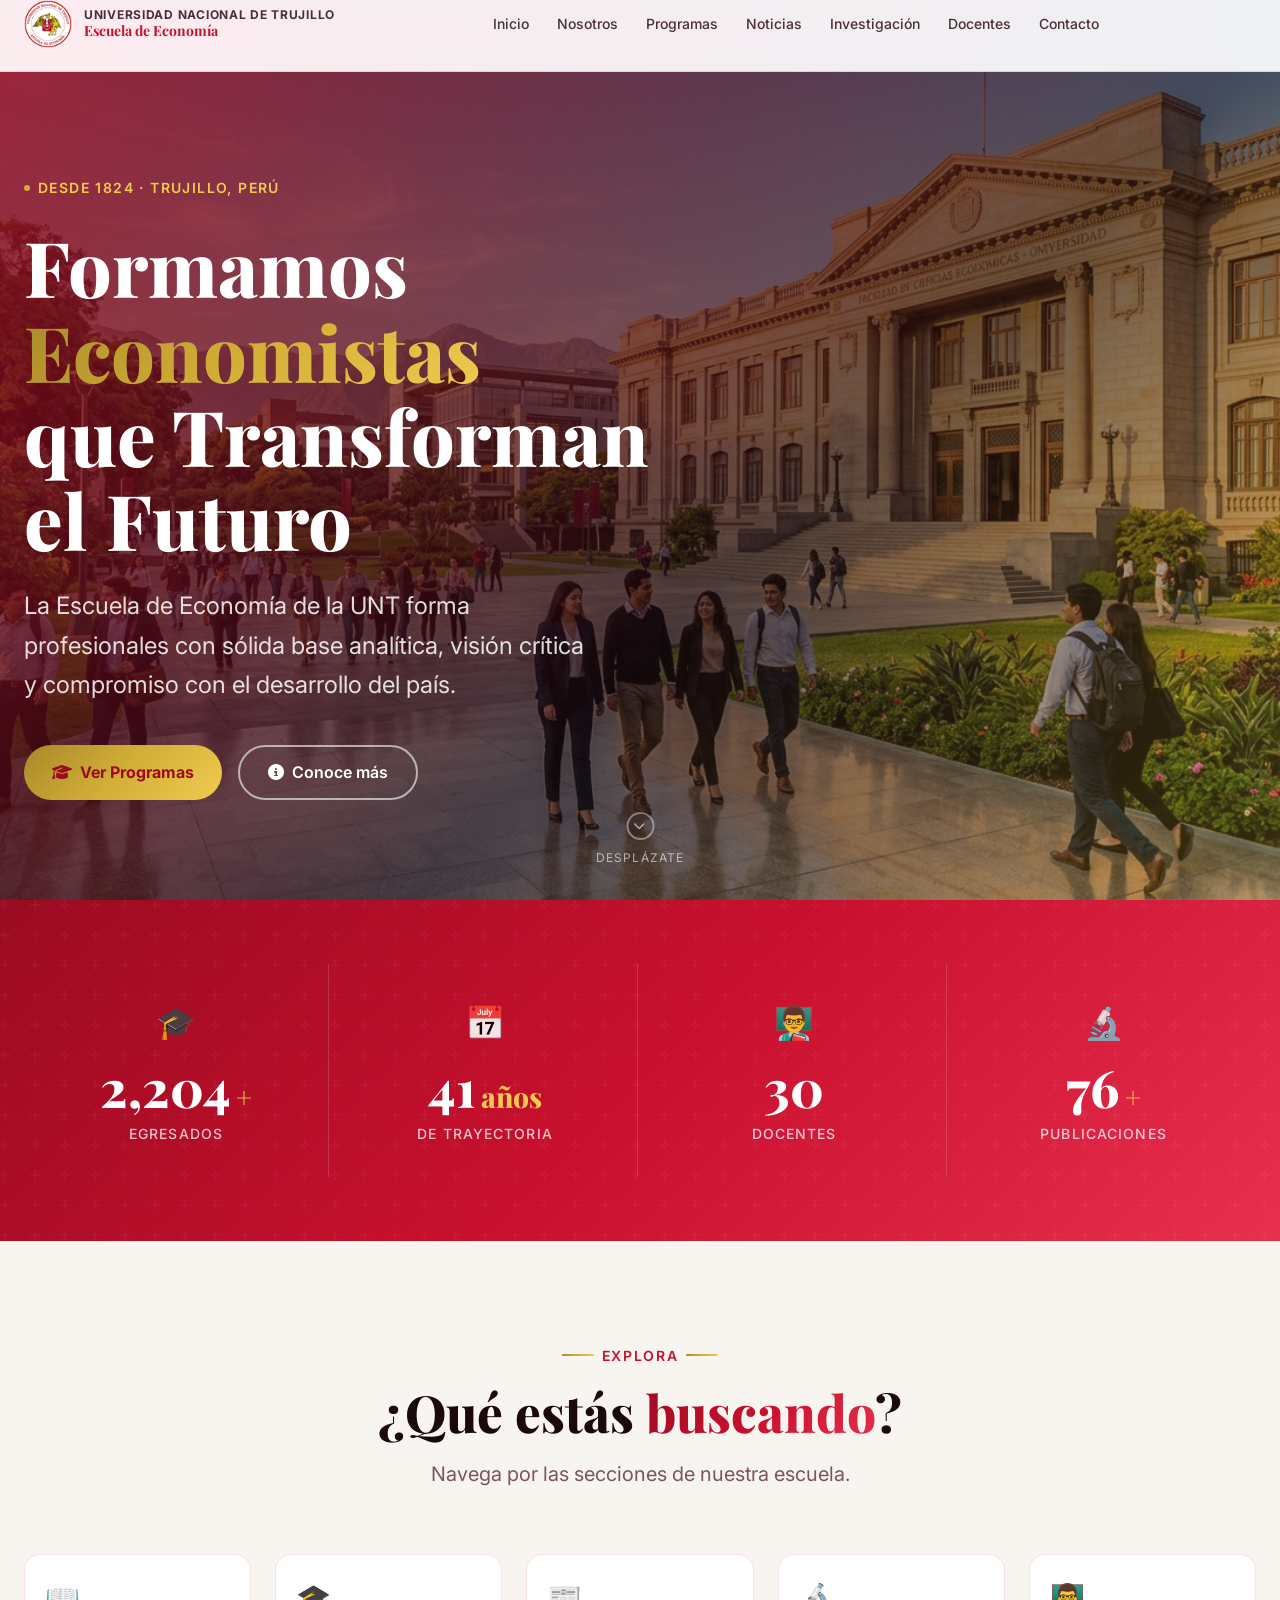
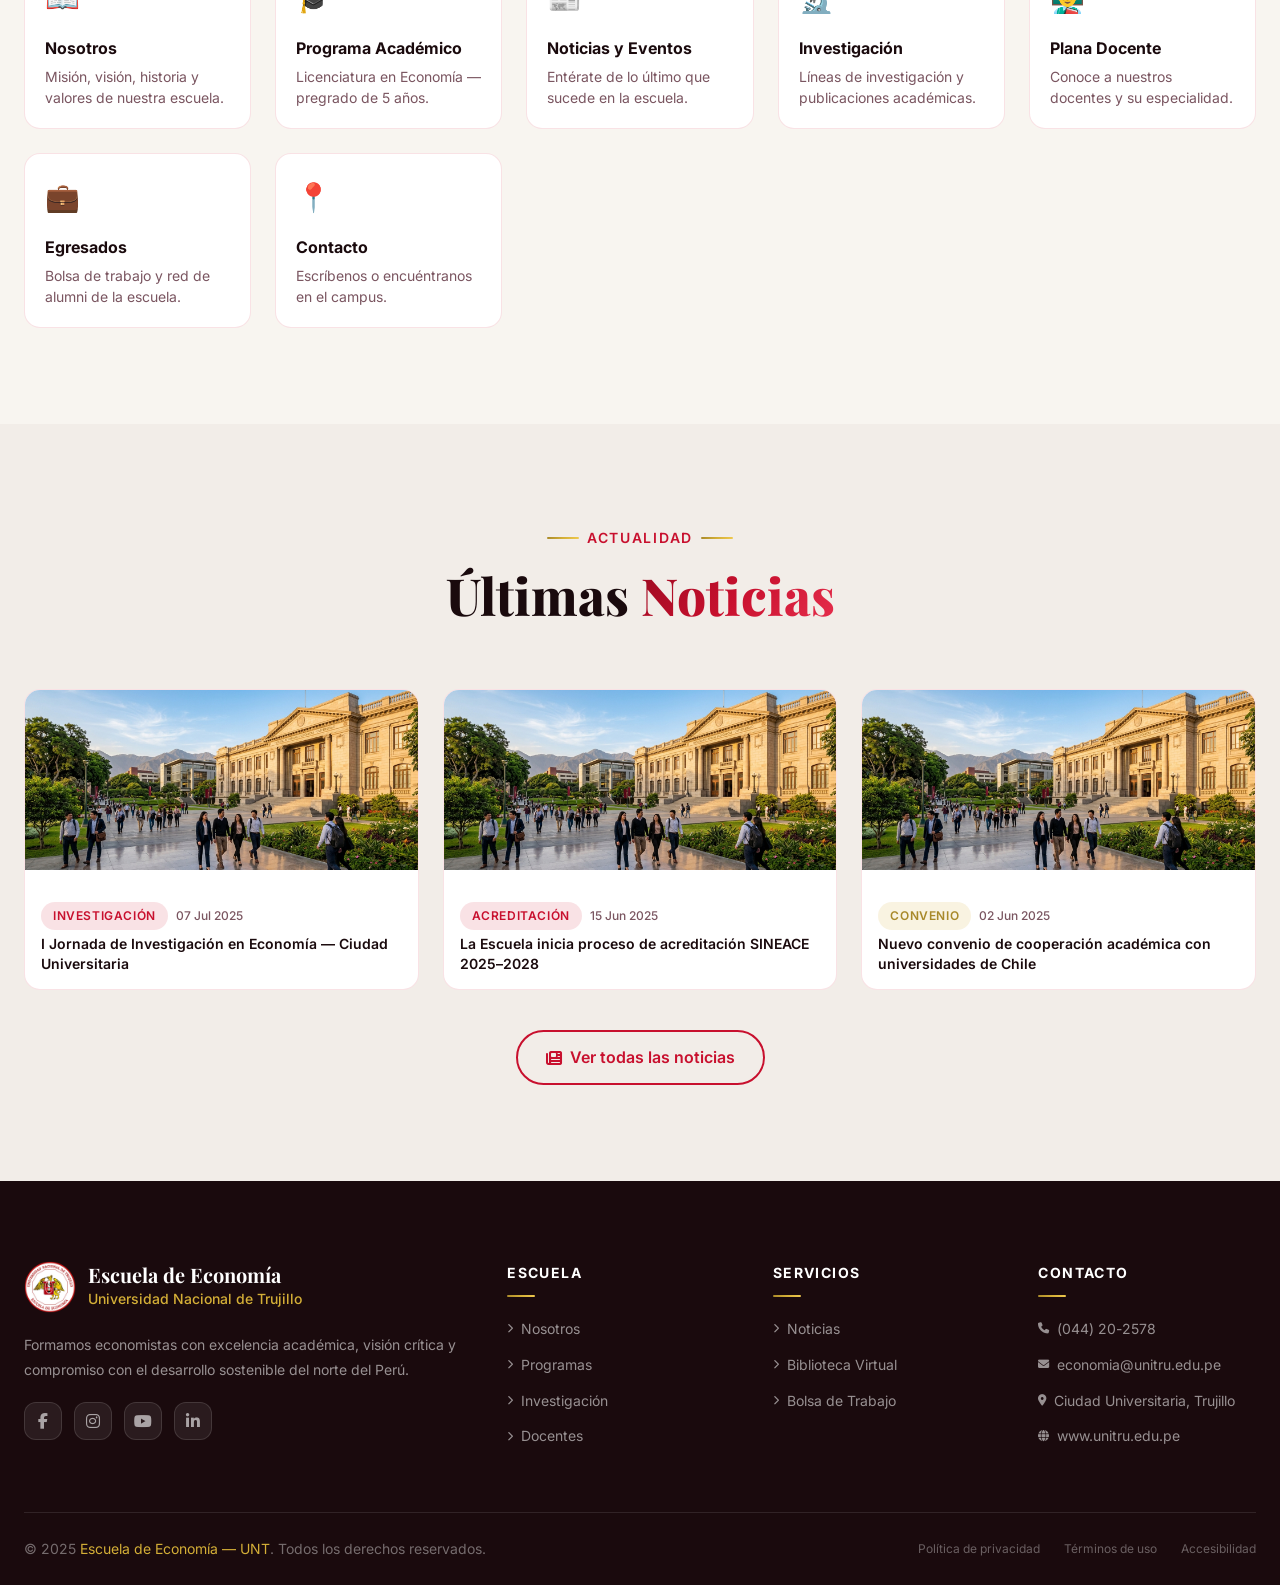
<file: index.html>
<!DOCTYPE html>
<html lang="es">
<head>
  <meta charset="UTF-8" />
  <meta name="viewport" content="width=device-width, initial-scale=1.0" />
  <meta name="description" content="Escuela Académico Profesional de Economía — Universidad Nacional de Trujillo. Formamos economistas líderes con visión crítica y compromiso social." />
  <title>Inicio — Escuela de Economía · UNT</title>
  <link rel="stylesheet" href="https://cdnjs.cloudflare.com/ajax/libs/font-awesome/6.5.0/css/all.min.css" />
  <link rel="stylesheet" href="css/reset.css" />
  <link rel="stylesheet" href="css/variables.css" />
  <link rel="stylesheet" href="css/theme.css" />
  <link rel="stylesheet" href="css/main.css" />
  <style>
    #back-to-top { position:fixed; bottom:2rem; right:2rem; width:48px; height:48px; border-radius:50%; background:var(--gradient-primary); color:#fff; display:flex; align-items:center; justify-content:center; font-size:1.2rem; box-shadow:var(--shadow-lg); cursor:pointer; opacity:0; transform:translateY(16px); transition:all var(--transition-base); z-index:900; border:none; }
    #back-to-top.visible { opacity:1; transform:translateY(0); }
    #back-to-top:hover { transform:translateY(-4px); box-shadow:var(--shadow-xl); }
    @keyframes bounceBtn { 0%{transform:scale(1)} 40%{transform:scale(1.25) rotate(20deg)} 100%{transform:scale(1) rotate(0deg)} }
    .bounce-anim { animation: bounceBtn 0.4s ease; }
  </style>
</head>
<body>

  <div id="navbar-container"></div>

  <main id="main-content">

    <!-- ══ HERO ══ -->
    <section id="inicio" class="hero" aria-label="Portada principal">
      <div class="hero__bg" role="img" aria-label="Campus UNT"></div>
      <div class="hero__overlay"></div>
      <div class="container">
        <div class="hero__content">
          <div class="hero__eyebrow">
            <span class="hero__eyebrow-dot"></span>
            Desde 1824 · Trujillo, Perú
          </div>
          <h1 class="hero__title">
            Formamos <span class="accent">Economistas</span><br/>
            que Transforman<br/>el Futuro
          </h1>
          <p class="hero__subtitle">
            La Escuela de Economía de la UNT forma profesionales con sólida base
            analítica, visión crítica y compromiso con el desarrollo del país.
          </p>
          <div class="hero__cta">
            <a href="programas.html" class="btn btn-accent" id="hero-cta-programas">
              <i class="fa-solid fa-graduation-cap"></i> Ver Programas
            </a>
            <a href="nosotros.html" class="btn btn-outline" id="hero-cta-nosotros" style="border-color:rgba(255,255,255,0.6);color:#fff;">
              <i class="fa-solid fa-circle-info"></i> Conoce más
            </a>
          </div>
        </div>
      </div>
      <div class="hero__scroll-hint" aria-hidden="true">
        <div class="hero__scroll-arrow"><i class="fa-solid fa-chevron-down" style="font-size:0.75rem;"></i></div>
        <span>Desplázate</span>
      </div>
    </section>

    <!-- ══ ESTADÍSTICAS ══ -->
    <section class="stats" aria-label="Estadísticas">
      <div class="container">
        <div class="stats__grid">
          <div class="stat-card reveal">
            <div class="stat-card__icon">🎓</div>
            <div class="stat-card__number"><span data-counter="3500">0</span><span class="suffix">+</span></div>
            <div class="stat-card__label">Egresados</div>
          </div>
          <div class="stat-card reveal reveal-delay-1">
            <div class="stat-card__icon">📅</div>
            <div class="stat-card__number"><span data-counter="65">0</span><span class="suffix">años</span></div>
            <div class="stat-card__label">De trayectoria</div>
          </div>
          <div class="stat-card reveal reveal-delay-2">
            <div class="stat-card__icon">👨‍🏫</div>
            <div class="stat-card__number"><span data-counter="48">0</span></div>
            <div class="stat-card__label">Docentes</div>
          </div>
          <div class="stat-card reveal reveal-delay-3">
            <div class="stat-card__icon">🔬</div>
            <div class="stat-card__number"><span data-counter="120">0</span><span class="suffix">+</span></div>
            <div class="stat-card__label">Publicaciones</div>
          </div>
        </div>
      </div>
    </section>

    <!-- ══ ACCESOS RÁPIDOS ══ -->
    <section class="section" aria-label="Accesos rápidos">
      <div class="container">
        <div class="section-header reveal">
          <div class="section-label">Explora</div>
          <h2 class="section-title">¿Qué estás <span>buscando</span>?</h2>
          <p class="section-subtitle">Navega por las secciones de nuestra escuela.</p>
        </div>
        <div style="display:grid; grid-template-columns:repeat(auto-fit,minmax(220px,1fr)); gap:var(--space-6);">

          <a href="nosotros.html" class="pillar-card reveal" id="quick-nosotros" style="text-decoration:none;">
            <div class="pillar-card__icon">📖</div>
            <div class="pillar-card__title">Nosotros</div>
            <div class="pillar-card__desc">Misión, visión, historia y valores de nuestra escuela.</div>
          </a>

          <a href="programas.html" class="pillar-card reveal reveal-delay-1" id="quick-programas" style="text-decoration:none;">
            <div class="pillar-card__icon">🎓</div>
            <div class="pillar-card__title">Programa Académico</div>
            <div class="pillar-card__desc">Licenciatura en Economía — pregrado de 5 años.</div>
          </a>

          <a href="noticias.html" class="pillar-card reveal reveal-delay-2" id="quick-noticias" style="text-decoration:none;">
            <div class="pillar-card__icon">📰</div>
            <div class="pillar-card__title">Noticias y Eventos</div>
            <div class="pillar-card__desc">Entérate de lo último que sucede en la escuela.</div>
          </a>

          <a href="investigacion.html" class="pillar-card reveal reveal-delay-3" id="quick-investigacion" style="text-decoration:none;">
            <div class="pillar-card__icon">🔬</div>
            <div class="pillar-card__title">Investigación</div>
            <div class="pillar-card__desc">Líneas de investigación y publicaciones académicas.</div>
          </a>

          <a href="docentes.html" class="pillar-card reveal reveal-delay-1" id="quick-docentes" style="text-decoration:none;">
            <div class="pillar-card__icon">👨‍🏫</div>
            <div class="pillar-card__title">Plana Docente</div>
            <div class="pillar-card__desc">Conoce a nuestros docentes y su especialidad.</div>
          </a>

          <a href="egresados.html" class="pillar-card reveal reveal-delay-2" id="quick-egresados" style="text-decoration:none;">
            <div class="pillar-card__icon">💼</div>
            <div class="pillar-card__title">Egresados</div>
            <div class="pillar-card__desc">Bolsa de trabajo y red de alumni de la escuela.</div>
          </a>

          <a href="contacto.html" class="pillar-card reveal reveal-delay-3" id="quick-contacto" style="text-decoration:none;">
            <div class="pillar-card__icon">📍</div>
            <div class="pillar-card__title">Contacto</div>
            <div class="pillar-card__desc">Escríbenos o encuéntranos en el campus.</div>
          </a>

        </div>
      </div>
    </section>

    <!-- ══ NOTICIAS DESTACADAS ══ -->
    <section class="section section--alt" aria-label="Últimas noticias">
      <div class="container">
        <div class="section-header reveal">
          <div class="section-label">Actualidad</div>
          <h2 class="section-title">Últimas <span>Noticias</span></h2>
        </div>
        <div style="display:grid; grid-template-columns:repeat(auto-fit,minmax(280px,1fr)); gap:var(--space-6);">
          <article class="news-item reveal" style="flex-direction:column;">
            <img src="assets/images/hero_campus.jpg" alt="Jornada de Investigación" class="news-item__img" style="width:100%;height:180px;" loading="lazy" />
            <div class="news-item__content" style="padding:var(--space-4);">
              <div class="news-item__meta"><span class="badge badge--primary">Investigación</span><span class="news-item__date">07 Jul 2025</span></div>
              <h3 class="news-item__title">I Jornada de Investigación en Economía — Ciudad Universitaria</h3>
            </div>
          </article>
          <article class="news-item reveal reveal-delay-1" style="flex-direction:column;">
            <img src="assets/images/hero_campus.jpg" alt="Acreditación" class="news-item__img" style="width:100%;height:180px;" loading="lazy" />
            <div class="news-item__content" style="padding:var(--space-4);">
              <div class="news-item__meta"><span class="badge badge--primary">Acreditación</span><span class="news-item__date">15 Jun 2025</span></div>
              <h3 class="news-item__title">La Escuela inicia proceso de acreditación SINEACE 2025–2028</h3>
            </div>
          </article>
          <article class="news-item reveal reveal-delay-2" style="flex-direction:column;">
            <img src="assets/images/hero_campus.jpg" alt="Convenio" class="news-item__img" style="width:100%;height:180px;" loading="lazy" />
            <div class="news-item__content" style="padding:var(--space-4);">
              <div class="news-item__meta"><span class="badge badge--accent">Convenio</span><span class="news-item__date">02 Jun 2025</span></div>
              <h3 class="news-item__title">Nuevo convenio de cooperación académica con universidades de Chile</h3>
            </div>
          </article>
        </div>
        <div style="text-align:center;margin-top:var(--space-10);" class="reveal">
          <a href="noticias.html" class="btn btn-outline" id="home-ver-noticias"><i class="fa-solid fa-newspaper"></i> Ver todas las noticias</a>
        </div>
      </div>
    </section>

  </main>

  <div id="footer-container"></div>

  <script src="js/components.js"></script>
  <script src="js/navbar.js" defer></script>
  <script src="js/animations.js" defer></script>
</body>
</html>
</file>
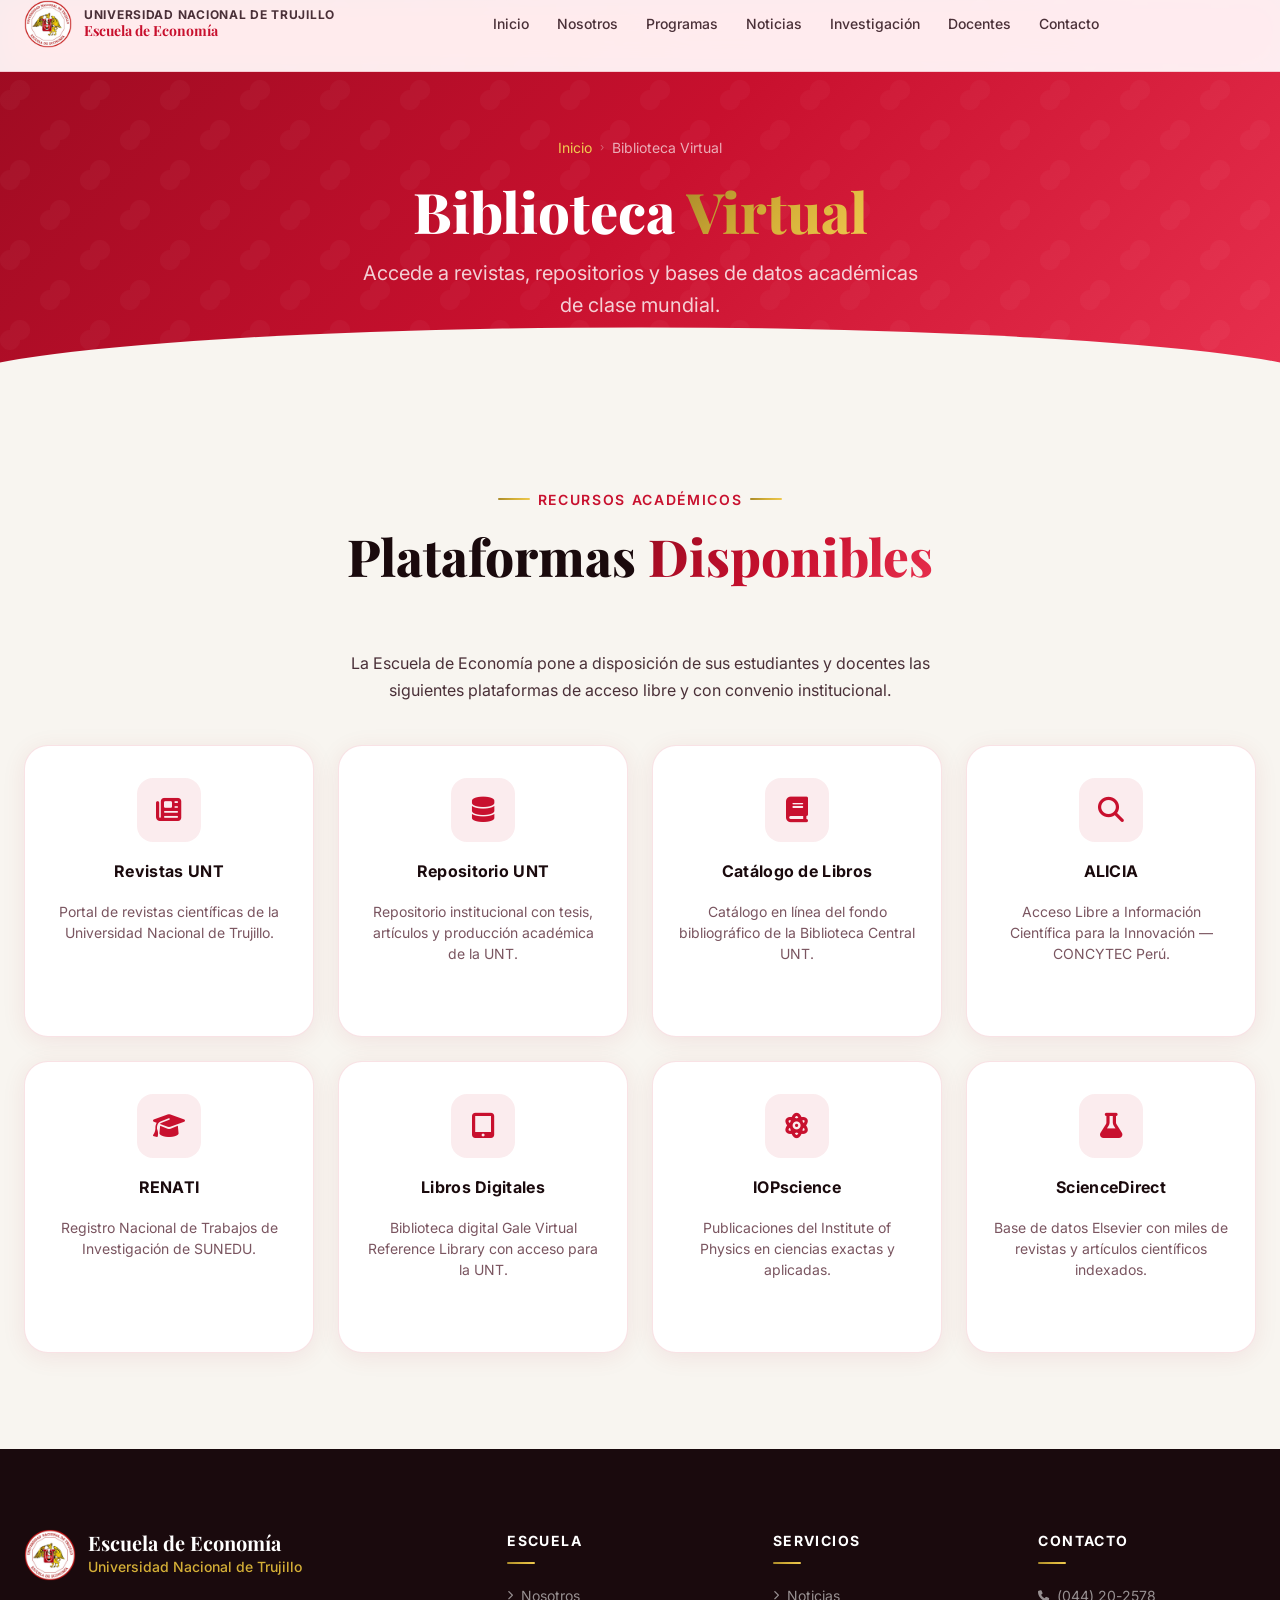
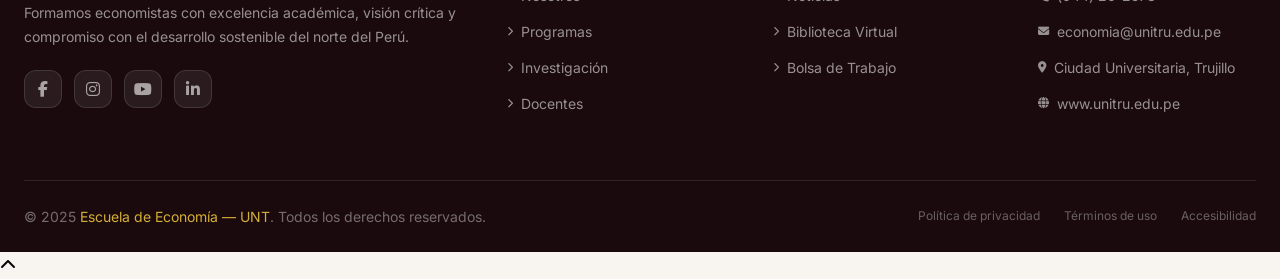
<file: biblioteca.html>
<!DOCTYPE html>
<html lang="es">
<head>
  <meta charset="UTF-8" />
  <meta name="viewport" content="width=device-width, initial-scale=1.0" />
  <meta name="description" content="Biblioteca Virtual de la Escuela de Economía UNT — accede a revistas, repositorios, catálogos y bases de datos académicas." />
  <title>Biblioteca Virtual — Escuela de Economía · UNT</title>
  <link rel="stylesheet" href="https://cdnjs.cloudflare.com/ajax/libs/font-awesome/6.5.0/css/all.min.css" />
  <link rel="stylesheet" href="css/reset.css" />
  <link rel="stylesheet" href="css/variables.css" />
  <link rel="stylesheet" href="css/theme.css" />
  <link rel="stylesheet" href="css/main.css" />
  <link rel="stylesheet" href="css/pages.css" />
  <style>
    .bib-grid {
      display: grid;
      grid-template-columns: repeat(4, 1fr);
      gap: var(--space-6);
      margin-top: var(--space-10);
    }
    @media(max-width: 1024px) { .bib-grid { grid-template-columns: repeat(3, 1fr); } }
    @media(max-width: 640px)  { .bib-grid { grid-template-columns: repeat(2, 1fr); } }

    .bib-card {
      background: var(--clr-surface);
      border: 1px solid var(--clr-border);
      border-radius: var(--radius-xl);
      padding: var(--space-8) var(--space-6);
      display: flex;
      flex-direction: column;
      align-items: center;
      gap: var(--space-4);
      text-align: center;
      text-decoration: none;
      color: var(--clr-text);
      box-shadow: var(--shadow-card);
      transition: all var(--transition-base);
      position: relative;
      overflow: hidden;
    }
    .bib-card::before {
      content: '';
      position: absolute;
      inset: 0;
      background: var(--gradient-primary);
      opacity: 0;
      transition: opacity var(--transition-base);
    }
    .bib-card:hover {
      transform: translateY(-6px);
      box-shadow: 0 16px 48px rgba(200,16,46,0.18);
      border-color: var(--clr-primary);
    }
    .bib-card:hover::before { opacity: 0.04; }
    .bib-card:hover .bib-card__icon { background: var(--gradient-primary); color: #fff; }
    .bib-card:hover .bib-card__name { color: var(--clr-primary); }

    .bib-card__icon {
      width: 64px;
      height: 64px;
      border-radius: var(--radius-lg);
      background: rgba(200,16,46,0.08);
      color: var(--clr-primary);
      display: flex;
      align-items: center;
      justify-content: center;
      font-size: 1.6rem;
      transition: all var(--transition-base);
      position: relative;
      z-index: 1;
    }
    .bib-card__name {
      font-size: var(--text-base);
      font-weight: 700;
      letter-spacing: 0.02em;
      transition: color var(--transition-base);
      position: relative;
      z-index: 1;
    }
    .bib-card__desc {
      font-size: var(--text-sm);
      color: var(--clr-text-muted);
      line-height: 1.5;
      position: relative;
      z-index: 1;
    }
    .bib-card__arrow {
      margin-top: auto;
      font-size: var(--text-sm);
      color: var(--clr-primary);
      font-weight: 600;
      display: flex;
      align-items: center;
      gap: var(--space-1);
      position: relative;
      z-index: 1;
      opacity: 0;
      transform: translateY(4px);
      transition: all var(--transition-base);
    }
    .bib-card:hover .bib-card__arrow {
      opacity: 1;
      transform: translateY(0);
    }

    .bib-intro {
      max-width: 640px;
      margin: 0 auto;
      text-align: center;
      color: var(--clr-text-secondary);
      font-size: var(--text-base);
      line-height: 1.7;
      margin-top: var(--space-4);
    }
  </style>
</head>
<body>
  <div id="navbar-container"></div>

  <main id="main-content">

    <div class="page-hero" aria-label="Biblioteca Virtual">
      <div class="container">
        <div class="page-hero__content">
          <nav class="page-hero__breadcrumb" aria-label="Miga de pan">
            <a href="index.html">Inicio</a>
            <span class="page-hero__breadcrumb-sep">›</span>
            <span>Biblioteca Virtual</span>
          </nav>
          <h1 class="page-hero__title">Biblioteca <span>Virtual</span></h1>
          <p class="page-hero__subtitle">Accede a revistas, repositorios y bases de datos académicas de clase mundial.</p>
        </div>
      </div>
    </div>

    <section class="section" aria-labelledby="bib-title">
      <div class="container">

        <div class="section-header reveal">
          <div class="section-label">Recursos Académicos</div>
          <h2 id="bib-title" class="section-title">Plataformas <span>Disponibles</span></h2>
        </div>

        <p class="bib-intro reveal">
          La Escuela de Economía pone a disposición de sus estudiantes y docentes las siguientes
          plataformas de acceso libre y con convenio institucional.
        </p>

        <div class="bib-grid">

          <a href="https://revistas.unitru.edu.pe/" target="_blank" rel="noopener"
             class="bib-card reveal" id="bib-revistas">
            <div class="bib-card__icon"><i class="fa-solid fa-newspaper"></i></div>
            <div class="bib-card__name">Revistas UNT</div>
            <div class="bib-card__desc">Portal de revistas científicas de la Universidad Nacional de Trujillo.</div>
            <div class="bib-card__arrow">Acceder <i class="fa-solid fa-arrow-right"></i></div>
          </a>

          <a href="https://repositorio.unitru.edu.pe/home/" target="_blank" rel="noopener"
             class="bib-card reveal reveal-delay-1" id="bib-repositorio">
            <div class="bib-card__icon"><i class="fa-solid fa-database"></i></div>
            <div class="bib-card__name">Repositorio UNT</div>
            <div class="bib-card__desc">Repositorio institucional con tesis, artículos y producción académica de la UNT.</div>
            <div class="bib-card__arrow">Acceder <i class="fa-solid fa-arrow-right"></i></div>
          </a>

          <a href="http://biblioteca.unitru.edu.pe/" target="_blank" rel="noopener"
             class="bib-card reveal reveal-delay-2" id="bib-catalogo">
            <div class="bib-card__icon"><i class="fa-solid fa-book"></i></div>
            <div class="bib-card__name">Catálogo de Libros</div>
            <div class="bib-card__desc">Catálogo en línea del fondo bibliográfico de la Biblioteca Central UNT.</div>
            <div class="bib-card__arrow">Acceder <i class="fa-solid fa-arrow-right"></i></div>
          </a>

          <a href="https://alicia.concytec.gob.pe/vufind/" target="_blank" rel="noopener"
             class="bib-card reveal reveal-delay-3" id="bib-alicia">
            <div class="bib-card__icon"><i class="fa-solid fa-magnifying-glass"></i></div>
            <div class="bib-card__name">ALICIA</div>
            <div class="bib-card__desc">Acceso Libre a Información Científica para la Innovación — CONCYTEC Perú.</div>
            <div class="bib-card__arrow">Acceder <i class="fa-solid fa-arrow-right"></i></div>
          </a>

          <a href="http://renati.sunedu.gob.pe/" target="_blank" rel="noopener"
             class="bib-card reveal" id="bib-renati">
            <div class="bib-card__icon"><i class="fa-solid fa-graduation-cap"></i></div>
            <div class="bib-card__name">RENATI</div>
            <div class="bib-card__desc">Registro Nacional de Trabajos de Investigación de SUNEDU.</div>
            <div class="bib-card__arrow">Acceder <i class="fa-solid fa-arrow-right"></i></div>
          </a>

          <a href="http://infotrac.galegroup.com/itweb/unt?db=GVRL-0" target="_blank" rel="noopener"
             class="bib-card reveal reveal-delay-1" id="bib-libros-digitales">
            <div class="bib-card__icon"><i class="fa-solid fa-tablet-screen-button"></i></div>
            <div class="bib-card__name">Libros Digitales</div>
            <div class="bib-card__desc">Biblioteca digital Gale Virtual Reference Library con acceso para la UNT.</div>
            <div class="bib-card__arrow">Acceder <i class="fa-solid fa-arrow-right"></i></div>
          </a>

          <a href="https://iopscience.iop.org/" target="_blank" rel="noopener"
             class="bib-card reveal reveal-delay-2" id="bib-iopscience">
            <div class="bib-card__icon"><i class="fa-solid fa-atom"></i></div>
            <div class="bib-card__name">IOPscience</div>
            <div class="bib-card__desc">Publicaciones del Institute of Physics en ciencias exactas y aplicadas.</div>
            <div class="bib-card__arrow">Acceder <i class="fa-solid fa-arrow-right"></i></div>
          </a>

          <a href="https://www.sciencedirect.com/" target="_blank" rel="noopener"
             class="bib-card reveal reveal-delay-3" id="bib-sciencedirect">
            <div class="bib-card__icon"><i class="fa-solid fa-flask"></i></div>
            <div class="bib-card__name">ScienceDirect</div>
            <div class="bib-card__desc">Base de datos Elsevier con miles de revistas y artículos científicos indexados.</div>
            <div class="bib-card__arrow">Acceder <i class="fa-solid fa-arrow-right"></i></div>
          </a>

        </div>
      </div>
    </section>

  </main>

  <div id="footer-container"></div>
  <script src="js/components.js"></script>
  <script src="js/navbar.js" defer></script>
  <script src="js/animations.js" defer></script>
</body>
</html>
</file>
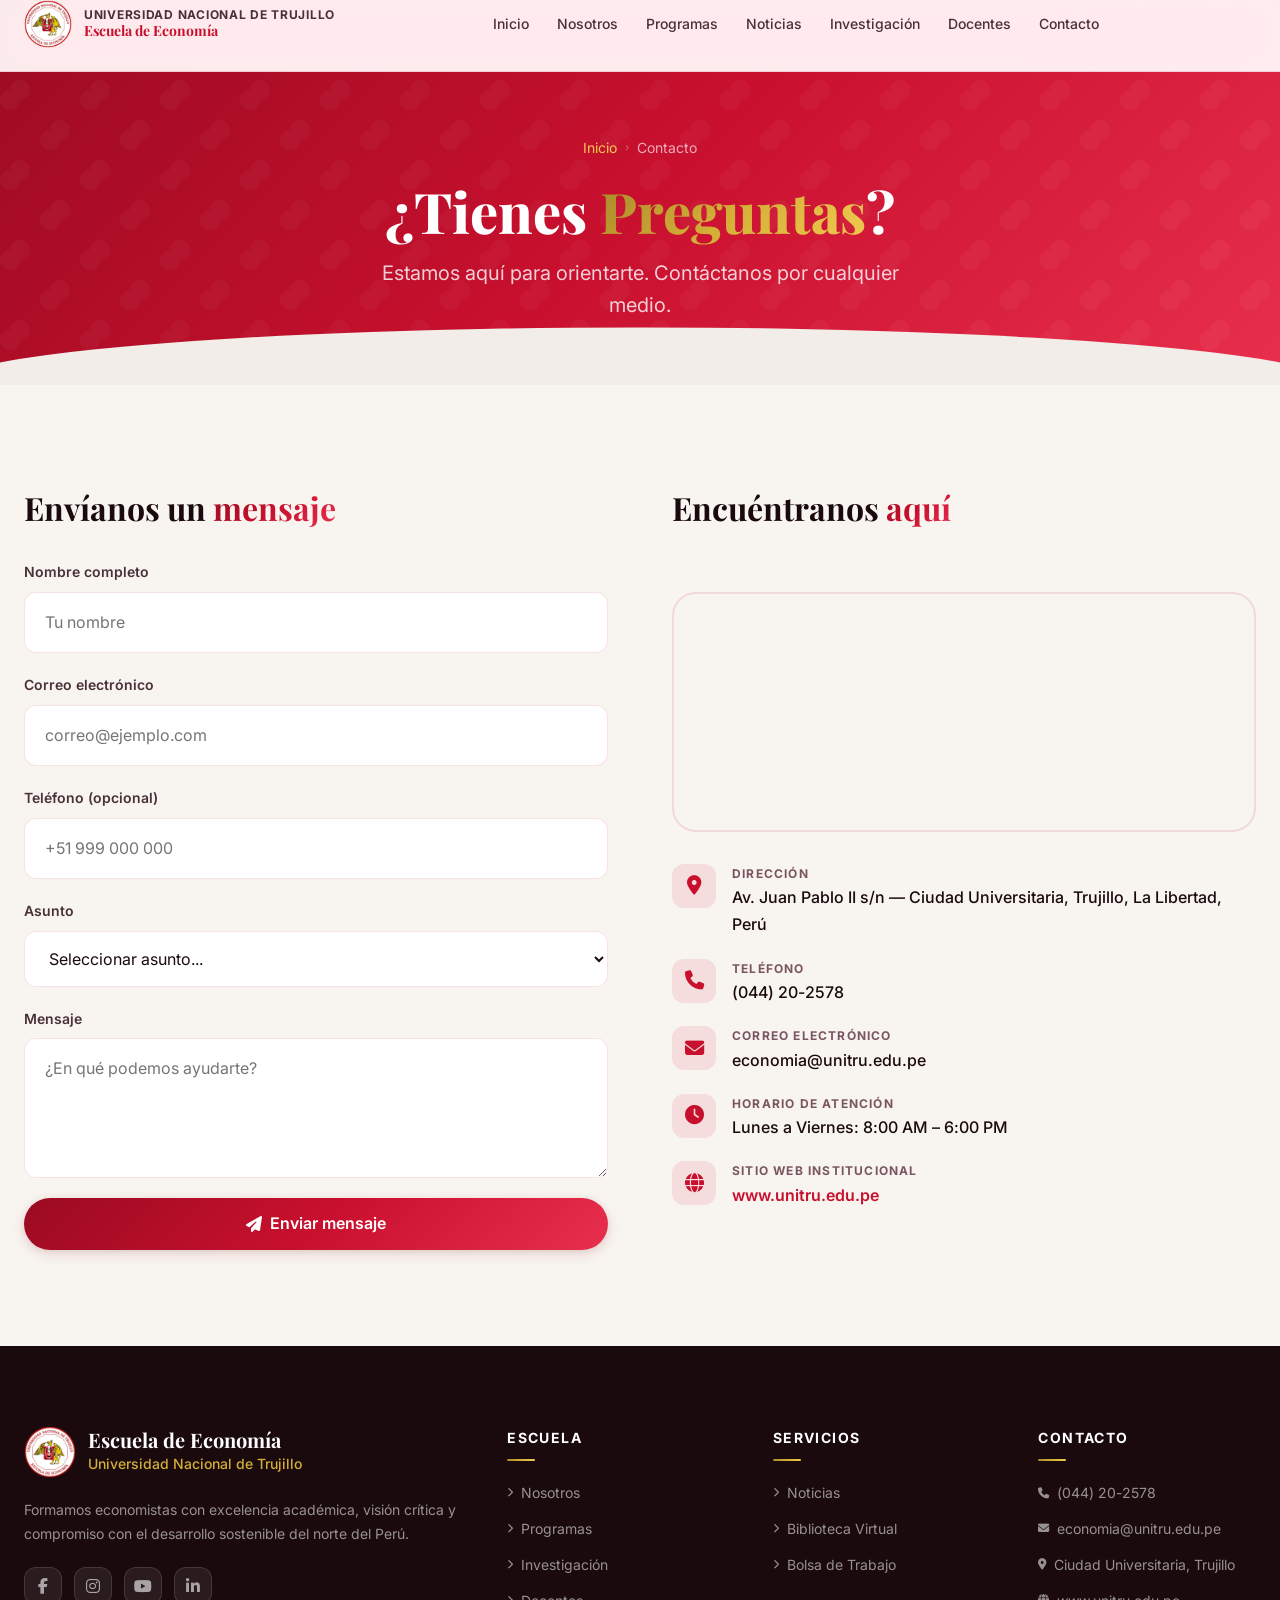
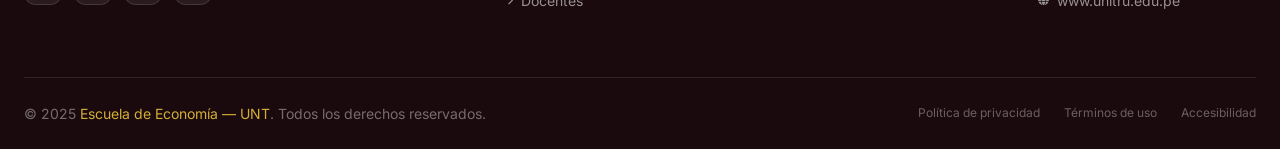
<file: contacto.html>
﻿<!DOCTYPE html>
<html lang="es">
<head>
  <meta charset="UTF-8" />
  <meta name="viewport" content="width=device-width, initial-scale=1.0" />
  <meta name="description" content="Contáctanos — Escuela de Economía UNT. Dirección, teléfono, correo y formulario de contacto." />
  <title>Contacto — Escuela de Economía · UNT</title>
  <link rel="stylesheet" href="https://cdnjs.cloudflare.com/ajax/libs/font-awesome/6.5.0/css/all.min.css" />
  <link rel="stylesheet" href="css/reset.css" />
  <link rel="stylesheet" href="css/variables.css" />
  <link rel="stylesheet" href="css/theme.css" />
  <link rel="stylesheet" href="css/main.css" />
  <link rel="stylesheet" href="css/pages.css" />
  <style>
    #back-to-top{position:fixed;bottom:2rem;right:2rem;width:48px;height:48px;border-radius:50%;background:var(--gradient-primary);color:#fff;display:flex;align-items:center;justify-content:center;font-size:1.2rem;box-shadow:var(--shadow-lg);cursor:pointer;opacity:0;transform:translateY(16px);transition:all var(--transition-base);z-index:900;border:none;}
    #back-to-top.visible{opacity:1;transform:translateY(0);}
    #back-to-top:hover{transform:translateY(-4px);}
    @keyframes bounceBtn{0%{transform:scale(1)}40%{transform:scale(1.25) rotate(20deg)}100%{transform:scale(1) rotate(0deg)}}
    .bounce-anim{animation:bounceBtn 0.4s ease;}
  </style>
</head>
<body>
  <div id="navbar-container"></div>

  <main id="main-content">

    <div class="page-hero page-hero--alt" aria-label="Contacto">
      <div class="container">
        <div class="page-hero__content">
          <nav class="page-hero__breadcrumb" aria-label="Miga de pan">
            <a href="index.html">Inicio</a>
            <span class="page-hero__breadcrumb-sep">›</span>
            <span>Contacto</span>
          </nav>
          <h1 class="page-hero__title">¿Tienes <span>Preguntas</span>?</h1>
          <p class="page-hero__subtitle">Estamos aquí para orientarte. Contáctanos por cualquier medio.</p>
        </div>
      </div>
    </div>

    <section class="section" aria-labelledby="contacto-title">
      <div class="container">
        <h2 id="contacto-title" class="sr-only">Formulario de contacto</h2>
        <div class="contact__grid">

          <!-- Formulario -->
          <div class="reveal">
            <h3 style="font-family:var(--font-display);font-size:var(--text-2xl);font-weight:700;margin-bottom:var(--space-6);color:var(--clr-text);">Envíanos un <span style="background:var(--gradient-primary);-webkit-background-clip:text;-webkit-text-fill-color:transparent;background-clip:text;">mensaje</span></h3>
            <form id="contact-form" class="contact-form" novalidate>
              <div class="form-group">
                <label for="contact-name">Nombre completo</label>
                <input type="text" id="contact-name" name="name" placeholder="Tu nombre" required />
              </div>
              <div class="form-group">
                <label for="contact-email">Correo electrónico</label>
                <input type="email" id="contact-email" name="email" placeholder="correo@ejemplo.com" required />
              </div>
              <div class="form-group">
                <label for="contact-phone">Teléfono (opcional)</label>
                <input type="tel" id="contact-phone" name="phone" placeholder="+51 999 000 000" />
              </div>
              <div class="form-group">
                <label for="contact-subject">Asunto</label>
                <select id="contact-subject" name="subject">
                  <option value="">Seleccionar asunto...</option>
                  <option value="admision">Admisión a pregrado</option>
                  <option value="posgrado">Admisión a posgrado</option>
                  <option value="investigacion">Investigación y publicaciones</option>
                  <option value="egresados">Egresados / Bolsa de trabajo</option>
                  <option value="bolsa-empresa">Publicar vacante laboral</option>
                  <option value="convenio">Convenios institucionales</option>
                  <option value="otro">Otro</option>
                </select>
              </div>
              <div class="form-group">
                <label for="contact-message">Mensaje</label>
                <textarea id="contact-message" name="message" placeholder="¿En qué podemos ayudarte?" required></textarea>
              </div>
              <button type="submit" class="btn btn-primary" id="contact-submit" style="width:100%;justify-content:center;">
                <i class="fa-solid fa-paper-plane"></i> Enviar mensaje
              </button>
            </form>
          </div>

          <!-- Info y mapa -->
          <div class="contact-info reveal reveal-delay-2">
            <h3 style="font-family:var(--font-display);font-size:var(--text-2xl);font-weight:700;margin-bottom:var(--space-6);color:var(--clr-text);">Encuéntranos <span style="background:var(--gradient-primary);-webkit-background-clip:text;-webkit-text-fill-color:transparent;background-clip:text;">aquí</span></h3>

            <div class="contact-info__map">
              <iframe
                src="https://www.google.com/maps/embed?pb=!1m18!1m12!1m3!1d3949.761834870339!2d-79.04455!3d-8.10956!2m3!1f0!2f0!3f0!3m2!1i1024!2i768!4f13.1!3m3!1m2!1s0x91ad3d8a5c1d18bf%3A0x8b88e8e8e8e8e8e8!2sUniversidad%20Nacional%20de%20Trujillo!5e0!3m2!1ses!2spe!4v1234567890"
                title="Mapa Universidad Nacional de Trujillo"
                loading="lazy"
                referrerpolicy="no-referrer-when-downgrade"
              ></iframe>
            </div>

            <div style="display:flex;flex-direction:column;gap:var(--space-5);">
              <div class="contact-detail">
                <div class="contact-detail__icon"><i class="fa-solid fa-location-dot"></i></div>
                <div>
                  <div class="contact-detail__label">Dirección</div>
                  <div class="contact-detail__value">Av. Juan Pablo II s/n — Ciudad Universitaria, Trujillo, La Libertad, Perú</div>
                </div>
              </div>
              <div class="contact-detail">
                <div class="contact-detail__icon"><i class="fa-solid fa-phone"></i></div>
                <div>
                  <div class="contact-detail__label">Teléfono</div>
                  <div class="contact-detail__value">(044) 20-2578</div>
                </div>
              </div>
              <div class="contact-detail">
                <div class="contact-detail__icon"><i class="fa-solid fa-envelope"></i></div>
                <div>
                  <div class="contact-detail__label">Correo electrónico</div>
                  <div class="contact-detail__value">economia@unitru.edu.pe</div>
                </div>
              </div>
              <div class="contact-detail">
                <div class="contact-detail__icon"><i class="fa-solid fa-clock"></i></div>
                <div>
                  <div class="contact-detail__label">Horario de atención</div>
                  <div class="contact-detail__value">Lunes a Viernes: 8:00 AM – 6:00 PM</div>
                </div>
              </div>
              <div class="contact-detail">
                <div class="contact-detail__icon"><i class="fa-solid fa-globe"></i></div>
                <div>
                  <div class="contact-detail__label">Sitio web institucional</div>
                  <div class="contact-detail__value"><a href="https://www.unitru.edu.pe" target="_blank" rel="noopener" style="color:var(--clr-primary);font-weight:600;">www.unitru.edu.pe</a></div>
                </div>
              </div>
            </div>
          </div>

        </div>
      </div>
    </section>

  </main>

  <div id="footer-container"></div>
  <script src="js/components.js"></script>
  <script src="js/navbar.js" defer></script>
  <script src="js/animations.js" defer></script>
</body>
</html>
</file>
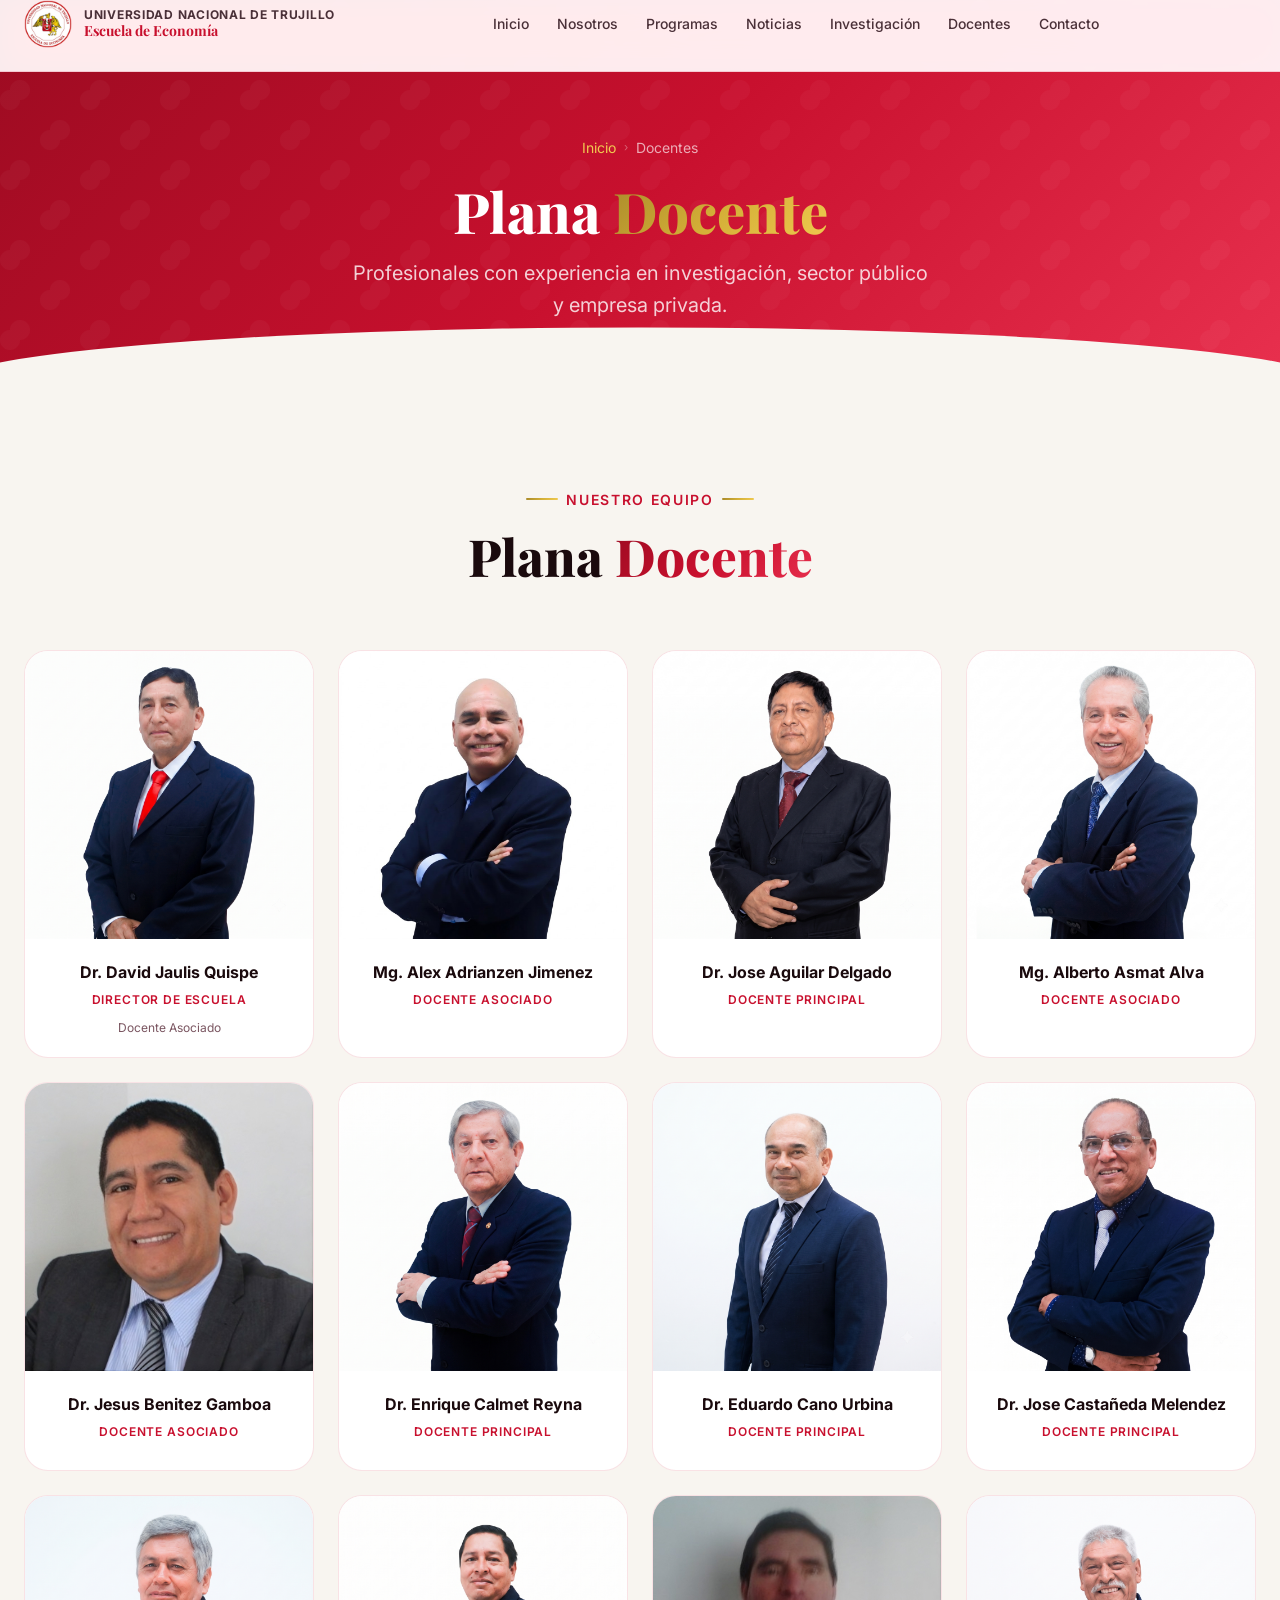
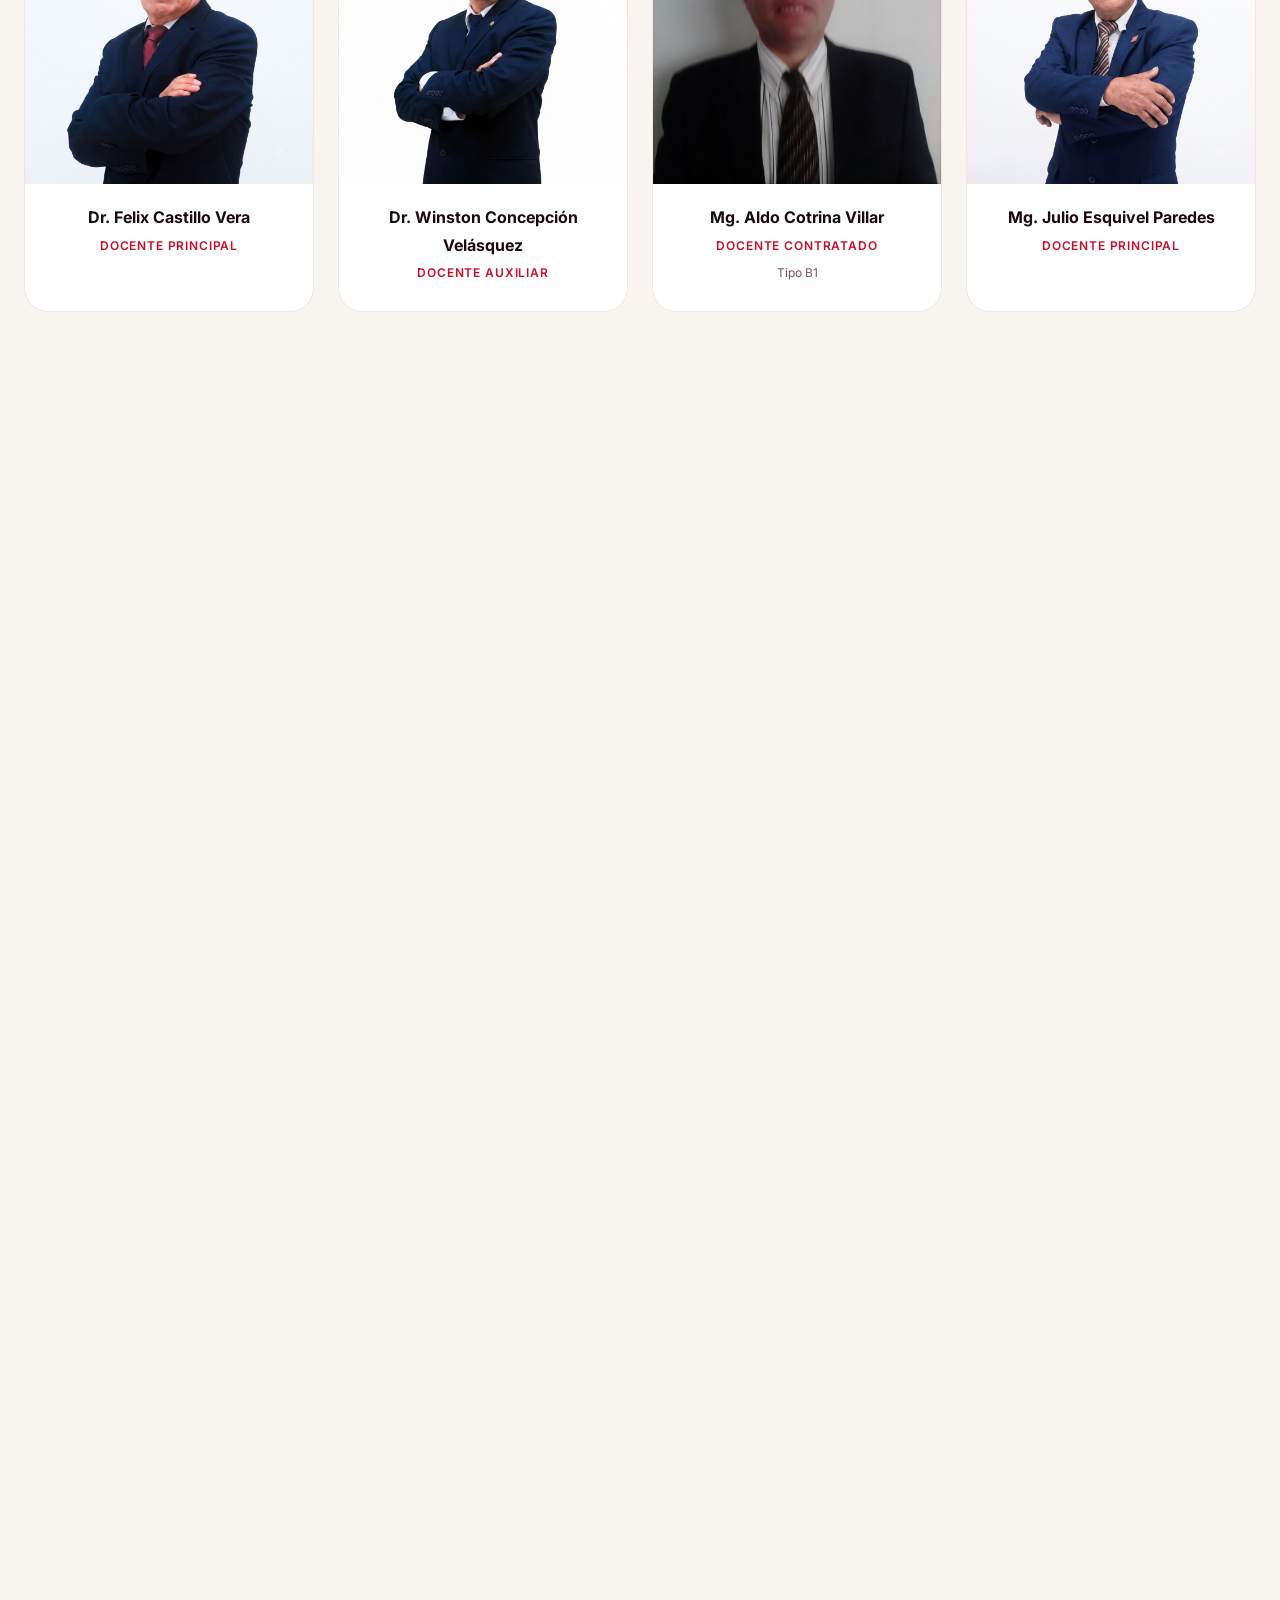
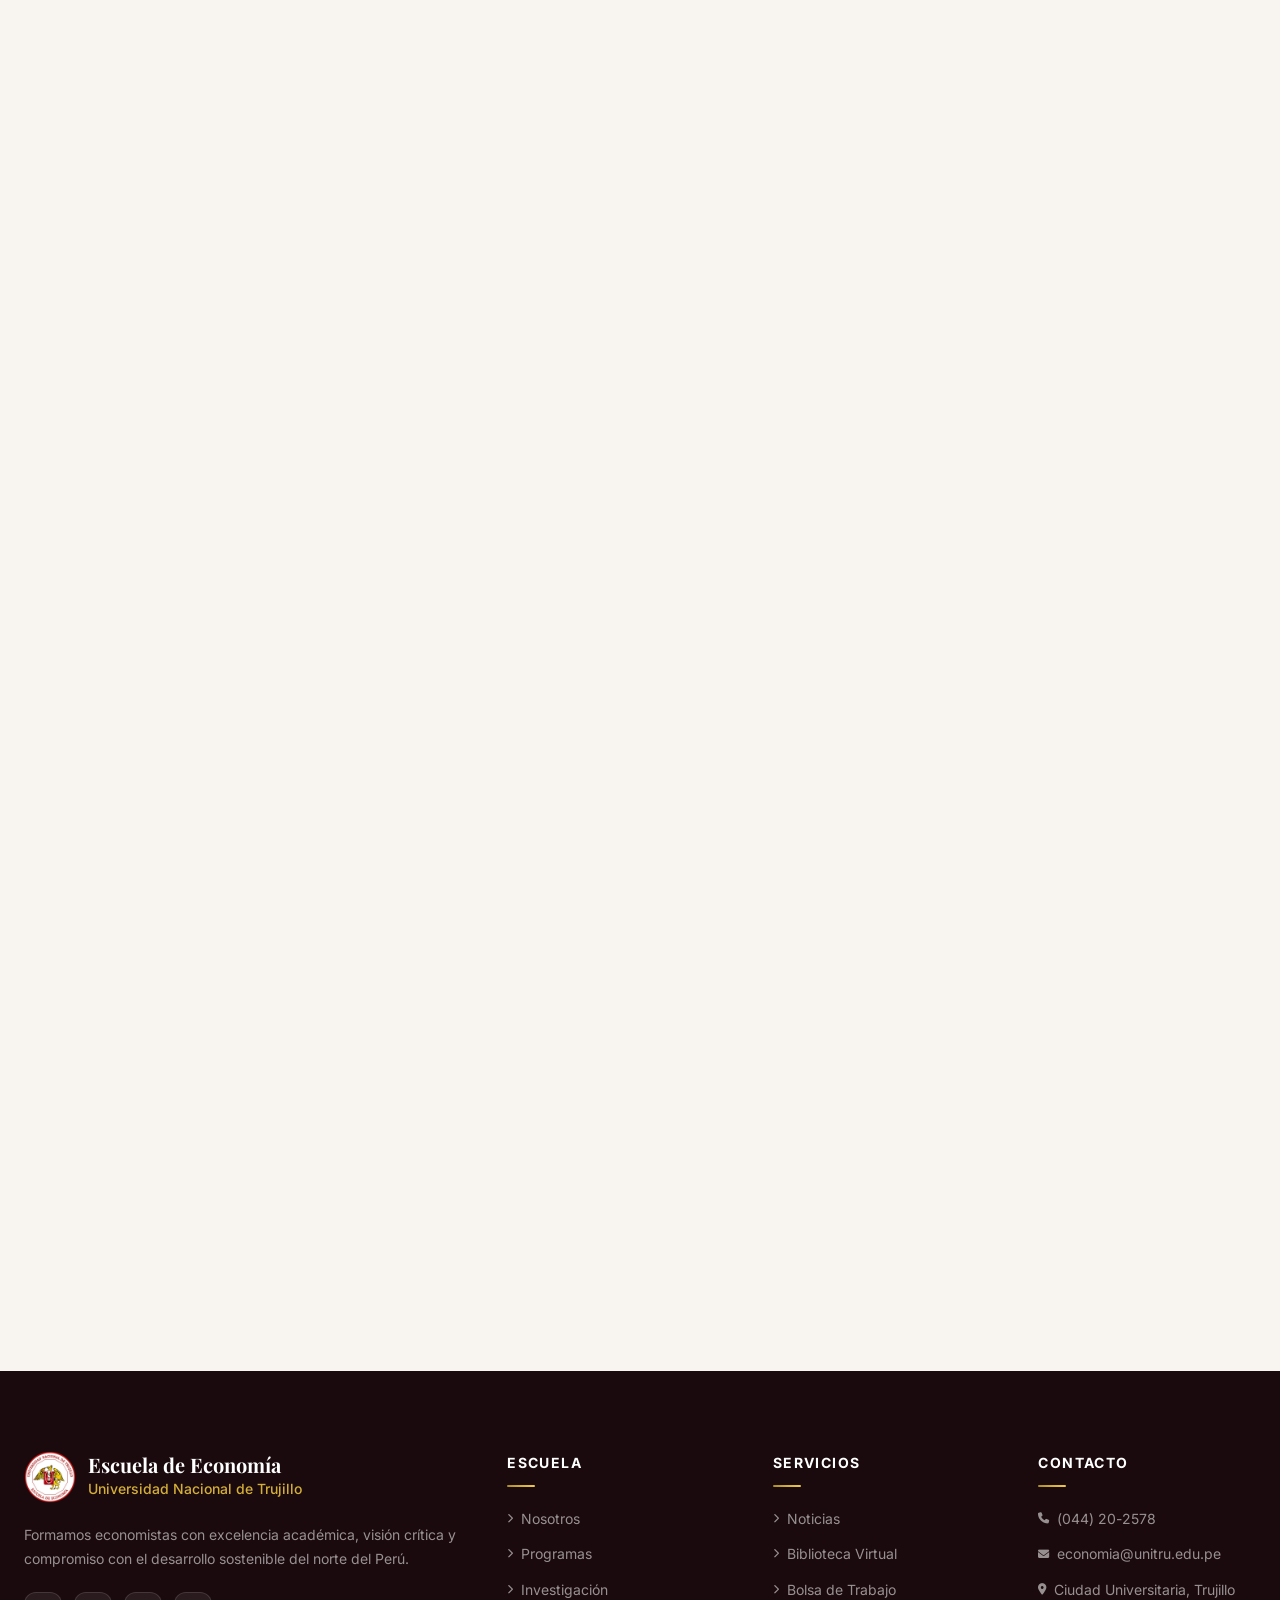
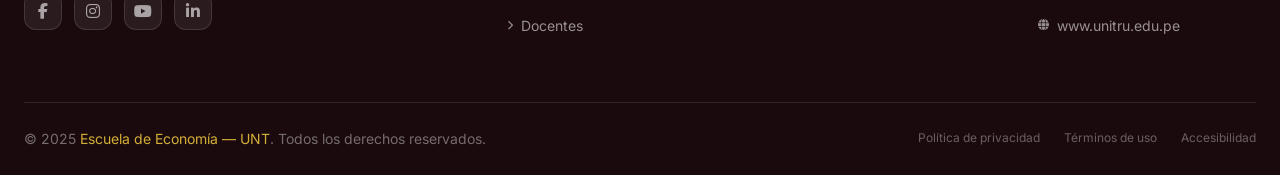
<file: docentes.html>
<!DOCTYPE html>
<html lang="es">
<head>
  <meta charset="UTF-8" />
  <meta name="viewport" content="width=device-width, initial-scale=1.0" />
  <meta name="description" content="Plana docente de la Escuela de Economía UNT — profesores con trayectoria en investigación, sector público y empresa privada." />
  <title>Docentes — Escuela de Economía · UNT</title>
  <link rel="stylesheet" href="https://cdnjs.cloudflare.com/ajax/libs/font-awesome/6.5.0/css/all.min.css" />
  <link rel="stylesheet" href="css/reset.css" />
  <link rel="stylesheet" href="css/variables.css" />
  <link rel="stylesheet" href="css/theme.css" />
  <link rel="stylesheet" href="css/main.css" />
  <link rel="stylesheet" href="css/pages.css" />
  <style>
    #back-to-top{position:fixed;bottom:2rem;right:2rem;width:48px;height:48px;border-radius:50%;background:var(--gradient-primary);color:#fff;display:flex;align-items:center;justify-content:center;font-size:1.2rem;box-shadow:var(--shadow-lg);cursor:pointer;opacity:0;transform:translateY(16px);transition:all var(--transition-base);z-index:900;border:none;}
    #back-to-top.visible{opacity:1;transform:translateY(0);}
    #back-to-top:hover{transform:translateY(-4px);}
    .faculty__grid--large { grid-template-columns: repeat(4,1fr); }
    @media(max-width:1024px){ .faculty__grid--large{ grid-template-columns:repeat(3,1fr); } }
    @media(max-width:640px){ .faculty__grid--large{ grid-template-columns:repeat(2,1fr); } }
  </style>
</head>
<body>
  <div id="navbar-container"></div>

  <main id="main-content">

    <div class="page-hero" aria-label="Plana Docente">
      <div class="container">
        <div class="page-hero__content">
          <nav class="page-hero__breadcrumb" aria-label="Miga de pan">
            <a href="index.html">Inicio</a>
            <span class="page-hero__breadcrumb-sep">›</span>
            <span>Docentes</span>
          </nav>
          <h1 class="page-hero__title">Plana <span>Docente</span></h1>
          <p class="page-hero__subtitle">Profesionales con experiencia en investigación, sector público y empresa privada.</p>
        </div>
      </div>
    </div>

    <section class="section" aria-labelledby="doc-title">
      <div class="container">
        <div class="section-header reveal">
          <div class="section-label">Nuestro Equipo</div>
          <h2 id="doc-title" class="section-title">Plana <span>Docente</span></h2>
        </div>

        <div class="faculty__grid faculty__grid--large">

          <!-- 01 -->
          <div class="faculty-card reveal">
            <div class="faculty-card__img-wrap">
              <img src="assets/images/Jaulis.png" alt="David Jaulis Quispe" class="faculty-card__img" loading="lazy" />
              <div class="faculty-card__overlay">
                <a href="https://www.linkedin.com/in/david-jaulis-quispe-11a77932b" class="faculty-card__social-btn" aria-label="LinkedIn" id="d01-li"><i class="fab fa-linkedin-in"></i></a>
              </div>
            </div>
            <div class="faculty-card__info">
              <div class="faculty-card__name">Dr. David Jaulis Quispe</div>
              <div class="faculty-card__role">Director de Escuela</div>
              <div class="faculty-card__specialty">Docente Asociado</div>
            </div>
          </div>

          <!-- 02 -->
          <div class="faculty-card reveal reveal-delay-1">
            <div class="faculty-card__img-wrap">
              <img src="assets/images/Alex.jpeg" alt="Alex Adrianzen Jimenez" class="faculty-card__img" loading="lazy" />
              <div class="faculty-card__overlay">
                <a href="#" class="faculty-card__social-btn" aria-label="LinkedIn" id="d02-li"><i class="fab fa-linkedin-in"></i></a>
              </div>
            </div>
            <div class="faculty-card__info">
              <div class="faculty-card__name">Mg. Alex Adrianzen Jimenez</div>
              <div class="faculty-card__role">Docente Asociado</div>
            </div>
          </div>

          <!-- 03 -->
          <div class="faculty-card reveal reveal-delay-2">
            <div class="faculty-card__img-wrap">
              <img src="assets/images/jose.png" alt="Jose Aguilar Delgado" class="faculty-card__img" loading="lazy" />
              <div class="faculty-card__overlay">
                <a href="https://www.linkedin.com/in/jose-luis-aguilar-delgado-35006b184" class="faculty-card__social-btn" aria-label="LinkedIn" id="d03-li"><i class="fab fa-linkedin-in"></i></a>
              </div>
            </div>
            <div class="faculty-card__info">
              <div class="faculty-card__name">Dr. Jose Aguilar Delgado</div>
              <div class="faculty-card__role">Docente Principal</div>
            </div>
          </div>

          <!-- 04 -->
          <div class="faculty-card reveal reveal-delay-3">
            <div class="faculty-card__img-wrap">
              <img src="assets/images/Asmat.png" alt="Alberto Asmat Alva" class="faculty-card__img" loading="lazy" />
              <div class="faculty-card__overlay">
                <a href="#" class="faculty-card__social-btn" aria-label="LinkedIn" id="d04-li"><i class="fab fa-linkedin-in"></i></a>
              </div>
            </div>
            <div class="faculty-card__info">
              <div class="faculty-card__name">Mg. Alberto Asmat Alva</div>
              <div class="faculty-card__role">Docente Asociado</div>
            </div>
          </div>

          <!-- 05 -->
          <div class="faculty-card reveal">
            <div class="faculty-card__img-wrap">
              <img src="assets/images/Benitez.jpeg" alt="Jesus Benitez Gamboa" class="faculty-card__img" loading="lazy" />
              <div class="faculty-card__overlay">
                <a href="https://www.linkedin.com/in/jesus-sigifredo-benitez-gamboa-44743729/" class="faculty-card__social-btn" aria-label="LinkedIn" id="d05-li"><i class="fab fa-linkedin-in"></i></a>
              </div>
            </div>
            <div class="faculty-card__info">
              <div class="faculty-card__name">Dr. Jesus Benitez Gamboa</div>
              <div class="faculty-card__role">Docente Asociado</div>
            </div>
          </div>

          <!-- 06 -->
          <div class="faculty-card reveal reveal-delay-1">
            <div class="faculty-card__img-wrap">
              <img src="assets/images/Calmet.png" alt="Enrique Calmet Reyna" class="faculty-card__img" loading="lazy" />
              <div class="faculty-card__overlay">
                <a href="#" class="faculty-card__social-btn" aria-label="LinkedIn" id="d06-li"><i class="fab fa-linkedin-in"></i></a>
              </div>
            </div>
            <div class="faculty-card__info">
              <div class="faculty-card__name">Dr. Enrique Calmet Reyna</div>
              <div class="faculty-card__role">Docente Principal</div>
            </div>
          </div>

          <!-- 07 -->
          <div class="faculty-card reveal reveal-delay-2">
            <div class="faculty-card__img-wrap">
              <img src="assets/images/Cano.png" alt="Eduardo Cano Urbina" class="faculty-card__img" loading="lazy" />
              <div class="faculty-card__overlay">
                <a href="https://www.linkedin.com/in/eduardo-andres-cano-urbina-410207217" class="faculty-card__social-btn" aria-label="LinkedIn" id="d07-li"><i class="fab fa-linkedin-in"></i></a>
              </div>
            </div>
            <div class="faculty-card__info">
              <div class="faculty-card__name">Dr. Eduardo Cano Urbina</div>
              <div class="faculty-card__role">Docente Principal</div>
            </div>
          </div>

          <!-- 08 -->
          <div class="faculty-card reveal reveal-delay-3">
            <div class="faculty-card__img-wrap">
              <img src="assets/images/Castañeda.png" alt="Jose Castañeda Melendez" class="faculty-card__img" loading="lazy" />
              <div class="faculty-card__overlay">
                <a href="#" class="faculty-card__social-btn" aria-label="LinkedIn" id="d08-li"><i class="fab fa-linkedin-in"></i></a>
              </div>
            </div>
            <div class="faculty-card__info">
              <div class="faculty-card__name">Dr. Jose Castañeda Melendez</div>
              <div class="faculty-card__role">Docente Principal</div>
            </div>
          </div>

          <!-- 09 -->
          <div class="faculty-card reveal">
            <div class="faculty-card__img-wrap">
              <img src="assets/images/Felix.png" alt="Felix Castillo Vera" class="faculty-card__img" loading="lazy" />
              <div class="faculty-card__overlay">
                <a href="https://www.linkedin.com/in/félix-s-castillo-vera-94220649" class="faculty-card__social-btn" aria-label="LinkedIn" id="d09-li"><i class="fab fa-linkedin-in"></i></a>
              </div>
            </div>
            <div class="faculty-card__info">
              <div class="faculty-card__name">Dr. Felix Castillo Vera</div>
              <div class="faculty-card__role">Docente Principal</div>
            </div>
          </div>

          <!-- 10 -->
          <div class="faculty-card reveal reveal-delay-1">
            <div class="faculty-card__img-wrap">
              <img src="assets/images/winston.png" alt="Winston Concepción Velásquez" class="faculty-card__img" loading="lazy" />
              <div class="faculty-card__overlay">
                <a href="https://www.linkedin.com/in/winston-concepcion-606bb315/" class="faculty-card__social-btn" aria-label="LinkedIn" id="d10-li"><i class="fab fa-linkedin-in"></i></a>
              </div>
            </div>
            <div class="faculty-card__info">
              <div class="faculty-card__name">Dr. Winston Concepción Velásquez</div>
              <div class="faculty-card__role">Docente Auxiliar</div>
            </div>
          </div>

          <!-- 11 -->
          <div class="faculty-card reveal reveal-delay-2">
            <div class="faculty-card__img-wrap">
              <img src="assets/images/aldo.jpeg" alt="Aldo Cotrina Villar" class="faculty-card__img" loading="lazy" />
              <div class="faculty-card__overlay">
                <a href="https://www.linkedin.com/in/aldo-cotrina-villar-602b8135" class="faculty-card__social-btn" aria-label="LinkedIn" id="d11-li"><i class="fab fa-linkedin-in"></i></a>
              </div>
            </div>
            <div class="faculty-card__info">
              <div class="faculty-card__name">Mg. Aldo Cotrina Villar</div>
              <div class="faculty-card__role">Docente Contratado</div>
              <div class="faculty-card__specialty">Tipo B1</div>
            </div>
          </div>

          <!-- 12 -->
          <div class="faculty-card reveal reveal-delay-3">
            <div class="faculty-card__img-wrap">
              <img src="assets/images/Esquivel.png" alt="Julio Esquivel Paredes" class="faculty-card__img" loading="lazy" />
              <div class="faculty-card__overlay">
                <a href="https://www.linkedin.com/in/julio-cesar-esquivel-paredes-8b28611b3" class="faculty-card__social-btn" aria-label="LinkedIn" id="d12-li"><i class="fab fa-linkedin-in"></i></a>
              </div>
            </div>
            <div class="faculty-card__info">
              <div class="faculty-card__name">Mg. Julio Esquivel Paredes</div>
              <div class="faculty-card__role">Docente Principal</div>
            </div>
          </div>

          <!-- 13 -->
          <div class="faculty-card reveal">
            <div class="faculty-card__img-wrap">
              <img src="assets/images/franco.png" alt="Carlos Franco Cornelio" class="faculty-card__img" loading="lazy" />
              <div class="faculty-card__overlay">
                <a href="#" class="faculty-card__social-btn" aria-label="LinkedIn" id="d13-li"><i class="fab fa-linkedin-in"></i></a>
              </div>
            </div>
            <div class="faculty-card__info">
              <div class="faculty-card__name">Dr. Carlos Franco Cornelio</div>
              <div class="faculty-card__role">Docente Principal</div>
            </div>
          </div>


          <!-- Del Rosario -->
          <div class="faculty-card reveal reveal-delay-2">
            <div class="faculty-card__img-wrap">
              <img src="assets/images/rosario.png" alt="Manuel Del Rosario Alfaro" class="faculty-card__img" loading="lazy" />
              <div class="faculty-card__overlay">
                <a href="#" class="faculty-card__social-btn" aria-label="LinkedIn" id="d31-li"><i class="fab fa-linkedin-in"></i></a>
              </div>
            </div>
            <div class="faculty-card__info">
              <div class="faculty-card__name">Mg. Manuel Del Rosario Alfaro</div>
              <div class="faculty-card__role">Docente Asociado</div>
            </div>
          </div>

          <!-- 15 -->

          <div class="faculty-card reveal reveal-delay-2">
            <div class="faculty-card__img-wrap">
              <img src="assets/images/luzmila.png" alt="Luzmila Leon Mostacero" class="faculty-card__img" loading="lazy" />
              <div class="faculty-card__overlay">
                <a href="#" class="faculty-card__social-btn" aria-label="LinkedIn" id="d15-li"><i class="fab fa-linkedin-in"></i></a>
              </div>
            </div>
            <div class="faculty-card__info">
              <div class="faculty-card__name">Dra. Luzmila Leon Mostacero</div>
              <div class="faculty-card__role">Docente Principal</div>
            </div>
          </div>

          <!-- 16 -->
          <div class="faculty-card reveal reveal-delay-3">
            <div class="faculty-card__img-wrap">
              <img src="assets/images/nilo.png" alt="Nilo Loayza Leon" class="faculty-card__img" loading="lazy" />
              <div class="faculty-card__overlay">
                <a href="https://www.linkedin.com/in/niloloayzal/" class="faculty-card__social-btn" aria-label="LinkedIn" id="d16-li"><i class="fab fa-linkedin-in"></i></a>
              </div>
            </div>
            <div class="faculty-card__info">
              <div class="faculty-card__name">Mg. Nilo Loayza Leon</div>
              <div class="faculty-card__role">Docente Contratado</div>
              <div class="faculty-card__specialty">Tipo B3</div>
            </div>
          </div>

          <!-- 17 -->
          <div class="faculty-card reveal">
            <div class="faculty-card__img-wrap">
              <img src="assets/images/Muñoz.png" alt="Luis Muñoz Diaz" class="faculty-card__img" loading="lazy" />
              <div class="faculty-card__overlay">
                <a href="https://www.linkedin.com/in/luis-alberto-muñoz-díaz-5341a949" class="faculty-card__social-btn" aria-label="LinkedIn" id="d17-li"><i class="fab fa-linkedin-in"></i></a>
              </div>
            </div>
            <div class="faculty-card__info">
              <div class="faculty-card__name">Dr. Luis Muñoz Diaz</div>
              <div class="faculty-card__role">Docente Principal</div>
            </div>
          </div>

          <!-- 18 -->
          <div class="faculty-card reveal reveal-delay-1">
            <div class="faculty-card__img-wrap">
              <img src="assets/images/laura.png" alt="Laura Olguin Villalobos" class="faculty-card__img" loading="lazy" />
              <div class="faculty-card__overlay">
                <a href="https://www.linkedin.com/in/laura-rosa-olguin-villalobos-a82322119" class="faculty-card__social-btn" aria-label="LinkedIn" id="d18-li"><i class="fab fa-linkedin-in"></i></a>
              </div>
            </div>
            <div class="faculty-card__info">
              <div class="faculty-card__name">Mg. Laura Olguin Villalobos</div>
              <div class="faculty-card__role">Docente Auxiliar</div>
            </div>
          </div>

          <!-- 19 -->
          <div class="faculty-card reveal reveal-delay-2">
            <div class="faculty-card__img-wrap">
              <img src="assets/images/uni.png" alt="Martin Otiniano Cruz" class="faculty-card__img" loading="lazy" />
              <div class="faculty-card__overlay">
                <a href="#" class="faculty-card__social-btn" aria-label="LinkedIn" id="d19-li"><i class="fab fa-linkedin-in"></i></a>
              </div>
            </div>
            <div class="faculty-card__info">
              <div class="faculty-card__name">Mg. Martin Otiniano Cruz</div>
              <div class="faculty-card__role">Docente Contratado</div>
              <div class="faculty-card__specialty">Tipo B1</div>
            </div>
          </div>

          <!-- 20 -->
          <div class="faculty-card reveal reveal-delay-3">
            <div class="faculty-card__img-wrap">
              <img src="assets/images/Polo.png" alt="Angel Polo Campos" class="faculty-card__img" loading="lazy" />
              <div class="faculty-card__overlay">
                <a href="https://www.linkedin.com/in/angel-francisco-polo-campos-83137039a" class="faculty-card__social-btn" aria-label="LinkedIn" id="d20-li"><i class="fab fa-linkedin-in"></i></a>
              </div>
            </div>
            <div class="faculty-card__info">
              <div class="faculty-card__name">Dr. Angel Polo Campos</div>
              <div class="faculty-card__role">Docente Principal</div>
            </div>
          </div>

          <!-- 21 -->
          <div class="faculty-card reveal">
            <div class="faculty-card__img-wrap">
              <img src="assets/images/Sergio.png" alt="Sergio Quezada Leiva" class="faculty-card__img" loading="lazy" />
              <div class="faculty-card__overlay">
                <a href="#" class="faculty-card__social-btn" aria-label="LinkedIn" id="d21-li"><i class="fab fa-linkedin-in"></i></a>
              </div>
            </div>
            <div class="faculty-card__info">
              <div class="faculty-card__name">Mg. Sergio Quezada Leiva</div>
              <div class="faculty-card__role">Docente Auxiliar</div>
            </div>
          </div>

          <!-- 22 -->
          <div class="faculty-card reveal reveal-delay-1">
            <div class="faculty-card__img-wrap">
              <img src="assets/images/Roncal.png" alt="Franklin Roncal Rodriguez" class="faculty-card__img" loading="lazy" />
              <div class="faculty-card__overlay">
                <a href="https://www.linkedin.com/in/franklin-roncal-rodriguez-059a86b4" class="faculty-card__social-btn" aria-label="LinkedIn" id="d22-li"><i class="fab fa-linkedin-in"></i></a>
              </div>
            </div>
            <div class="faculty-card__info">
              <div class="faculty-card__name">Dr. Franklin Roncal Rodriguez</div>
              <div class="faculty-card__role">Docente Principal</div>
            </div>
          </div>

          <!-- Bautista -->
          <div class="faculty-card reveal">
            <div class="faculty-card__img-wrap">
              <img src="assets/images/Bautista.png" alt="Lily Bautista Zuñiga" class="faculty-card__img" loading="lazy" />
              <div class="faculty-card__overlay">
                <a href="#" class="faculty-card__social-btn" aria-label="LinkedIn" id="d32-li"><i class="fab fa-linkedin-in"></i></a>
              </div>
            </div>
            <div class="faculty-card__info">
              <div class="faculty-card__name">Dra. Lily Bautista Zuñiga</div>
              <div class="faculty-card__role">Docente Asociada</div>
            </div>
          </div>

          <!-- Liza -->
          <div class="faculty-card reveal reveal-delay-1">
            <div class="faculty-card__img-wrap">
              <img src="assets/images/Liza.png" alt="Monica Liza Avila" class="faculty-card__img" loading="lazy" />
              <div class="faculty-card__overlay">
                <a href="#" class="faculty-card__social-btn" aria-label="LinkedIn" id="d33-li"><i class="fab fa-linkedin-in"></i></a>
              </div>
            </div>
            <div class="faculty-card__info">
              <div class="faculty-card__name">Mg. Monica Liza Avila</div>
              <div class="faculty-card__role">Docente Asociada</div>
            </div>
          </div>

          <!-- Montoya -->
          <div class="faculty-card reveal reveal-delay-2">
            <div class="faculty-card__img-wrap">
              <img src="assets/images/Patricia.png" alt="Patricia Montoya Colmenares" class="faculty-card__img" loading="lazy" />
              <div class="faculty-card__overlay">
                <a href="#" class="faculty-card__social-btn" aria-label="LinkedIn" id="d34-li"><i class="fab fa-linkedin-in"></i></a>
              </div>
            </div>
            <div class="faculty-card__info">
              <div class="faculty-card__name">Dra. Patricia Montoya Colmenares</div>
              <div class="faculty-card__role">Docente Auxiliar</div>
            </div>
          </div>

          <!-- 23 -->

          <div class="faculty-card reveal reveal-delay-2">
            <div class="faculty-card__img-wrap">
              <img src="assets/images/Andreas.jpeg" alt="Andreas Ruiz Cusquiciban" class="faculty-card__img" loading="lazy" />
              <div class="faculty-card__overlay">
                <a href="https://www.linkedin.com/in/ándreas-yván-ruiz-cusquiciban-2032083b" class="faculty-card__social-btn" aria-label="LinkedIn" id="d23-li"><i class="fab fa-linkedin-in"></i></a>
              </div>
            </div>
            <div class="faculty-card__info">
              <div class="faculty-card__name">Mg. Andreas Ruiz Cusquiciban</div>
              <div class="faculty-card__role">Docente Contratado</div>
              <div class="faculty-card__specialty">Tipo B2</div>
            </div>
          </div>

          <!-- 24 -->
          <div class="faculty-card reveal reveal-delay-3">
            <div class="faculty-card__img-wrap">
              <img src="assets/images/Hugo.png" alt="Hugo Segura Vega" class="faculty-card__img" loading="lazy" />
              <div class="faculty-card__overlay">
                <a href="#" class="faculty-card__social-btn" aria-label="LinkedIn" id="d24-li"><i class="fab fa-linkedin-in"></i></a>
              </div>
            </div>
            <div class="faculty-card__info">
              <div class="faculty-card__name">Mg. Hugo Segura Vega</div>
              <div class="faculty-card__role">Docente Contratado</div>
              <div class="faculty-card__specialty">Tipo B1</div>
            </div>
          </div>

          <!-- 25 -->
          <div class="faculty-card reveal">
            <div class="faculty-card__img-wrap">
              <img src="assets/images/Sulen.png" alt="Felix Sulen Lau" class="faculty-card__img" loading="lazy" />
              <div class="faculty-card__overlay">
                <a href="#" class="faculty-card__social-btn" aria-label="LinkedIn" id="d25-li"><i class="fab fa-linkedin-in"></i></a>
              </div>
            </div>
            <div class="faculty-card__info">
              <div class="faculty-card__name">Mg. Felix Sulen Lau</div>
              <div class="faculty-card__role">Docente Asociado</div>
            </div>
          </div>

          <!-- 26 -->
          <div class="faculty-card reveal reveal-delay-1">
            <div class="faculty-card__img-wrap">
              <img src="assets/images/Valverde.jpeg" alt="Eberth Valverde Valverde" class="faculty-card__img" loading="lazy" />
              <div class="faculty-card__overlay">
                <a href="#" class="faculty-card__social-btn" aria-label="LinkedIn" id="d26-li"><i class="fab fa-linkedin-in"></i></a>
              </div>
            </div>
            <div class="faculty-card__info">
              <div class="faculty-card__name">Dr. Eberth Valverde Valverde</div>
              <div class="faculty-card__role">Docente Principal</div>
            </div>
          </div>

          <!-- 27 -->
          <div class="faculty-card reveal reveal-delay-2">
            <div class="faculty-card__img-wrap">
              <img src="assets/images/ventura.png" alt="Henry Ventura Aguilar" class="faculty-card__img" loading="lazy" />
              <div class="faculty-card__overlay">
                <a href="#" class="faculty-card__social-btn" aria-label="LinkedIn" id="d27-li"><i class="fab fa-linkedin-in"></i></a>
              </div>
            </div>
            <div class="faculty-card__info">
              <div class="faculty-card__name">Dr. Henry Ventura Aguilar</div>
              <div class="faculty-card__role">Docente Principal</div>
            </div>
          </div>

          <!-- 28 -->
          <div class="faculty-card reveal reveal-delay-3">
            <div class="faculty-card__img-wrap">
              <img src="assets/images/Emerito.jpeg" alt="Emerito Zavala Benites" class="faculty-card__img" loading="lazy" />
              <div class="faculty-card__overlay">
                <a href="#" class="faculty-card__social-btn" aria-label="LinkedIn" id="d28-li"><i class="fab fa-linkedin-in"></i></a>
              </div>
            </div>
            <div class="faculty-card__info">
              <div class="faculty-card__name">Dr. Emerito Zavala Benites</div>
              <div class="faculty-card__role">Docente Asociado</div>
            </div>
          </div>

          <!-- 29 -->
          <div class="faculty-card reveal">
            <div class="faculty-card__img-wrap">
              <img src="assets/images/uni.png" alt="Rainer Zavaleta Lamela" class="faculty-card__img" loading="lazy" />
              <div class="faculty-card__overlay">
                <a href="#" class="faculty-card__social-btn" aria-label="LinkedIn" id="d29-li"><i class="fab fa-linkedin-in"></i></a>
              </div>
            </div>
            <div class="faculty-card__info">
              <div class="faculty-card__name">Dr. Rainer Zavaleta Lamela</div>
              <div class="faculty-card__role">Docente Contratado</div>
              <div class="faculty-card__specialty">Tipo B1</div>
            </div>
          </div>

          <!-- 30 -->
          <div class="faculty-card reveal reveal-delay-1">
            <div class="faculty-card__img-wrap">
              <img src="assets/images/maria.jpeg" alt="Maria Zavaleta Lopez" class="faculty-card__img" loading="lazy" />
              <div class="faculty-card__overlay">
                <a href="#" class="faculty-card__social-btn" aria-label="LinkedIn" id="d30-li"><i class="fab fa-linkedin-in"></i></a>
              </div>
            </div>
            <div class="faculty-card__info">
              <div class="faculty-card__name">Dra. Maria Zavaleta Lopez</div>
              <div class="faculty-card__role">Docente Asociada</div>
            </div>
          </div>

        </div>
      </div>
    </section>

  </main>

  <div id="footer-container"></div>
  <script src="js/components.js"></script>
  <script src="js/navbar.js" defer></script>
  <script src="js/animations.js" defer></script>
</body>
</html>
</file>
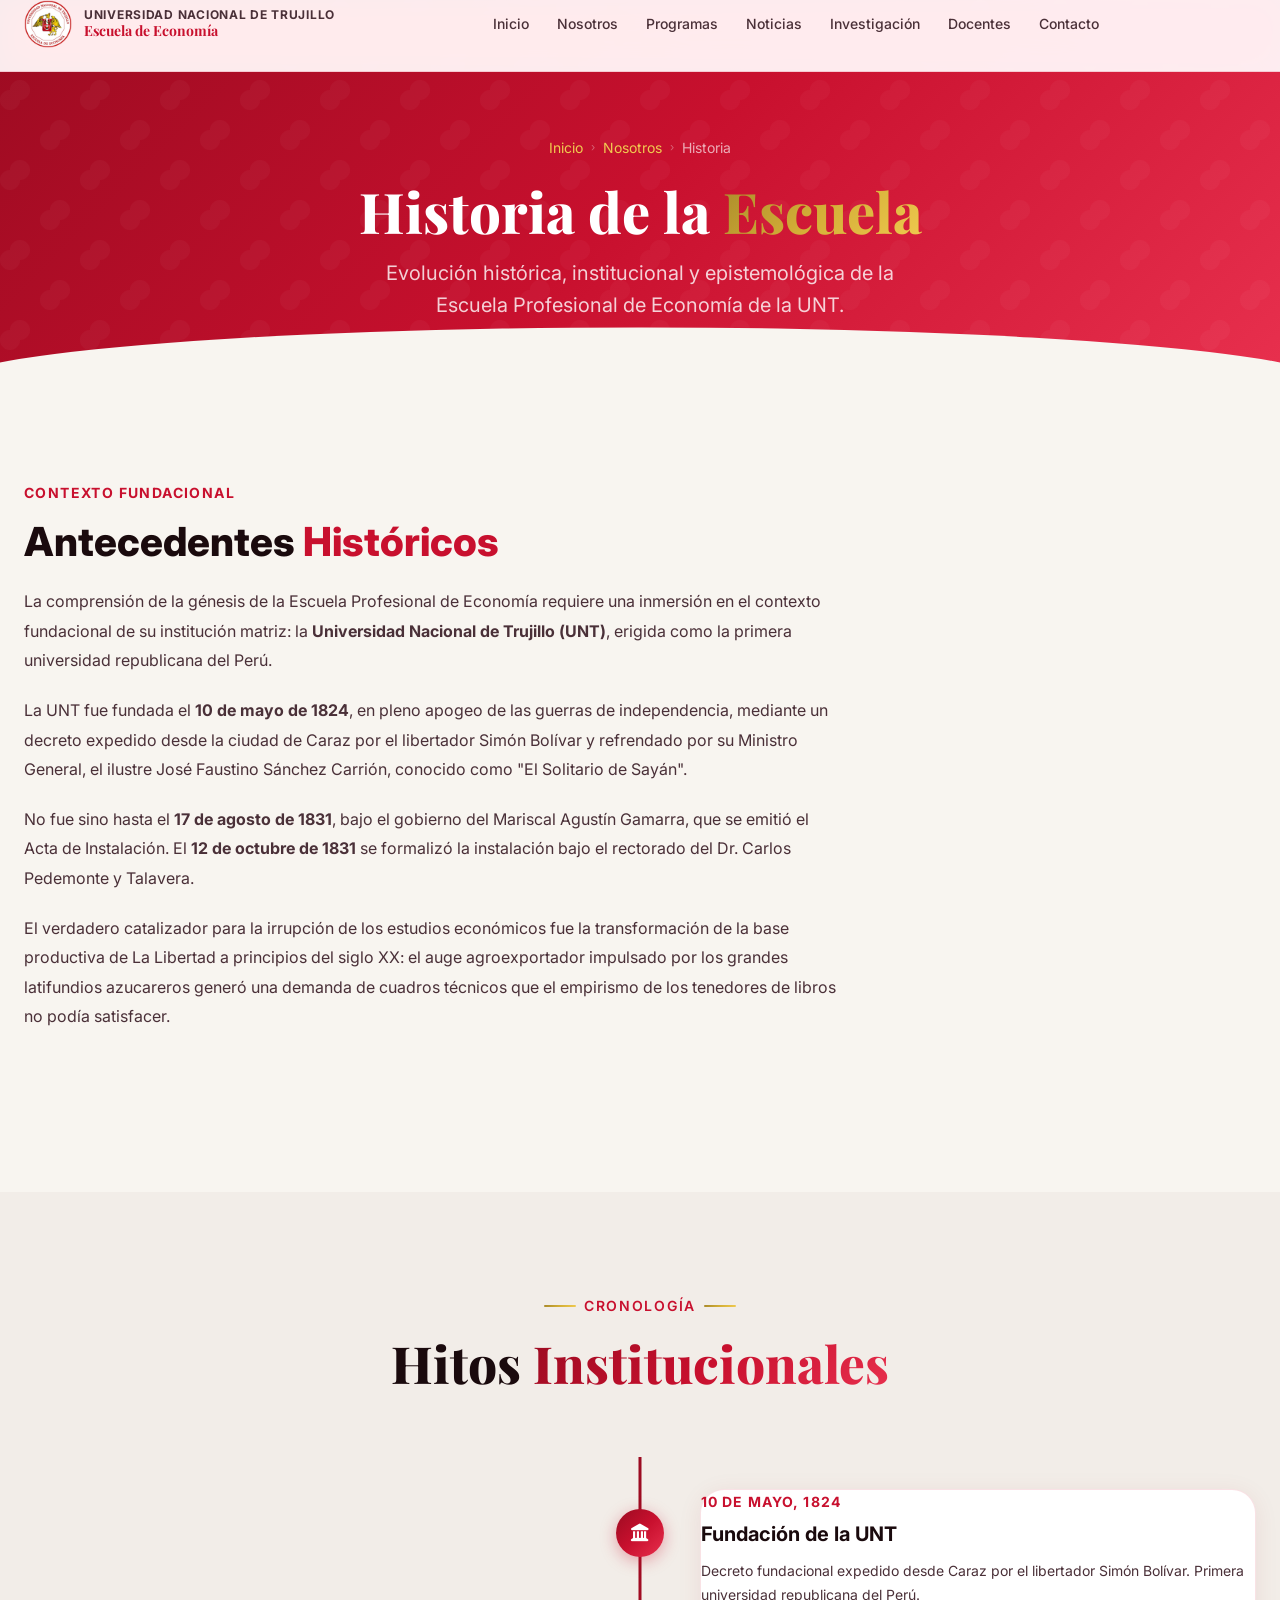
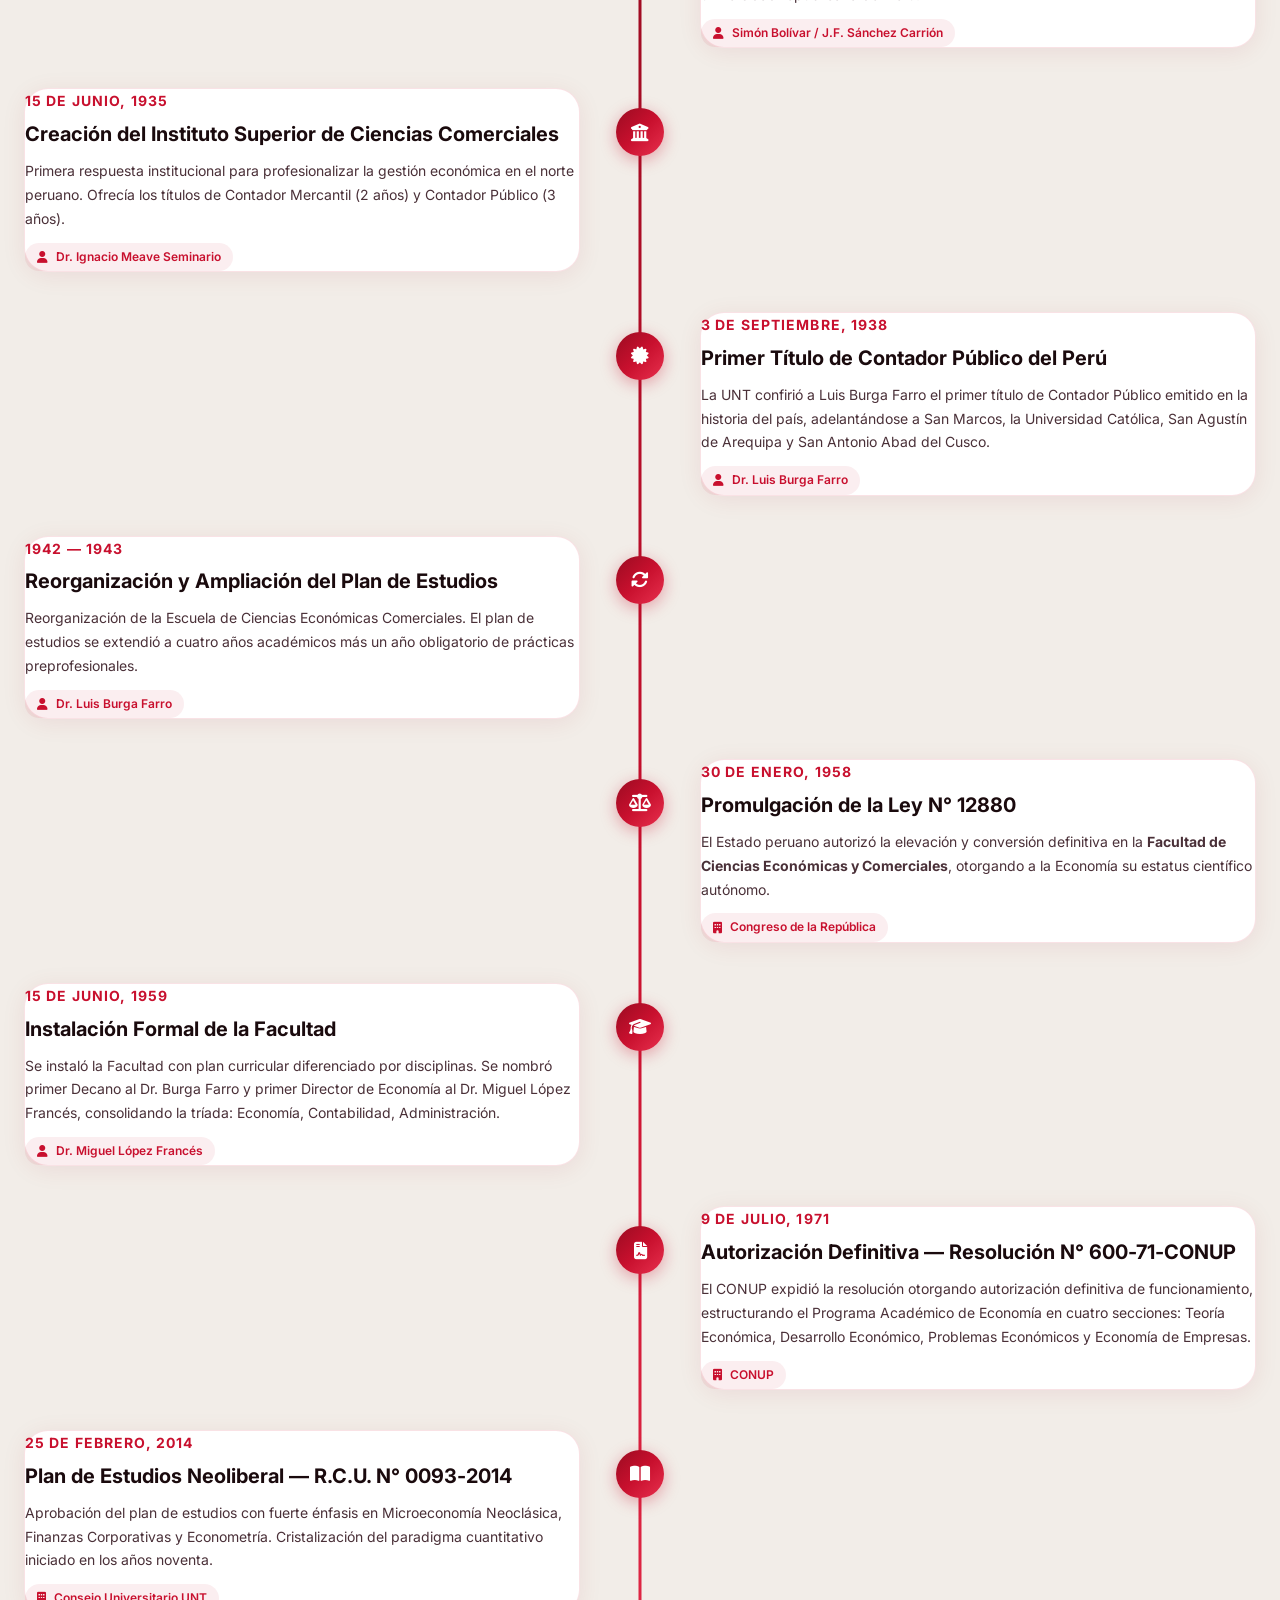
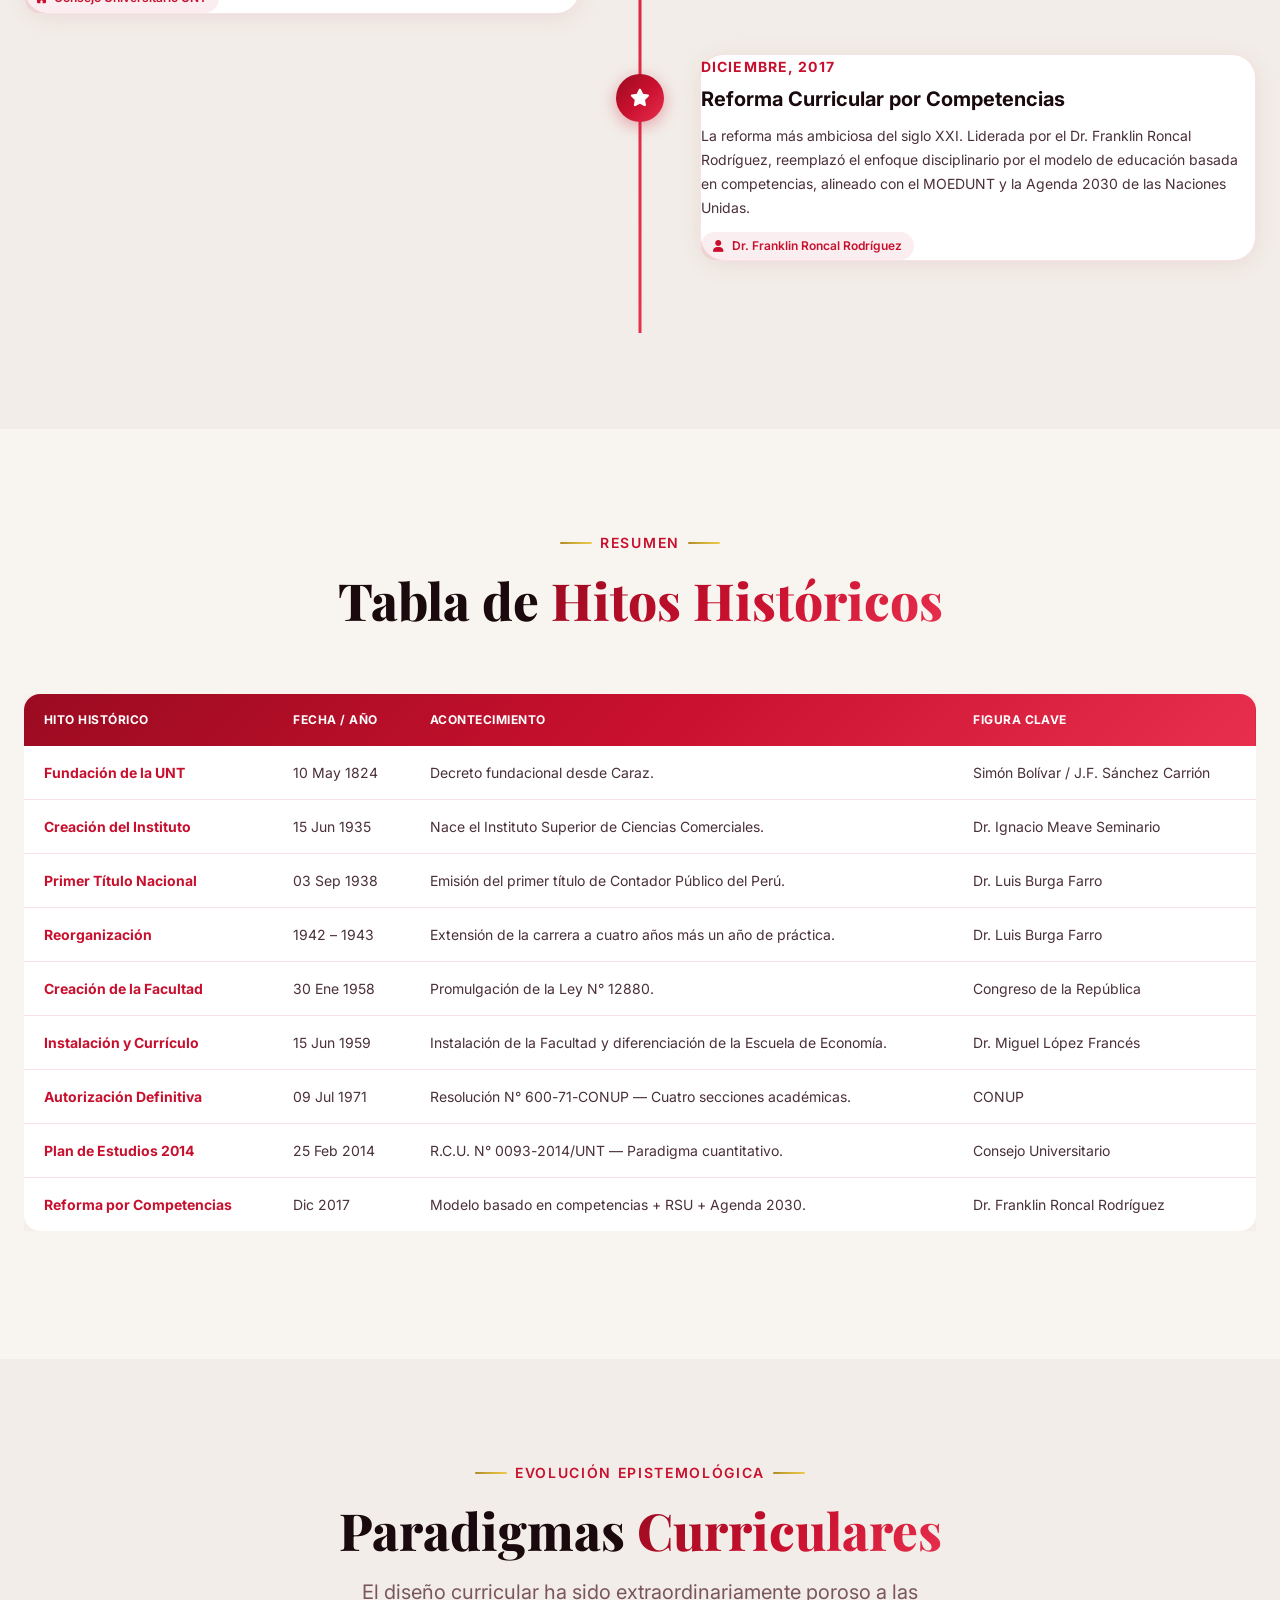
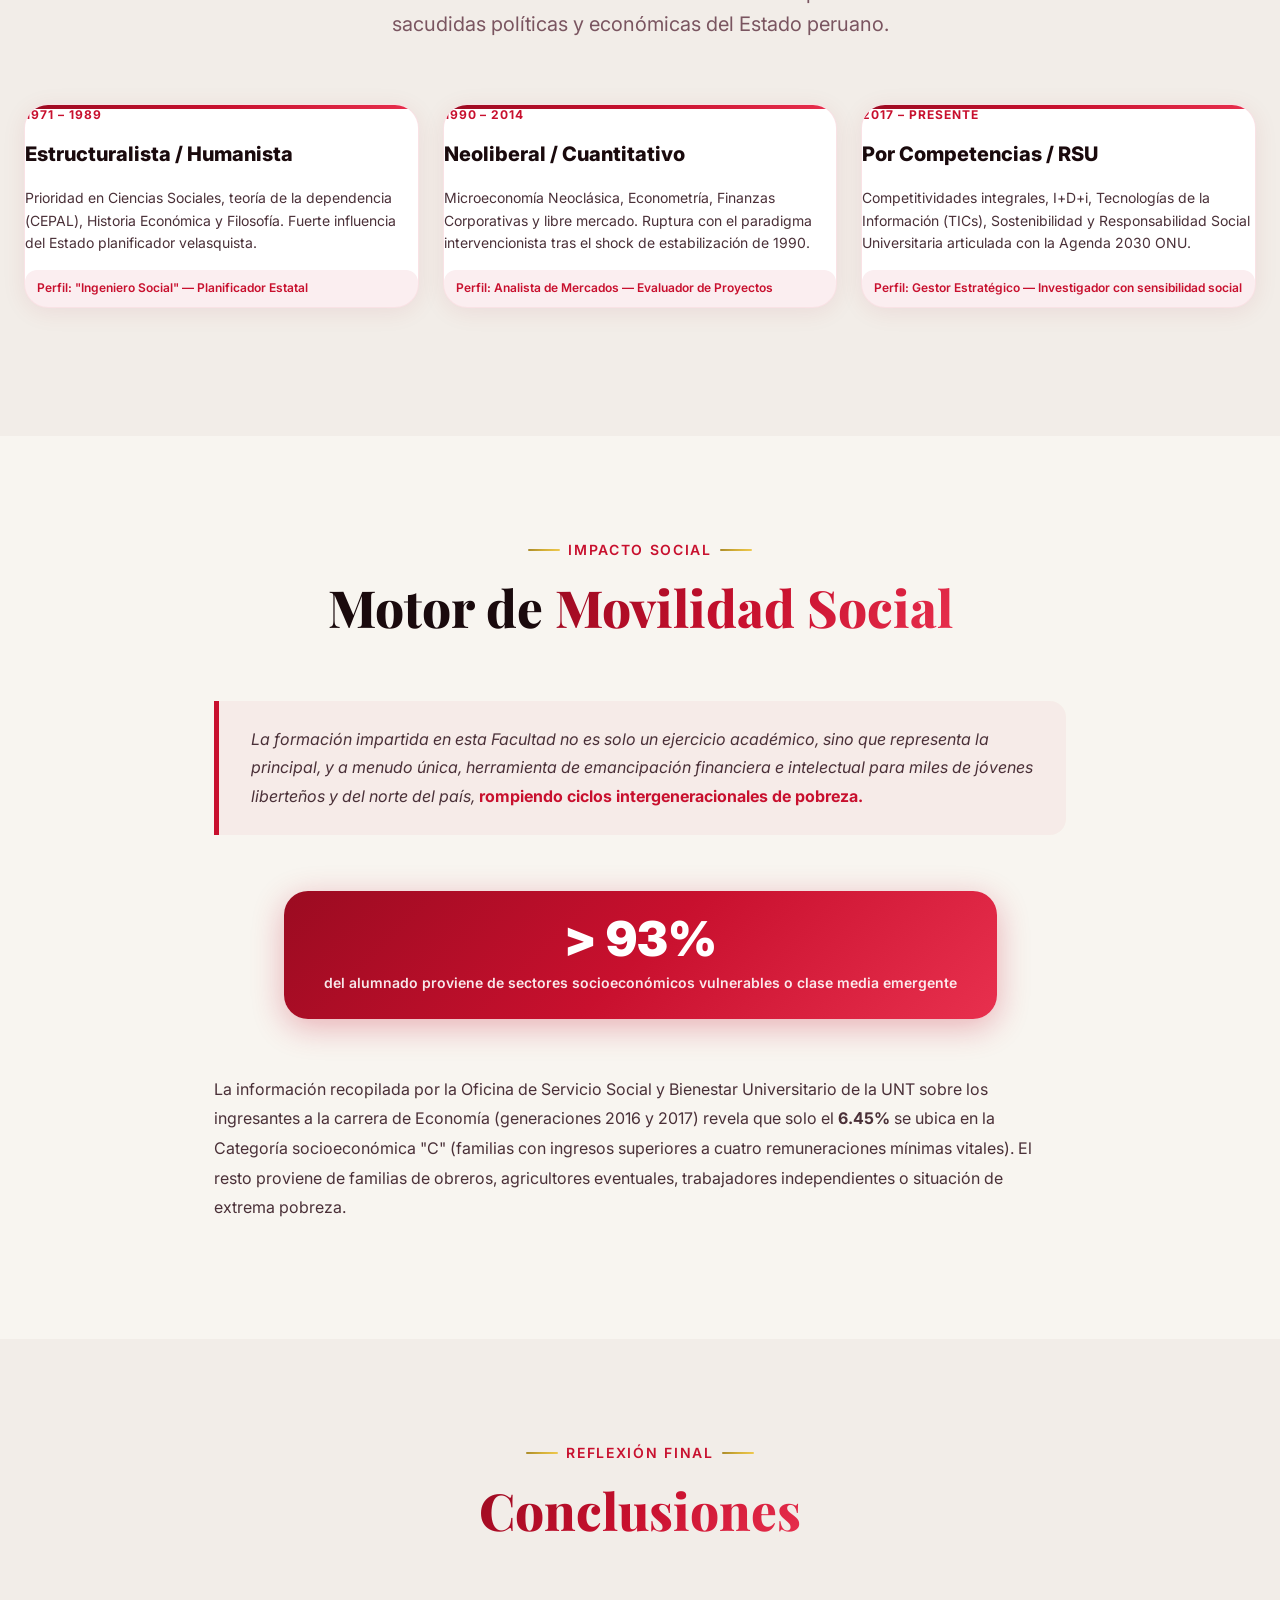
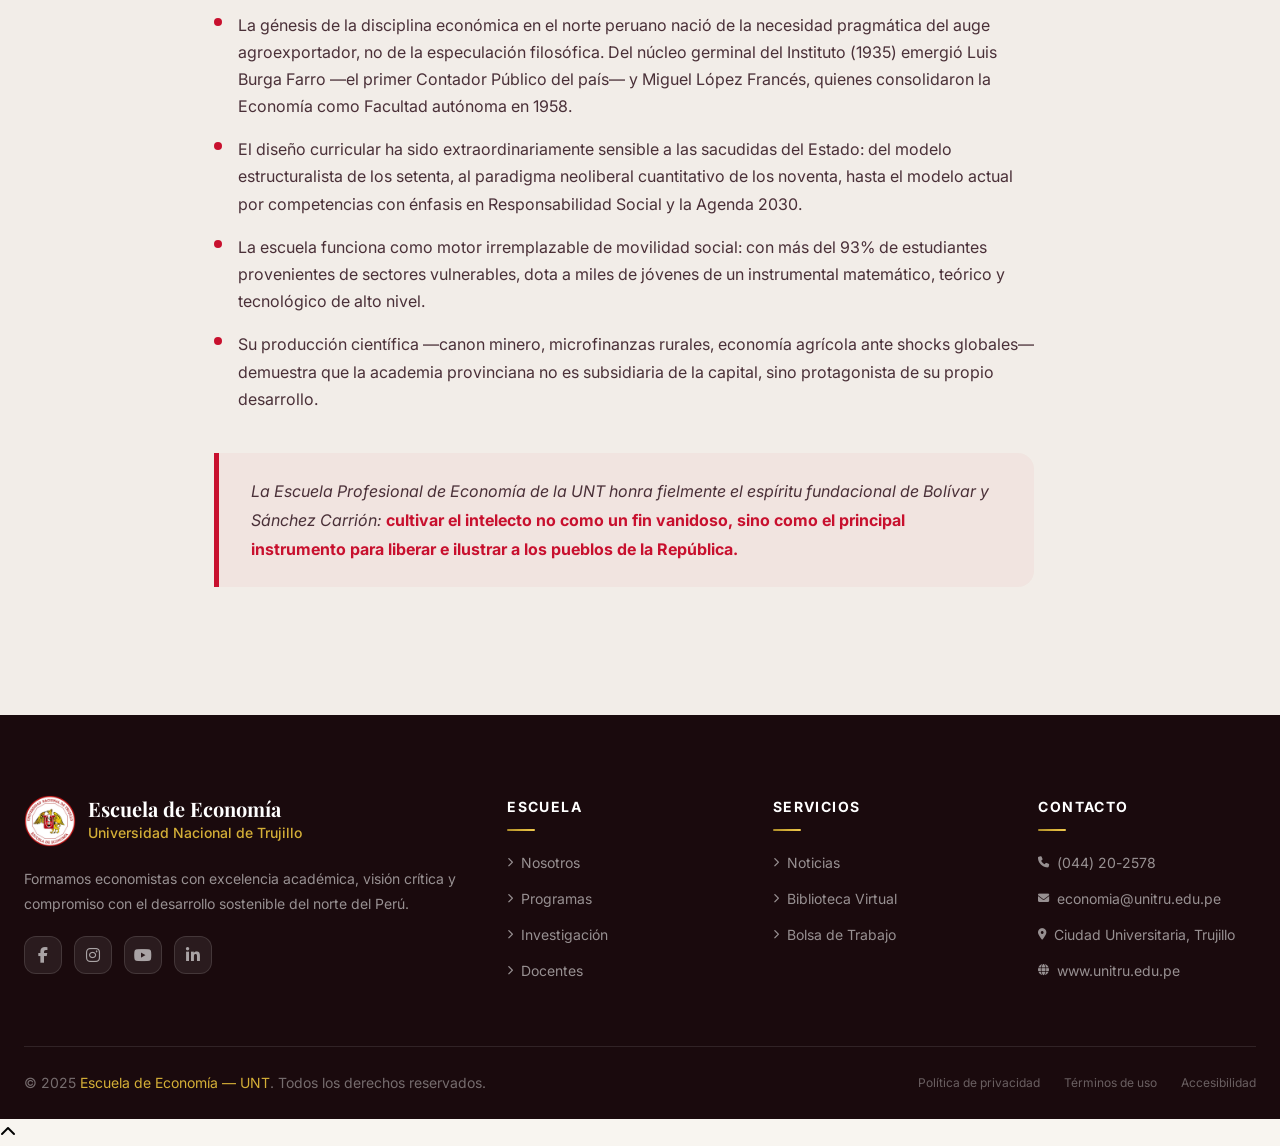
<file: historia.html>
<!DOCTYPE html>
<html lang="es">
<head>
  <meta charset="UTF-8" />
  <meta name="viewport" content="width=device-width, initial-scale=1.0" />
  <meta name="description" content="Evolución histórica, institucional y epistemológica de la Escuela Profesional de Economía de la Universidad Nacional de Trujillo." />
  <title>Historia — Escuela de Economía · UNT</title>
  <link rel="stylesheet" href="https://cdnjs.cloudflare.com/ajax/libs/font-awesome/6.5.0/css/all.min.css" />
  <link rel="stylesheet" href="css/reset.css" />
  <link rel="stylesheet" href="css/variables.css" />
  <link rel="stylesheet" href="css/theme.css" />
  <link rel="stylesheet" href="css/main.css" />
  <link rel="stylesheet" href="css/pages.css" />
  <style>
    /* ── TIMELINE ── */
    .timeline { position: relative; padding: var(--space-8) 0; }
    .timeline::before {
      content: '';
      position: absolute;
      left: 50%;
      top: 0; bottom: 0;
      width: 3px;
      background: var(--gradient-primary);
      transform: translateX(-50%);
    }
    @media(max-width: 768px){ .timeline::before { left: 24px; } }

    .timeline-item {
      display: flex;
      gap: var(--space-8);
      margin-bottom: var(--space-10);
      position: relative;
    }
    .timeline-item:nth-child(odd)  { flex-direction: row-reverse; }
    .timeline-item:nth-child(even) { flex-direction: row; }
    @media(max-width: 768px){
      .timeline-item, .timeline-item:nth-child(odd) { flex-direction: row; padding-left: 60px; }
    }

    .timeline-dot {
      position: absolute;
      left: 50%;
      top: 20px;
      width: 48px; height: 48px;
      border-radius: 50%;
      background: var(--gradient-primary);
      color: #fff;
      display: flex; align-items: center; justify-content: center;
      font-size: 1.1rem;
      transform: translateX(-50%);
      z-index: 2;
      box-shadow: 0 4px 16px rgba(200,16,46,0.35);
      flex-shrink: 0;
    }
    @media(max-width: 768px){ .timeline-dot { left: 0; transform: none; } }

    .timeline-card {
      width: calc(50% - 60px);
      background: var(--clr-surface);
      border: 1px solid var(--clr-border);
      border-radius: var(--radius-xl);
      padding: var(--space-6) var(--space-7);
      box-shadow: var(--shadow-card);
      transition: transform var(--transition-base), box-shadow var(--transition-base);
    }
    .timeline-card:hover {
      transform: translateY(-4px);
      box-shadow: 0 12px 40px rgba(200,16,46,0.12);
    }
    @media(max-width: 768px){ .timeline-card { width: 100%; } }

    .timeline-card__year {
      font-size: var(--text-sm);
      font-weight: 700;
      color: var(--clr-primary);
      text-transform: uppercase;
      letter-spacing: 0.08em;
      margin-bottom: var(--space-2);
    }
    .timeline-card__title {
      font-size: var(--text-lg);
      font-weight: 700;
      color: var(--clr-text);
      margin-bottom: var(--space-3);
      line-height: 1.3;
    }
    .timeline-card__text {
      font-size: var(--text-sm);
      color: var(--clr-text-secondary);
      line-height: 1.7;
    }
    .timeline-card__figure {
      display: inline-flex;
      align-items: center;
      gap: var(--space-2);
      margin-top: var(--space-3);
      font-size: var(--text-xs);
      color: var(--clr-primary);
      font-weight: 600;
      background: rgba(200,16,46,0.07);
      padding: var(--space-1) var(--space-3);
      border-radius: var(--radius-full);
    }

    /* ── CONTENT SECTIONS ── */
    .hist-section { margin-bottom: var(--space-16); }
    .hist-section__label {
      font-size: var(--text-sm);
      font-weight: 700;
      color: var(--clr-primary);
      text-transform: uppercase;
      letter-spacing: 0.1em;
      margin-bottom: var(--space-3);
    }
    .hist-section__title {
      font-size: var(--text-3xl);
      font-weight: 800;
      color: var(--clr-text);
      margin-bottom: var(--space-5);
      line-height: 1.25;
    }
    .hist-section__title span { color: var(--clr-primary); }
    .hist-section__body {
      font-size: var(--text-base);
      color: var(--clr-text-secondary);
      line-height: 1.85;
      max-width: 820px;
    }
    .hist-section__body p { margin-bottom: var(--space-5); }
    .hist-section__body h3 {
      font-size: var(--text-xl);
      font-weight: 700;
      color: var(--clr-text);
      margin: var(--space-8) 0 var(--space-4);
      padding-left: var(--space-4);
      border-left: 4px solid var(--clr-primary);
    }
    .hist-section__body ul {
      list-style: none;
      padding: 0;
      margin-bottom: var(--space-5);
    }
    .hist-section__body ul li {
      padding: var(--space-2) 0 var(--space-2) var(--space-6);
      position: relative;
      color: var(--clr-text-secondary);
      font-size: var(--text-base);
      line-height: 1.7;
    }
    .hist-section__body ul li::before {
      content: '';
      position: absolute;
      left: 0; top: 14px;
      width: 8px; height: 8px;
      border-radius: 50%;
      background: var(--clr-primary);
    }

    /* ── TABLES ── */
    .hist-table-wrap { overflow-x: auto; margin: var(--space-8) 0; }
    .hist-table {
      width: 100%;
      border-collapse: collapse;
      font-size: var(--text-sm);
      background: var(--clr-surface);
      border-radius: var(--radius-lg);
      overflow: hidden;
      box-shadow: var(--shadow-card);
    }
    .hist-table thead tr {
      background: var(--gradient-primary);
      color: #fff;
    }
    .hist-table th {
      padding: var(--space-4) var(--space-5);
      text-align: left;
      font-weight: 700;
      letter-spacing: 0.04em;
      font-size: var(--text-xs);
      text-transform: uppercase;
    }
    .hist-table td {
      padding: var(--space-4) var(--space-5);
      border-bottom: 1px solid var(--clr-border);
      color: var(--clr-text-secondary);
      line-height: 1.5;
    }
    .hist-table tbody tr:hover { background: rgba(200,16,46,0.03); }
    .hist-table tbody tr:last-child td { border-bottom: none; }
    .hist-table td:first-child { font-weight: 700; color: var(--clr-primary); white-space: nowrap; }

    /* ── PARADIGM CARDS ── */
    .paradigm-grid {
      display: grid;
      grid-template-columns: repeat(3,1fr);
      gap: var(--space-6);
      margin: var(--space-8) 0;
    }
    @media(max-width: 768px){ .paradigm-grid { grid-template-columns: 1fr; } }

    .paradigm-card {
      background: var(--clr-surface);
      border: 1px solid var(--clr-border);
      border-radius: var(--radius-xl);
      padding: var(--space-7);
      box-shadow: var(--shadow-card);
      position: relative;
      overflow: hidden;
    }
    .paradigm-card::before {
      content: '';
      position: absolute;
      top: 0; left: 0; right: 0;
      height: 4px;
      background: var(--gradient-primary);
    }
    .paradigm-card__period {
      font-size: var(--text-xs);
      font-weight: 700;
      color: var(--clr-primary);
      text-transform: uppercase;
      letter-spacing: 0.08em;
      margin-bottom: var(--space-3);
    }
    .paradigm-card__name {
      font-size: var(--text-lg);
      font-weight: 800;
      color: var(--clr-text);
      margin-bottom: var(--space-4);
    }
    .paradigm-card__focus {
      font-size: var(--text-sm);
      color: var(--clr-text-secondary);
      line-height: 1.6;
      margin-bottom: var(--space-4);
    }
    .paradigm-card__profile {
      font-size: var(--text-xs);
      font-weight: 600;
      color: var(--clr-primary);
      background: rgba(200,16,46,0.07);
      padding: var(--space-2) var(--space-3);
      border-radius: var(--radius-md);
    }

    /* ── QUOTE ── */
    .hist-quote {
      border-left: 5px solid var(--clr-primary);
      background: rgba(200,16,46,0.04);
      padding: var(--space-6) var(--space-8);
      border-radius: 0 var(--radius-lg) var(--radius-lg) 0;
      margin: var(--space-8) 0;
      font-size: var(--text-base);
      font-style: italic;
      color: var(--clr-text-secondary);
      line-height: 1.8;
    }
    .hist-quote strong { color: var(--clr-primary); font-style: normal; }

    /* ── STAT HIGHLIGHT ── */
    .hist-stat {
      display: inline-flex;
      flex-direction: column;
      align-items: center;
      background: var(--gradient-primary);
      color: #fff;
      padding: var(--space-6) var(--space-10);
      border-radius: var(--radius-xl);
      margin: var(--space-6) 0;
      box-shadow: 0 8px 32px rgba(200,16,46,0.3);
    }
    .hist-stat__num {
      font-size: 3rem;
      font-weight: 900;
      line-height: 1;
    }
    .hist-stat__label {
      font-size: var(--text-sm);
      font-weight: 600;
      opacity: 0.9;
      margin-top: var(--space-2);
    }
  </style>
</head>
<body>
  <div id="navbar-container"></div>

  <main id="main-content">

    <div class="page-hero" aria-label="Historia de la Escuela">
      <div class="container">
        <div class="page-hero__content">
          <nav class="page-hero__breadcrumb" aria-label="Miga de pan">
            <a href="index.html">Inicio</a>
            <span class="page-hero__breadcrumb-sep">›</span>
            <a href="nosotros.html">Nosotros</a>
            <span class="page-hero__breadcrumb-sep">›</span>
            <span>Historia</span>
          </nav>
          <h1 class="page-hero__title">Historia de la <span>Escuela</span></h1>
          <p class="page-hero__subtitle">Evolución histórica, institucional y epistemológica de la Escuela Profesional de Economía de la UNT.</p>
        </div>
      </div>
    </div>

    <!-- ─── INTRODUCCIÓN ─── -->
    <section class="section" aria-labelledby="intro-title">
      <div class="container">
        <div class="hist-section reveal">
          <div class="hist-section__label">Contexto Fundacional</div>
          <h2 id="intro-title" class="hist-section__title">Antecedentes <span>Históricos</span></h2>
          <div class="hist-section__body">
            <p>La comprensión de la génesis de la Escuela Profesional de Economía requiere una inmersión en el contexto fundacional de su institución matriz: la <strong>Universidad Nacional de Trujillo (UNT)</strong>, erigida como la primera universidad republicana del Perú.</p>
            <p>La UNT fue fundada el <strong>10 de mayo de 1824</strong>, en pleno apogeo de las guerras de independencia, mediante un decreto expedido desde la ciudad de Caraz por el libertador Simón Bolívar y refrendado por su Ministro General, el ilustre José Faustino Sánchez Carrión, conocido como "El Solitario de Sayán".</p>
            <p>No fue sino hasta el <strong>17 de agosto de 1831</strong>, bajo el gobierno del Mariscal Agustín Gamarra, que se emitió el Acta de Instalación. El <strong>12 de octubre de 1831</strong> se formalizó la instalación bajo el rectorado del Dr. Carlos Pedemonte y Talavera.</p>
            <p>El verdadero catalizador para la irrupción de los estudios económicos fue la transformación de la base productiva de La Libertad a principios del siglo XX: el auge agroexportador impulsado por los grandes latifundios azucareros generó una demanda de cuadros técnicos que el empirismo de los tenedores de libros no podía satisfacer.</p>
          </div>
        </div>
      </div>
    </section>

    <!-- ─── TIMELINE ─── -->
    <section class="section" style="background: var(--clr-bg-alt);" aria-labelledby="timeline-title">
      <div class="container">
        <div class="section-header reveal">
          <div class="section-label">Cronología</div>
          <h2 id="timeline-title" class="section-title">Hitos <span>Institucionales</span></h2>
        </div>

        <div class="timeline">

          <div class="timeline-item reveal">
            <div class="timeline-dot"><i class="fa-solid fa-landmark"></i></div>
            <div class="timeline-card">
              <div class="timeline-card__year">10 de Mayo, 1824</div>
              <div class="timeline-card__title">Fundación de la UNT</div>
              <div class="timeline-card__text">Decreto fundacional expedido desde Caraz por el libertador Simón Bolívar. Primera universidad republicana del Perú.</div>
              <div class="timeline-card__figure"><i class="fa-solid fa-user"></i> Simón Bolívar / J.F. Sánchez Carrión</div>
            </div>
          </div>

          <div class="timeline-item reveal">
            <div class="timeline-dot"><i class="fa-solid fa-building-columns"></i></div>
            <div class="timeline-card">
              <div class="timeline-card__year">15 de Junio, 1935</div>
              <div class="timeline-card__title">Creación del Instituto Superior de Ciencias Comerciales</div>
              <div class="timeline-card__text">Primera respuesta institucional para profesionalizar la gestión económica en el norte peruano. Ofrecía los títulos de Contador Mercantil (2 años) y Contador Público (3 años).</div>
              <div class="timeline-card__figure"><i class="fa-solid fa-user"></i> Dr. Ignacio Meave Seminario</div>
            </div>
          </div>

          <div class="timeline-item reveal">
            <div class="timeline-dot"><i class="fa-solid fa-certificate"></i></div>
            <div class="timeline-card">
              <div class="timeline-card__year">3 de Septiembre, 1938</div>
              <div class="timeline-card__title">Primer Título de Contador Público del Perú</div>
              <div class="timeline-card__text">La UNT confirió a Luis Burga Farro el primer título de Contador Público emitido en la historia del país, adelantándose a San Marcos, la Universidad Católica, San Agustín de Arequipa y San Antonio Abad del Cusco.</div>
              <div class="timeline-card__figure"><i class="fa-solid fa-user"></i> Dr. Luis Burga Farro</div>
            </div>
          </div>

          <div class="timeline-item reveal">
            <div class="timeline-dot"><i class="fa-solid fa-rotate"></i></div>
            <div class="timeline-card">
              <div class="timeline-card__year">1942 — 1943</div>
              <div class="timeline-card__title">Reorganización y Ampliación del Plan de Estudios</div>
              <div class="timeline-card__text">Reorganización de la Escuela de Ciencias Económicas Comerciales. El plan de estudios se extendió a cuatro años académicos más un año obligatorio de prácticas preprofesionales.</div>
              <div class="timeline-card__figure"><i class="fa-solid fa-user"></i> Dr. Luis Burga Farro</div>
            </div>
          </div>

          <div class="timeline-item reveal">
            <div class="timeline-dot"><i class="fa-solid fa-scale-balanced"></i></div>
            <div class="timeline-card">
              <div class="timeline-card__year">30 de Enero, 1958</div>
              <div class="timeline-card__title">Promulgación de la Ley N° 12880</div>
              <div class="timeline-card__text">El Estado peruano autorizó la elevación y conversión definitiva en la <strong>Facultad de Ciencias Económicas y Comerciales</strong>, otorgando a la Economía su estatus científico autónomo.</div>
              <div class="timeline-card__figure"><i class="fa-solid fa-building"></i> Congreso de la República</div>
            </div>
          </div>

          <div class="timeline-item reveal">
            <div class="timeline-dot"><i class="fa-solid fa-graduation-cap"></i></div>
            <div class="timeline-card">
              <div class="timeline-card__year">15 de Junio, 1959</div>
              <div class="timeline-card__title">Instalación Formal de la Facultad</div>
              <div class="timeline-card__text">Se instaló la Facultad con plan curricular diferenciado por disciplinas. Se nombró primer Decano al Dr. Burga Farro y primer Director de Economía al Dr. Miguel López Francés, consolidando la tríada: Economía, Contabilidad, Administración.</div>
              <div class="timeline-card__figure"><i class="fa-solid fa-user"></i> Dr. Miguel López Francés</div>
            </div>
          </div>

          <div class="timeline-item reveal">
            <div class="timeline-dot"><i class="fa-solid fa-file-contract"></i></div>
            <div class="timeline-card">
              <div class="timeline-card__year">9 de Julio, 1971</div>
              <div class="timeline-card__title">Autorización Definitiva — Resolución N° 600-71-CONUP</div>
              <div class="timeline-card__text">El CONUP expidió la resolución otorgando autorización definitiva de funcionamiento, estructurando el Programa Académico de Economía en cuatro secciones: Teoría Económica, Desarrollo Económico, Problemas Económicos y Economía de Empresas.</div>
              <div class="timeline-card__figure"><i class="fa-solid fa-building"></i> CONUP</div>
            </div>
          </div>

          <div class="timeline-item reveal">
            <div class="timeline-dot"><i class="fa-solid fa-book-open"></i></div>
            <div class="timeline-card">
              <div class="timeline-card__year">25 de Febrero, 2014</div>
              <div class="timeline-card__title">Plan de Estudios Neoliberal — R.C.U. N° 0093-2014</div>
              <div class="timeline-card__text">Aprobación del plan de estudios con fuerte énfasis en Microeconomía Neoclásica, Finanzas Corporativas y Econometría. Cristalización del paradigma cuantitativo iniciado en los años noventa.</div>
              <div class="timeline-card__figure"><i class="fa-solid fa-building"></i> Consejo Universitario UNT</div>
            </div>
          </div>

          <div class="timeline-item reveal">
            <div class="timeline-dot"><i class="fa-solid fa-star"></i></div>
            <div class="timeline-card">
              <div class="timeline-card__year">Diciembre, 2017</div>
              <div class="timeline-card__title">Reforma Curricular por Competencias</div>
              <div class="timeline-card__text">La reforma más ambiciosa del siglo XXI. Liderada por el Dr. Franklin Roncal Rodríguez, reemplazó el enfoque disciplinario por el modelo de educación basada en competencias, alineado con el MOEDUNT y la Agenda 2030 de las Naciones Unidas.</div>
              <div class="timeline-card__figure"><i class="fa-solid fa-user"></i> Dr. Franklin Roncal Rodríguez</div>
            </div>
          </div>

        </div>
      </div>
    </section>

    <!-- ─── TABLA HITOS ─── -->
    <section class="section" aria-labelledby="hitos-title">
      <div class="container">
        <div class="section-header reveal">
          <div class="section-label">Resumen</div>
          <h2 id="hitos-title" class="section-title">Tabla de <span>Hitos Históricos</span></h2>
        </div>
        <div class="hist-table-wrap reveal">
          <table class="hist-table">
            <thead>
              <tr>
                <th>Hito Histórico</th>
                <th>Fecha / Año</th>
                <th>Acontecimiento</th>
                <th>Figura Clave</th>
              </tr>
            </thead>
            <tbody>
              <tr><td>Fundación de la UNT</td><td>10 May 1824</td><td>Decreto fundacional desde Caraz.</td><td>Simón Bolívar / J.F. Sánchez Carrión</td></tr>
              <tr><td>Creación del Instituto</td><td>15 Jun 1935</td><td>Nace el Instituto Superior de Ciencias Comerciales.</td><td>Dr. Ignacio Meave Seminario</td></tr>
              <tr><td>Primer Título Nacional</td><td>03 Sep 1938</td><td>Emisión del primer título de Contador Público del Perú.</td><td>Dr. Luis Burga Farro</td></tr>
              <tr><td>Reorganización</td><td>1942 – 1943</td><td>Extensión de la carrera a cuatro años más un año de práctica.</td><td>Dr. Luis Burga Farro</td></tr>
              <tr><td>Creación de la Facultad</td><td>30 Ene 1958</td><td>Promulgación de la Ley N° 12880.</td><td>Congreso de la República</td></tr>
              <tr><td>Instalación y Currículo</td><td>15 Jun 1959</td><td>Instalación de la Facultad y diferenciación de la Escuela de Economía.</td><td>Dr. Miguel López Francés</td></tr>
              <tr><td>Autorización Definitiva</td><td>09 Jul 1971</td><td>Resolución N° 600-71-CONUP — Cuatro secciones académicas.</td><td>CONUP</td></tr>
              <tr><td>Plan de Estudios 2014</td><td>25 Feb 2014</td><td>R.C.U. N° 0093-2014/UNT — Paradigma cuantitativo.</td><td>Consejo Universitario</td></tr>
              <tr><td>Reforma por Competencias</td><td>Dic 2017</td><td>Modelo basado en competencias + RSU + Agenda 2030.</td><td>Dr. Franklin Roncal Rodríguez</td></tr>
            </tbody>
          </table>
        </div>
      </div>
    </section>

    <!-- ─── PARADIGMAS CURRICULARES ─── -->
    <section class="section" style="background: var(--clr-bg-alt);" aria-labelledby="paradigm-title">
      <div class="container">
        <div class="section-header reveal">
          <div class="section-label">Evolución Epistemológica</div>
          <h2 id="paradigm-title" class="section-title">Paradigmas <span>Curriculares</span></h2>
          <p class="section-subtitle">El diseño curricular ha sido extraordinariamente poroso a las sacudidas políticas y económicas del Estado peruano.</p>
        </div>

        <div class="paradigm-grid">
          <div class="paradigm-card reveal">
            <div class="paradigm-card__period">1971 – 1989</div>
            <div class="paradigm-card__name">Estructuralista / Humanista</div>
            <div class="paradigm-card__focus">Prioridad en Ciencias Sociales, teoría de la dependencia (CEPAL), Historia Económica y Filosofía. Fuerte influencia del Estado planificador velasquista.</div>
            <div class="paradigm-card__profile">Perfil: "Ingeniero Social" — Planificador Estatal</div>
          </div>
          <div class="paradigm-card reveal reveal-delay-1">
            <div class="paradigm-card__period">1990 – 2014</div>
            <div class="paradigm-card__name">Neoliberal / Cuantitativo</div>
            <div class="paradigm-card__focus">Microeconomía Neoclásica, Econometría, Finanzas Corporativas y libre mercado. Ruptura con el paradigma intervencionista tras el shock de estabilización de 1990.</div>
            <div class="paradigm-card__profile">Perfil: Analista de Mercados — Evaluador de Proyectos</div>
          </div>
          <div class="paradigm-card reveal reveal-delay-2">
            <div class="paradigm-card__period">2017 – Presente</div>
            <div class="paradigm-card__name">Por Competencias / RSU</div>
            <div class="paradigm-card__focus">Competitividades integrales, I+D+i, Tecnologías de la Información (TICs), Sostenibilidad y Responsabilidad Social Universitaria articulada con la Agenda 2030 ONU.</div>
            <div class="paradigm-card__profile">Perfil: Gestor Estratégico — Investigador con sensibilidad social</div>
          </div>
        </div>
      </div>
    </section>

    <!-- ─── DEMOGRAFÍA ESTUDIANTIL ─── -->
    <section class="section" aria-labelledby="demo-title">
      <div class="container" style="max-width: 900px;">
        <div class="section-header reveal">
          <div class="section-label">Impacto Social</div>
          <h2 id="demo-title" class="section-title">Motor de <span>Movilidad Social</span></h2>
        </div>
        <div class="reveal">
          <div class="hist-quote">
            La formación impartida en esta Facultad no es solo un ejercicio académico, sino que representa
            la principal, y a menudo única, herramienta de emancipación financiera e intelectual para miles
            de jóvenes liberteños y del norte del país, <strong>rompiendo ciclos intergeneracionales de pobreza.</strong>
          </div>
          <div style="text-align:center; margin: var(--space-8) 0;">
            <div class="hist-stat">
              <div class="hist-stat__num">&gt; 93%</div>
              <div class="hist-stat__label">del alumnado proviene de sectores socioeconómicos vulnerables o clase media emergente</div>
            </div>
          </div>
          <div class="hist-section__body">
            <p>La información recopilada por la Oficina de Servicio Social y Bienestar Universitario de la UNT sobre los ingresantes a la carrera de Economía (generaciones 2016 y 2017) revela que solo el <strong>6.45%</strong> se ubica en la Categoría socioeconómica "C" (familias con ingresos superiores a cuatro remuneraciones mínimas vitales). El resto proviene de familias de obreros, agricultores eventuales, trabajadores independientes o situación de extrema pobreza.</p>
          </div>
        </div>
      </div>
    </section>

    <!-- ─── CONCLUSIONES ─── -->
    <section class="section" style="background: var(--clr-bg-alt);" aria-labelledby="concl-title">
      <div class="container" style="max-width: 900px;">
        <div class="section-header reveal">
          <div class="section-label">Reflexión Final</div>
          <h2 id="concl-title" class="section-title"><span>Conclusiones</span></h2>
        </div>
        <div class="hist-section__body reveal">
          <ul>
            <li>La génesis de la disciplina económica en el norte peruano nació de la necesidad pragmática del auge agroexportador, no de la especulación filosófica. Del núcleo germinal del Instituto (1935) emergió Luis Burga Farro —el primer Contador Público del país— y Miguel López Francés, quienes consolidaron la Economía como Facultad autónoma en 1958.</li>
            <li>El diseño curricular ha sido extraordinariamente sensible a las sacudidas del Estado: del modelo estructuralista de los setenta, al paradigma neoliberal cuantitativo de los noventa, hasta el modelo actual por competencias con énfasis en Responsabilidad Social y la Agenda 2030.</li>
            <li>La escuela funciona como motor irremplazable de movilidad social: con más del 93% de estudiantes provenientes de sectores vulnerables, dota a miles de jóvenes de un instrumental matemático, teórico y tecnológico de alto nivel.</li>
            <li>Su producción científica —canon minero, microfinanzas rurales, economía agrícola ante shocks globales— demuestra que la academia provinciana no es subsidiaria de la capital, sino protagonista de su propio desarrollo.</li>
          </ul>
          <div class="hist-quote" style="margin-top:var(--space-8);">
            La Escuela Profesional de Economía de la UNT honra fielmente el espíritu fundacional de Bolívar y Sánchez Carrión:
            <strong>cultivar el intelecto no como un fin vanidoso, sino como el principal instrumento para liberar e ilustrar a los pueblos de la República.</strong>
          </div>
        </div>
      </div>
    </section>

  </main>

  <div id="footer-container"></div>
  <script src="js/components.js"></script>
  <script src="js/navbar.js" defer></script>
  <script src="js/animations.js" defer></script>
</body>
</html>
</file>
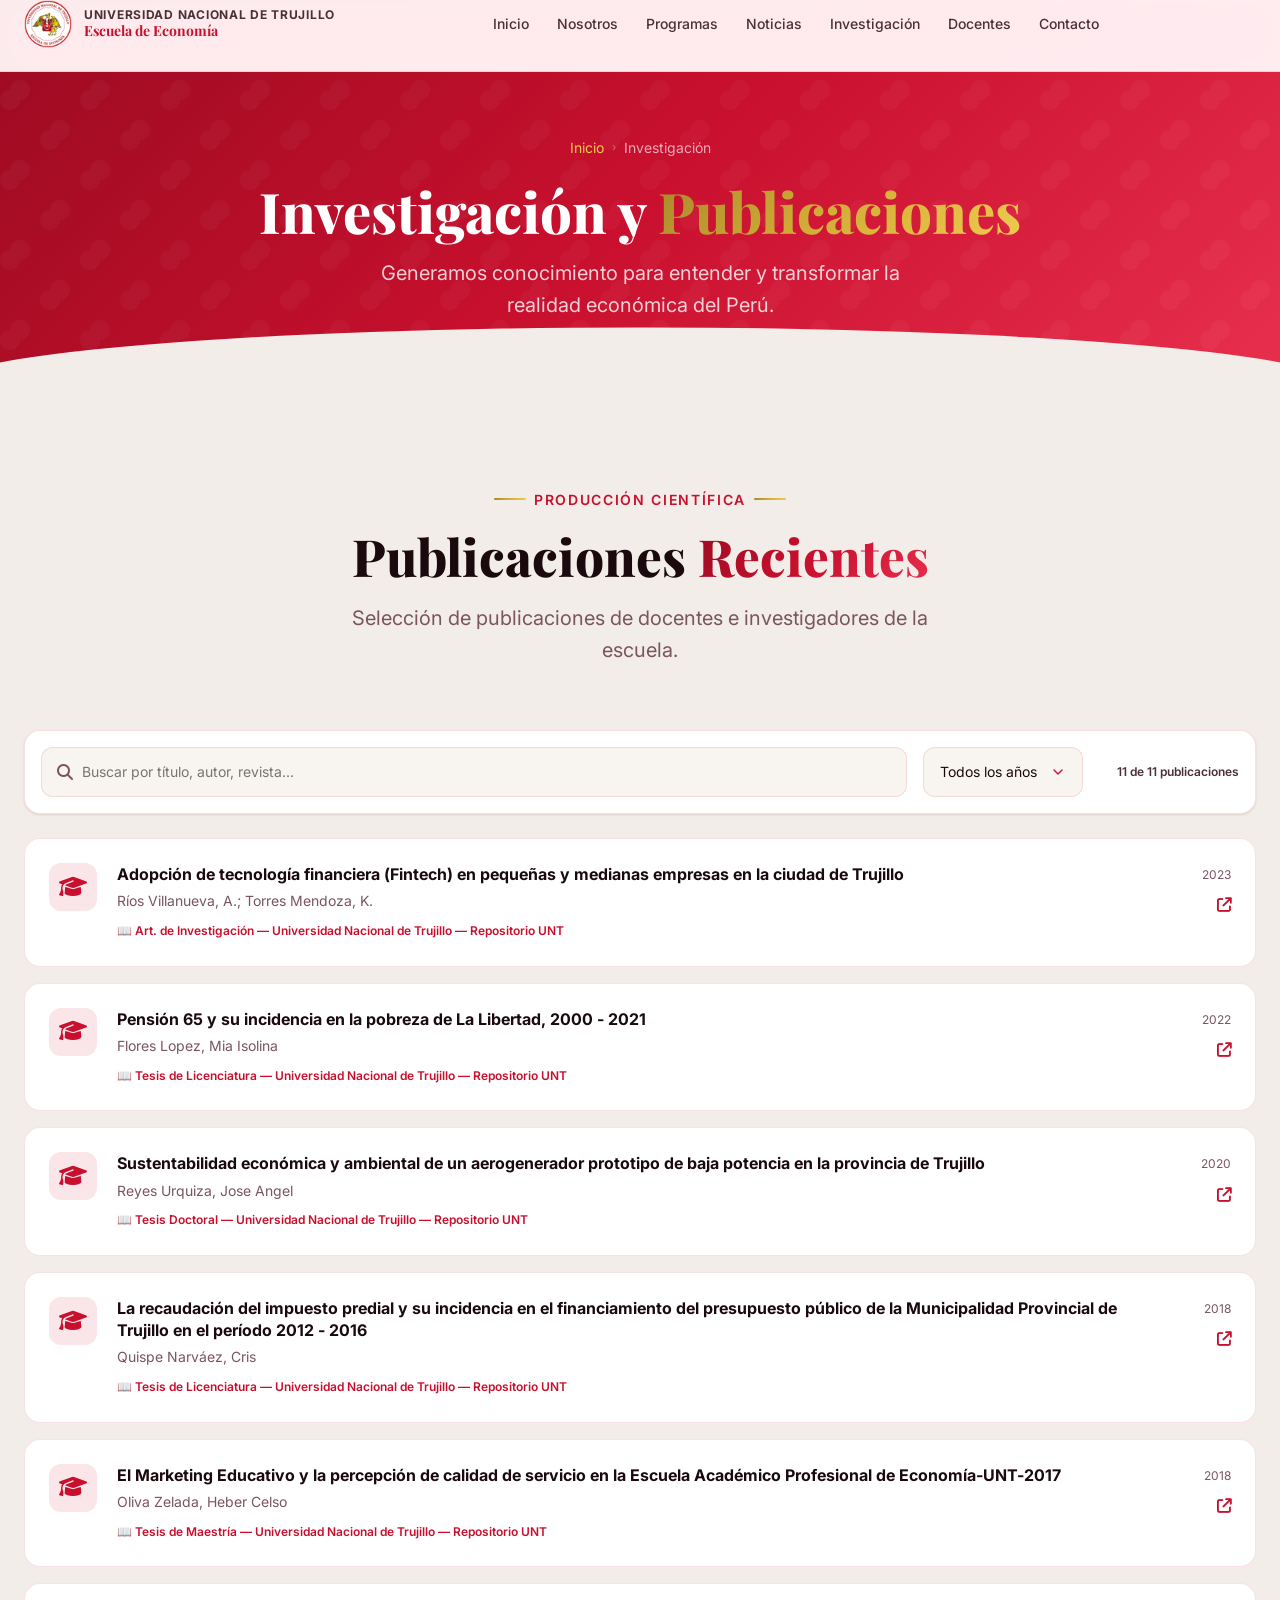
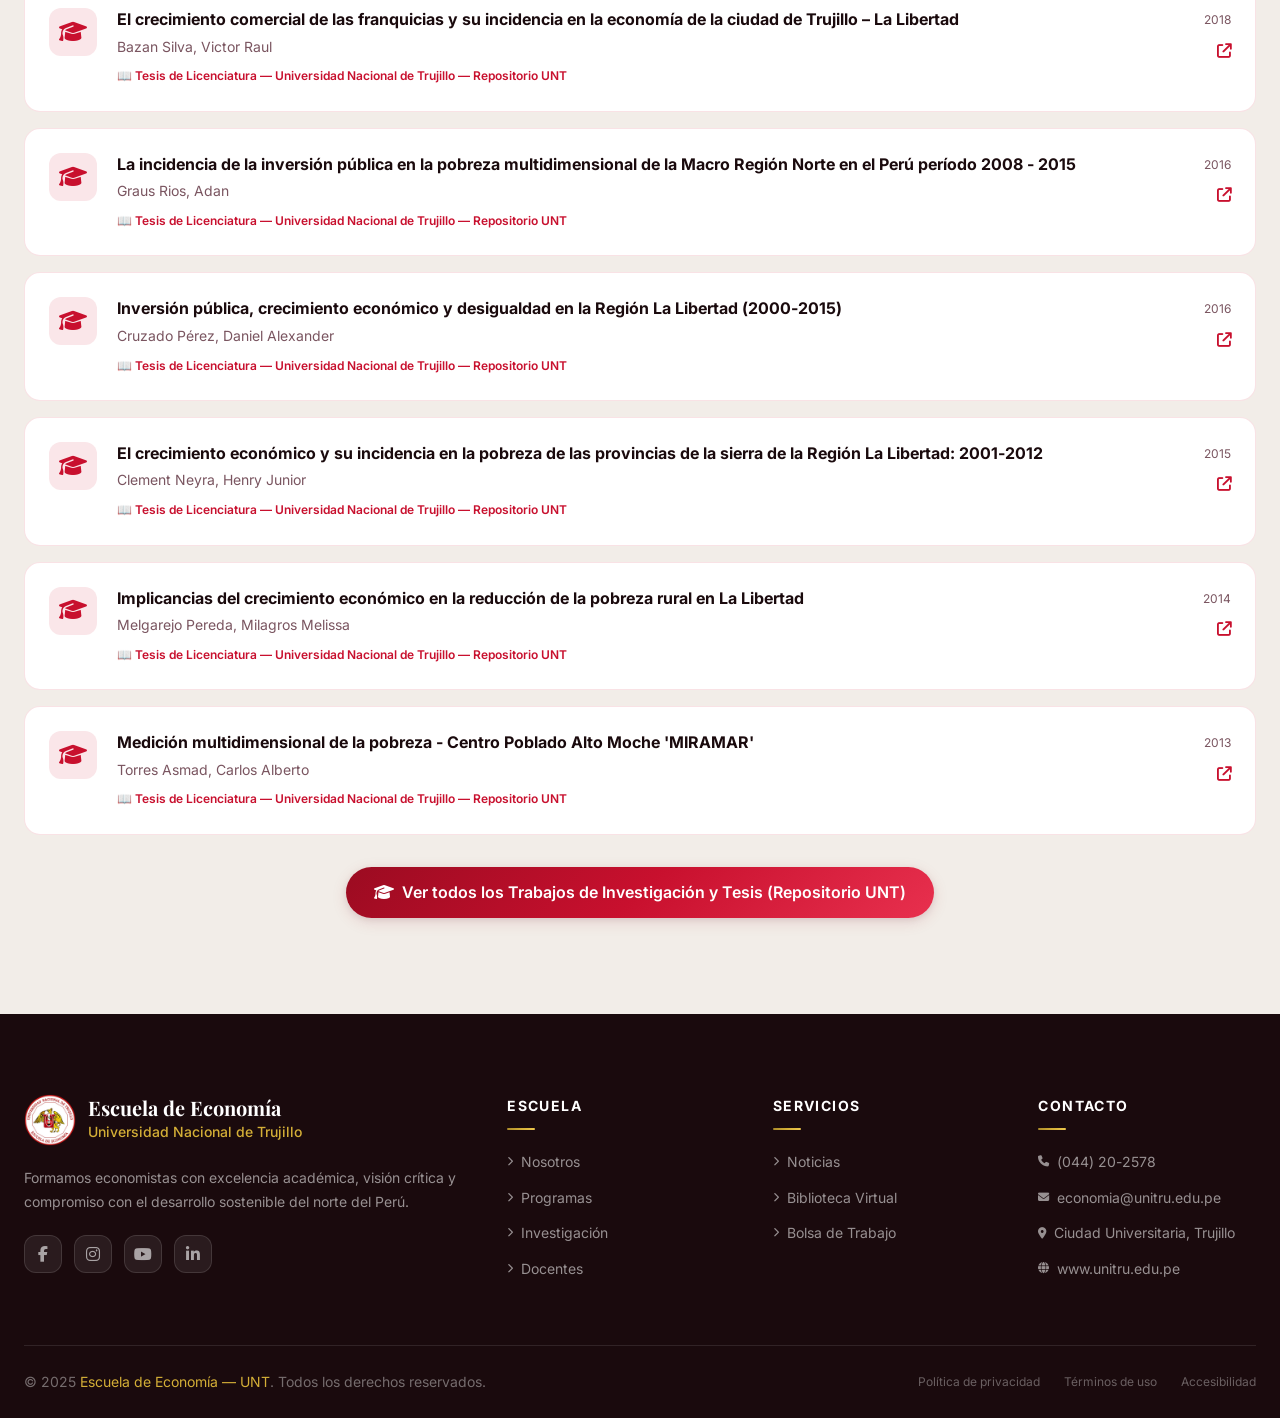
<file: investigacion.html>
<!DOCTYPE html>
<html lang="es">
<head>
  <meta charset="UTF-8" />
  <meta name="viewport" content="width=device-width, initial-scale=1.0" />
  <meta name="description" content="Líneas de investigación y publicaciones académicas de la Escuela de Economía UNT." />
  <title>Investigación — Escuela de Economía · UNT</title>
  <link rel="stylesheet" href="https://cdnjs.cloudflare.com/ajax/libs/font-awesome/6.5.0/css/all.min.css" />
  <link rel="stylesheet" href="css/reset.css" />
  <link rel="stylesheet" href="css/variables.css" />
  <link rel="stylesheet" href="css/theme.css" />
  <link rel="stylesheet" href="css/main.css" />
  <link rel="stylesheet" href="css/pages.css" />
  <style>
    #back-to-top{position:fixed;bottom:2rem;right:2rem;width:48px;height:48px;border-radius:50%;background:var(--gradient-primary);color:#fff;display:flex;align-items:center;justify-content:center;font-size:1.2rem;box-shadow:var(--shadow-lg);cursor:pointer;opacity:0;transform:translateY(16px);transition:all var(--transition-base);z-index:900;border:none;}
    #back-to-top.visible{opacity:1;transform:translateY(0);}
    #back-to-top:hover{transform:translateY(-4px);}
    @keyframes bounceBtn{0%{transform:scale(1)}40%{transform:scale(1.25) rotate(20deg)}100%{transform:scale(1) rotate(0deg)}}
    .bounce-anim{animation:bounceBtn 0.4s ease;}

    .pub-card {
      background: var(--clr-surface); border: 1px solid var(--clr-border);
      border-radius: var(--radius-lg); padding: var(--space-6);
      display: flex; gap: var(--space-5); align-items: flex-start;
      transition: all var(--transition-base);
    }
    .pub-card:hover { border-color: var(--clr-primary); box-shadow: var(--shadow-md); transform: translateX(4px); }
    .pub-card__icon { width:48px;height:48px;border-radius:var(--radius-md);background:rgba(200,16,46,0.1);display:flex;align-items:center;justify-content:center;color:var(--clr-primary);font-size:1.4rem;flex-shrink:0; }
    .pub-card__content { flex:1; }
    .pub-card__title { font-size:var(--text-base);font-weight:700;color:var(--clr-text);margin-bottom:var(--space-1);line-height:1.4; }
    .pub-card__authors { font-size:var(--text-sm);color:var(--clr-text-muted);margin-bottom:var(--space-2); }
    .pub-card__journal { font-size:var(--text-xs);color:var(--clr-primary);font-weight:600; }
    .pub-card__year { font-size:var(--text-xs);color:var(--clr-text-muted);margin-left:auto;flex-shrink:0;padding-top:2px; }

    /* Estilos del buscador */
    .pub-filter-bar {
      display: flex;
      gap: var(--space-4);
      margin-bottom: var(--space-6);
      flex-wrap: wrap;
      background: var(--clr-surface);
      padding: var(--space-4);
      border: 1px solid var(--clr-border);
      border-radius: var(--radius-lg);
      align-items: center;
      box-shadow: var(--shadow-sm);
    }
    .pub-filter-bar input:focus, .pub-filter-bar select:focus {
      border-color: var(--clr-primary) !important;
      box-shadow: 0 0 0 3px rgba(200, 16, 46, 0.1);
    }

  </style>
</head>
<body>
  <div id="navbar-container"></div>

  <main id="main-content">

    <div class="page-hero page-hero--alt" aria-label="Investigación">
      <div class="container">
        <div class="page-hero__content">
          <nav class="page-hero__breadcrumb" aria-label="Miga de pan">
            <a href="index.html">Inicio</a>
            <span class="page-hero__breadcrumb-sep">›</span>
            <span>Investigación</span>
          </nav>
          <h1 class="page-hero__title">Investigación y <span>Publicaciones</span></h1>
          <p class="page-hero__subtitle">Generamos conocimiento para entender y transformar la realidad económica del Perú.</p>
        </div>
      </div>
    </div>



    <!-- Publicaciones recientes -->
    <section class="section section--alt" aria-labelledby="pub-title">
      <div class="container">
        <div class="section-header reveal">
          <div class="section-label">Producción Científica</div>
          <h2 id="pub-title" class="section-title">Publicaciones <span>Recientes</span></h2>
          <p class="section-subtitle">Selección de publicaciones de docentes e investigadores de la escuela.</p>
        </div>

        <!-- Buscador y Filtros -->
        <div class="pub-filter-bar reveal">
          <div style="flex: 1; min-width: 240px; position: relative;">
            <i class="fa-solid fa-magnifying-glass" style="position: absolute; left: var(--space-4); top: 50%; transform: translateY(-50%); color: var(--clr-text-muted);"></i>
            <input type="text" id="pub-search" placeholder="Buscar por título, autor, revista..." style="width: 100%; padding: var(--space-3) var(--space-4) var(--space-3) 40px; border: 1px solid var(--clr-border); border-radius: var(--radius-md); background: var(--clr-bg); color: var(--clr-text); font-family: inherit; font-size: var(--text-sm); transition: all var(--transition-base); outline: none;" />
          </div>
          <div style="min-width: 160px; position: relative;">
            <select id="pub-year" style="width: 100%; padding: var(--space-3) var(--space-4); border: 1px solid var(--clr-border); border-radius: var(--radius-md); background: var(--clr-bg); color: var(--clr-text); font-family: inherit; font-size: var(--text-sm); outline: none; cursor: pointer; appearance: none; background-image: url('data:image/svg+xml;charset=utf-8,<svg xmlns=%22http://www.w3.org/2000/svg%22 viewBox=%220 0 24 24%22 fill=%22none%22 stroke=%22%23c8102e%22 stroke-width=%222%22 stroke-linecap=%22round%22 stroke-linejoin=%22round%22 class=%22feather feather-chevron-down%22><polyline points=%226 9 12 15 18 9%22></polyline></svg>'); background-repeat: no-repeat; background-position: right var(--space-4) center; background-size: 16px;">
              <option value="todos">Todos los años</option>
            </select>
          </div>
          <div id="pub-results-count" style="font-size: var(--text-xs); color: var(--clr-text-secondary); font-weight: 600; min-width: 140px; text-align: right;">
            Cargando...
          </div>
        </div>

        <!-- Contenedor dinámico -->
        <div id="pub-list-container" style="display:flex;flex-direction:column;gap:var(--space-4);">
          <!-- Se inyecta con js/publicaciones.js -->
        </div>

        <div style="margin-top:var(--space-8);text-align:center;" class="reveal">
          <a href="https://hdl.handle.net/20.500.14414/6" target="_blank" rel="noopener" class="btn btn-primary" id="btn-repositorio-economia">
            <i class="fa-solid fa-graduation-cap"></i> Ver todos los Trabajos de Investigación y Tesis (Repositorio UNT)
          </a>
        </div>
      </div>
    </section>

  </main>

  <div id="footer-container"></div>
  <script src="js/components.js"></script>
  <script src="js/navbar.js" defer></script>
  <script src="js/animations.js" defer></script>
  <script src="js/publicaciones.js" defer></script>
</body>
</html>
</file>
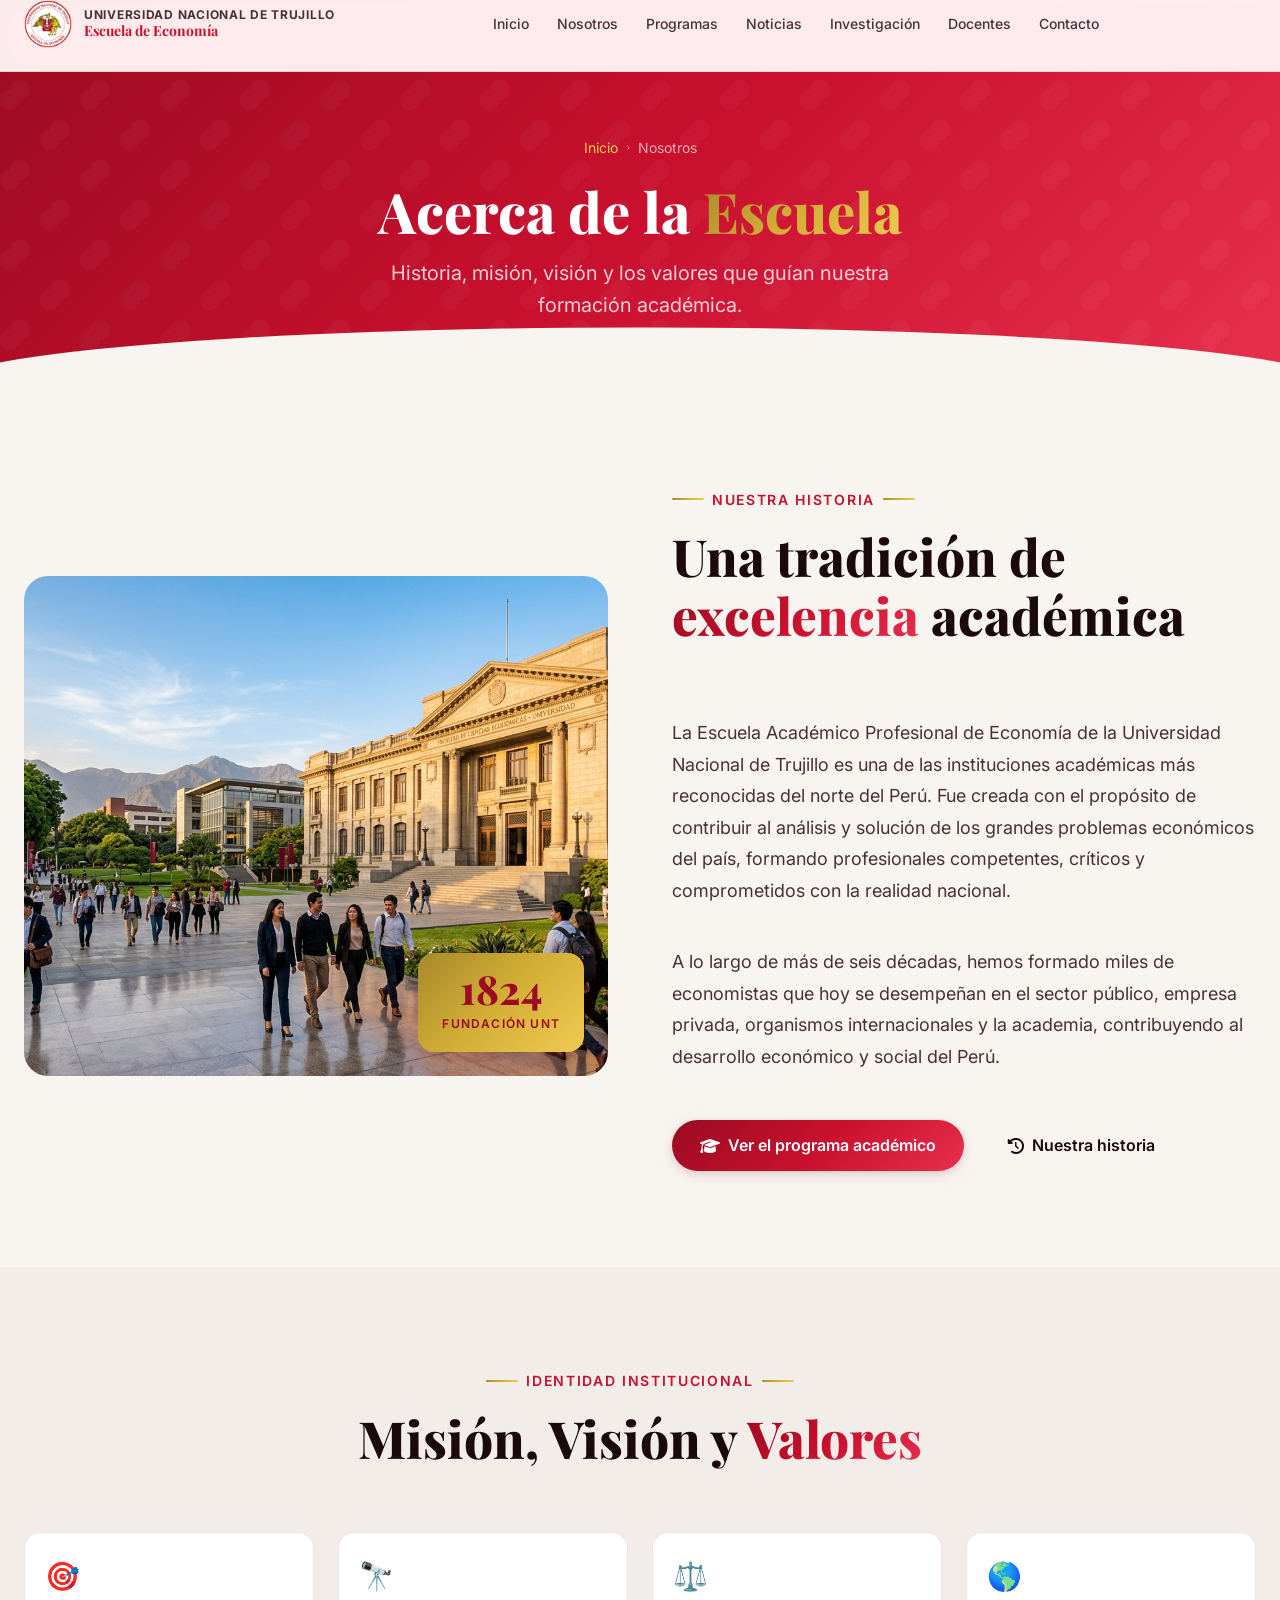
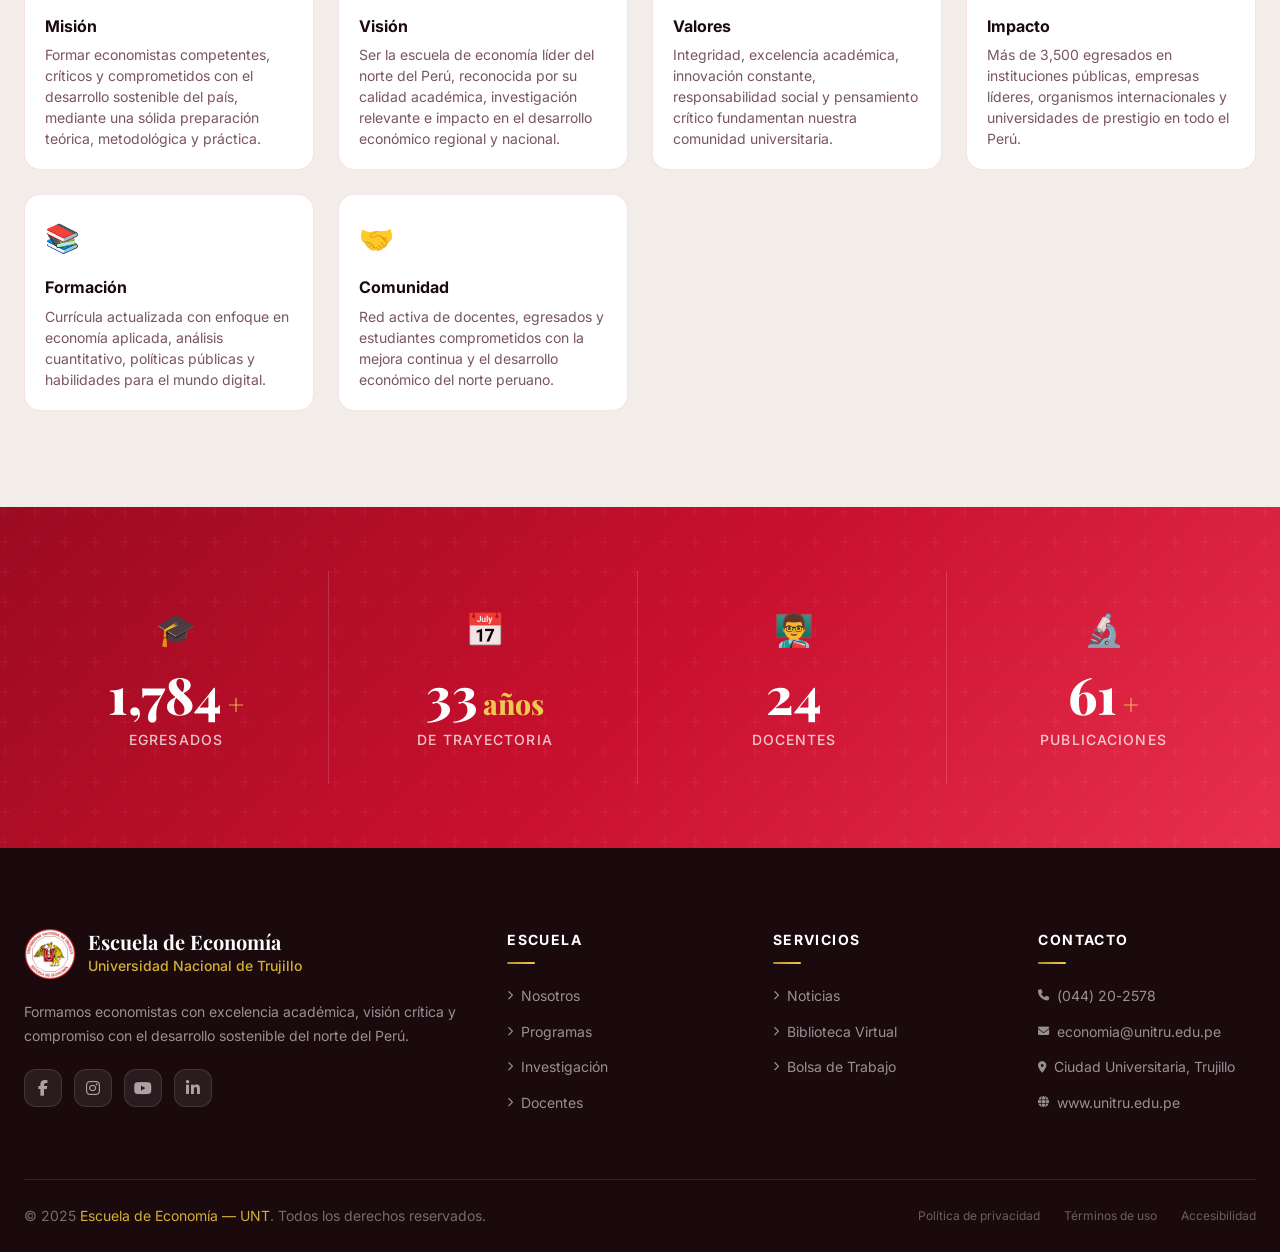
<file: nosotros.html>
<!DOCTYPE html>
<html lang="es">
<head>
  <meta charset="UTF-8" />
  <meta name="viewport" content="width=device-width, initial-scale=1.0" />
  <meta name="description" content="Conoce la historia, misión, visión y valores de la Escuela de Economía de la Universidad Nacional de Trujillo." />
  <title>Nosotros — Escuela de Economía · UNT</title>
  <link rel="stylesheet" href="https://cdnjs.cloudflare.com/ajax/libs/font-awesome/6.5.0/css/all.min.css" />
  <link rel="stylesheet" href="css/reset.css" />
  <link rel="stylesheet" href="css/variables.css" />
  <link rel="stylesheet" href="css/theme.css" />
  <link rel="stylesheet" href="css/main.css" />
  <link rel="stylesheet" href="css/pages.css" />
  <style>
    #back-to-top { position:fixed;bottom:2rem;right:2rem;width:48px;height:48px;border-radius:50%;background:var(--gradient-primary);color:#fff;display:flex;align-items:center;justify-content:center;font-size:1.2rem;box-shadow:var(--shadow-lg);cursor:pointer;opacity:0;transform:translateY(16px);transition:all var(--transition-base);z-index:900;border:none; }
    #back-to-top.visible{opacity:1;transform:translateY(0);}
    #back-to-top:hover{transform:translateY(-4px);}
    @keyframes bounceBtn{0%{transform:scale(1)}40%{transform:scale(1.25) rotate(20deg)}100%{transform:scale(1) rotate(0deg)}}
    .bounce-anim{animation:bounceBtn 0.4s ease;}
  </style>
</head>
<body>

  <div id="navbar-container"></div>

  <main id="main-content">

    <!-- Encabezado de página -->
    <div class="page-hero" aria-label="Nosotros">
      <div class="container">
        <div class="page-hero__content">
          <nav class="page-hero__breadcrumb" aria-label="Miga de pan">
            <a href="index.html">Inicio</a>
            <span class="page-hero__breadcrumb-sep">›</span>
            <span>Nosotros</span>
          </nav>
          <h1 class="page-hero__title">Acerca de la <span>Escuela</span></h1>
          <p class="page-hero__subtitle">Historia, misión, visión y los valores que guían nuestra formación académica.</p>
        </div>
      </div>
    </div>

    <!-- Acerca de -->
    <section class="section" aria-labelledby="about-title">
      <div class="container">
        <div class="about__grid">

          <div class="about__image-wrap reveal">
            <img src="assets/images/hero_campus.jpg" alt="Campus de la Universidad Nacional de Trujillo" class="about__image" loading="lazy" />
            <div class="about__image-badge">
              <strong>1824</strong>
              <span>Fundación UNT</span>
            </div>
          </div>

          <div class="about__content reveal reveal-delay-2">
            <div class="section-header" style="text-align:left;margin-bottom:var(--space-8);">
              <div class="section-label">Nuestra Historia</div>
              <h2 id="about-title" class="section-title">Una tradición de <span>excelencia</span> académica</h2>
            </div>
            <p class="about__text">
              La Escuela Académico Profesional de Economía de la Universidad Nacional de Trujillo
              es una de las instituciones académicas más reconocidas del norte del Perú. Fue creada
              con el propósito de contribuir al análisis y solución de los grandes problemas económicos
              del país, formando profesionales competentes, críticos y comprometidos con la realidad nacional.
            </p>
            <p class="about__text" style="margin-top:var(--space-4);">
              A lo largo de más de seis décadas, hemos formado miles de economistas que hoy se
              desempeñan en el sector público, empresa privada, organismos internacionales y la academia,
              contribuyendo al desarrollo económico y social del Perú.
            </p>
            <div style="margin-top:var(--space-6); display:flex; gap:var(--space-4); flex-wrap:wrap;">
              <a href="programas.html" class="btn btn-primary" id="about-cta-programas">
                <i class="fa-solid fa-graduation-cap"></i> Ver el programa académico
              </a>
              <a href="historia.html" class="btn btn-secondary" id="about-cta-historia">
                <i class="fa-solid fa-clock-rotate-left"></i> Nuestra historia
              </a>
            </div>
          </div>

        </div>
      </div>
    </section>

    <!-- Misión y Visión -->
    <section class="section section--alt" aria-label="Misión, Visión y Valores">
      <div class="container">
        <div class="section-header reveal">
          <div class="section-label">Identidad Institucional</div>
          <h2 class="section-title">Misión, Visión y <span>Valores</span></h2>
        </div>
        <div class="about__pillars" style="grid-template-columns:repeat(auto-fit,minmax(240px,1fr));gap:var(--space-6);">
          <div class="pillar-card reveal">
            <div class="pillar-card__icon">🎯</div>
            <div class="pillar-card__title">Misión</div>
            <div class="pillar-card__desc">
              Formar economistas competentes, críticos y comprometidos con el desarrollo sostenible
              del país, mediante una sólida preparación teórica, metodológica y práctica.
            </div>
          </div>
          <div class="pillar-card reveal reveal-delay-1">
            <div class="pillar-card__icon">🔭</div>
            <div class="pillar-card__title">Visión</div>
            <div class="pillar-card__desc">
              Ser la escuela de economía líder del norte del Perú, reconocida por su calidad académica,
              investigación relevante e impacto en el desarrollo económico regional y nacional.
            </div>
          </div>
          <div class="pillar-card reveal reveal-delay-2">
            <div class="pillar-card__icon">⚖️</div>
            <div class="pillar-card__title">Valores</div>
            <div class="pillar-card__desc">
              Integridad, excelencia académica, innovación constante, responsabilidad social
              y pensamiento crítico fundamentan nuestra comunidad universitaria.
            </div>
          </div>
          <div class="pillar-card reveal reveal-delay-3">
            <div class="pillar-card__icon">🌎</div>
            <div class="pillar-card__title">Impacto</div>
            <div class="pillar-card__desc">
              Más de 3,500 egresados en instituciones públicas, empresas líderes,
              organismos internacionales y universidades de prestigio en todo el Perú.
            </div>
          </div>
          <div class="pillar-card reveal reveal-delay-1">
            <div class="pillar-card__icon">📚</div>
            <div class="pillar-card__title">Formación</div>
            <div class="pillar-card__desc">
              Currícula actualizada con enfoque en economía aplicada, análisis cuantitativo,
              políticas públicas y habilidades para el mundo digital.
            </div>
          </div>
          <div class="pillar-card reveal reveal-delay-2">
            <div class="pillar-card__icon">🤝</div>
            <div class="pillar-card__title">Comunidad</div>
            <div class="pillar-card__desc">
              Red activa de docentes, egresados y estudiantes comprometidos con la mejora
              continua y el desarrollo económico del norte peruano.
            </div>
          </div>
        </div>
      </div>
    </section>

    <!-- Estadísticas -->
    <section class="stats" aria-label="Cifras de la escuela">
      <div class="container">
        <div class="stats__grid">
          <div class="stat-card reveal"><div class="stat-card__icon">🎓</div><div class="stat-card__number"><span data-counter="3500">0</span><span class="suffix">+</span></div><div class="stat-card__label">Egresados</div></div>
          <div class="stat-card reveal reveal-delay-1"><div class="stat-card__icon">📅</div><div class="stat-card__number"><span data-counter="65">0</span><span class="suffix">años</span></div><div class="stat-card__label">De trayectoria</div></div>
          <div class="stat-card reveal reveal-delay-2"><div class="stat-card__icon">👨‍🏫</div><div class="stat-card__number"><span data-counter="48">0</span></div><div class="stat-card__label">Docentes</div></div>
          <div class="stat-card reveal reveal-delay-3"><div class="stat-card__icon">🔬</div><div class="stat-card__number"><span data-counter="120">0</span><span class="suffix">+</span></div><div class="stat-card__label">Publicaciones</div></div>
        </div>
      </div>
    </section>

  </main>

  <div id="footer-container"></div>

  <script src="js/components.js"></script>
  <script src="js/navbar.js" defer></script>
  <script src="js/animations.js" defer></script>
</body>
</html>
</file>
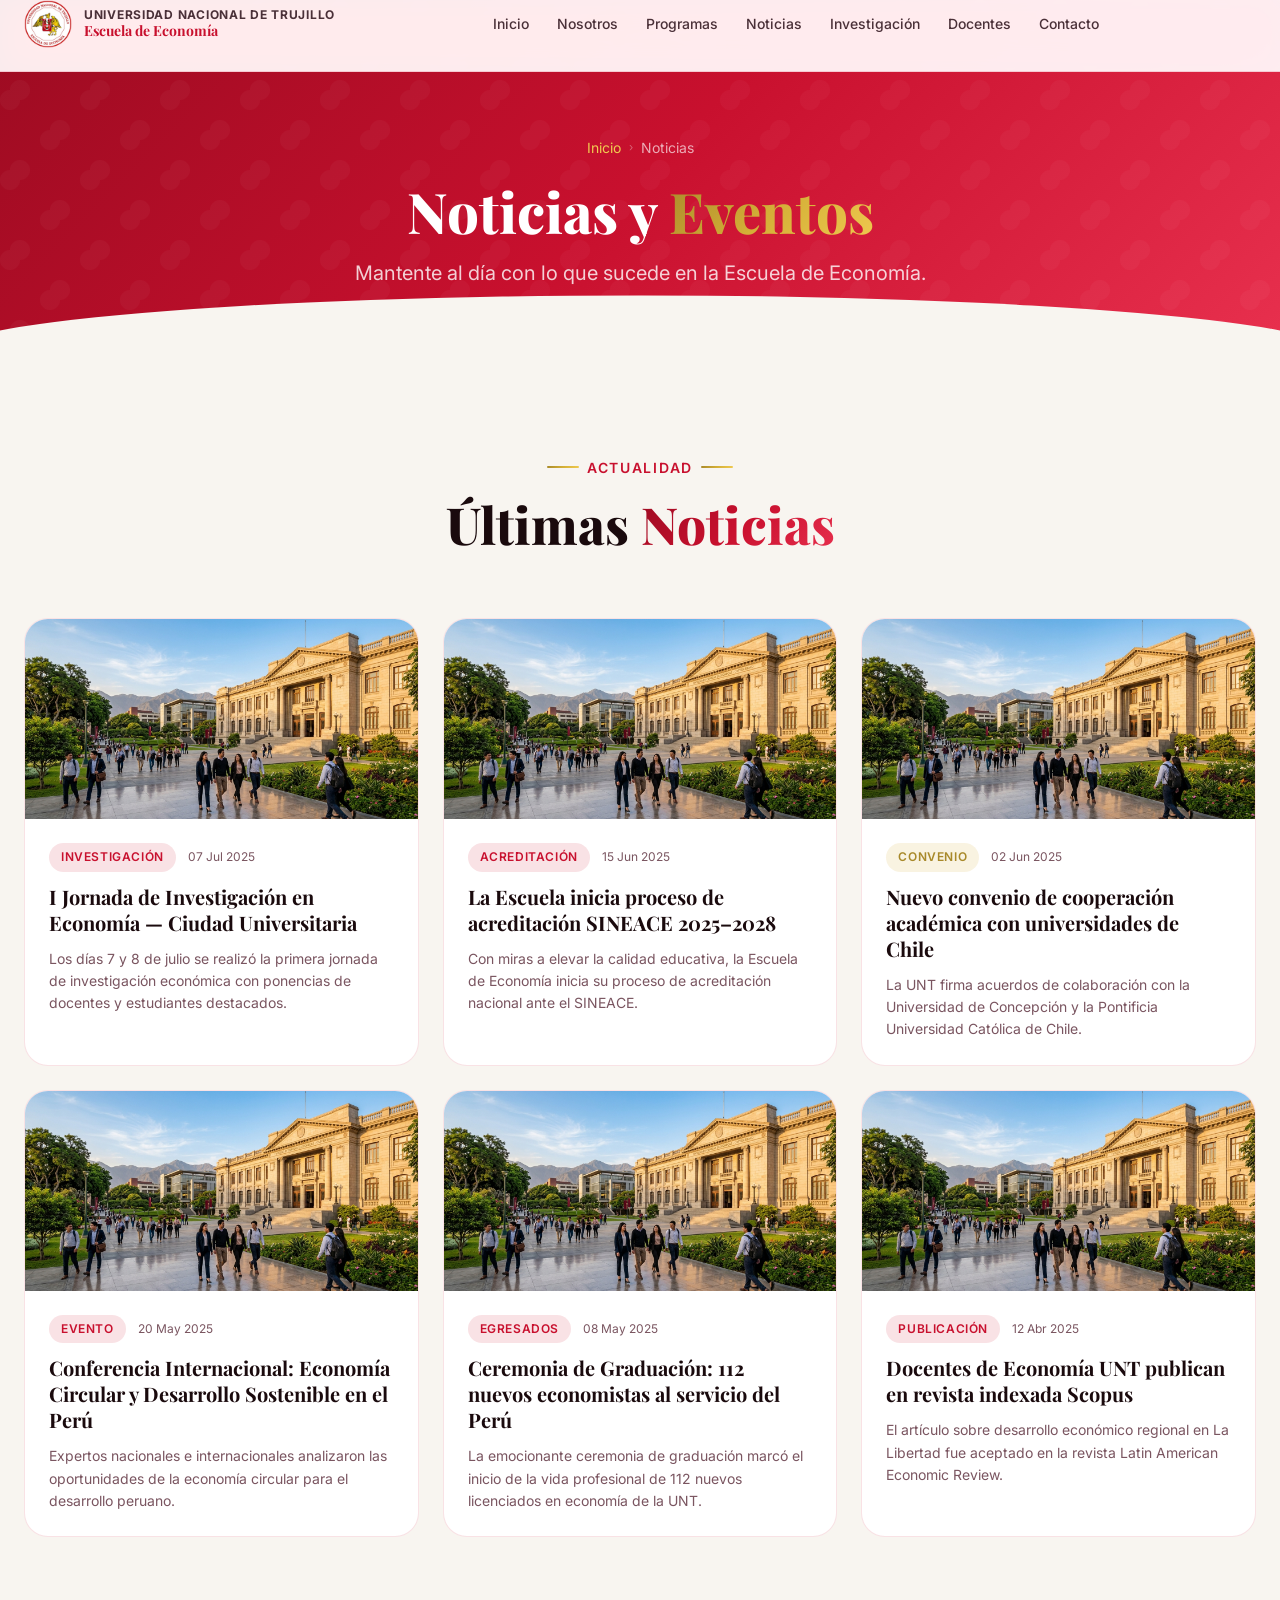
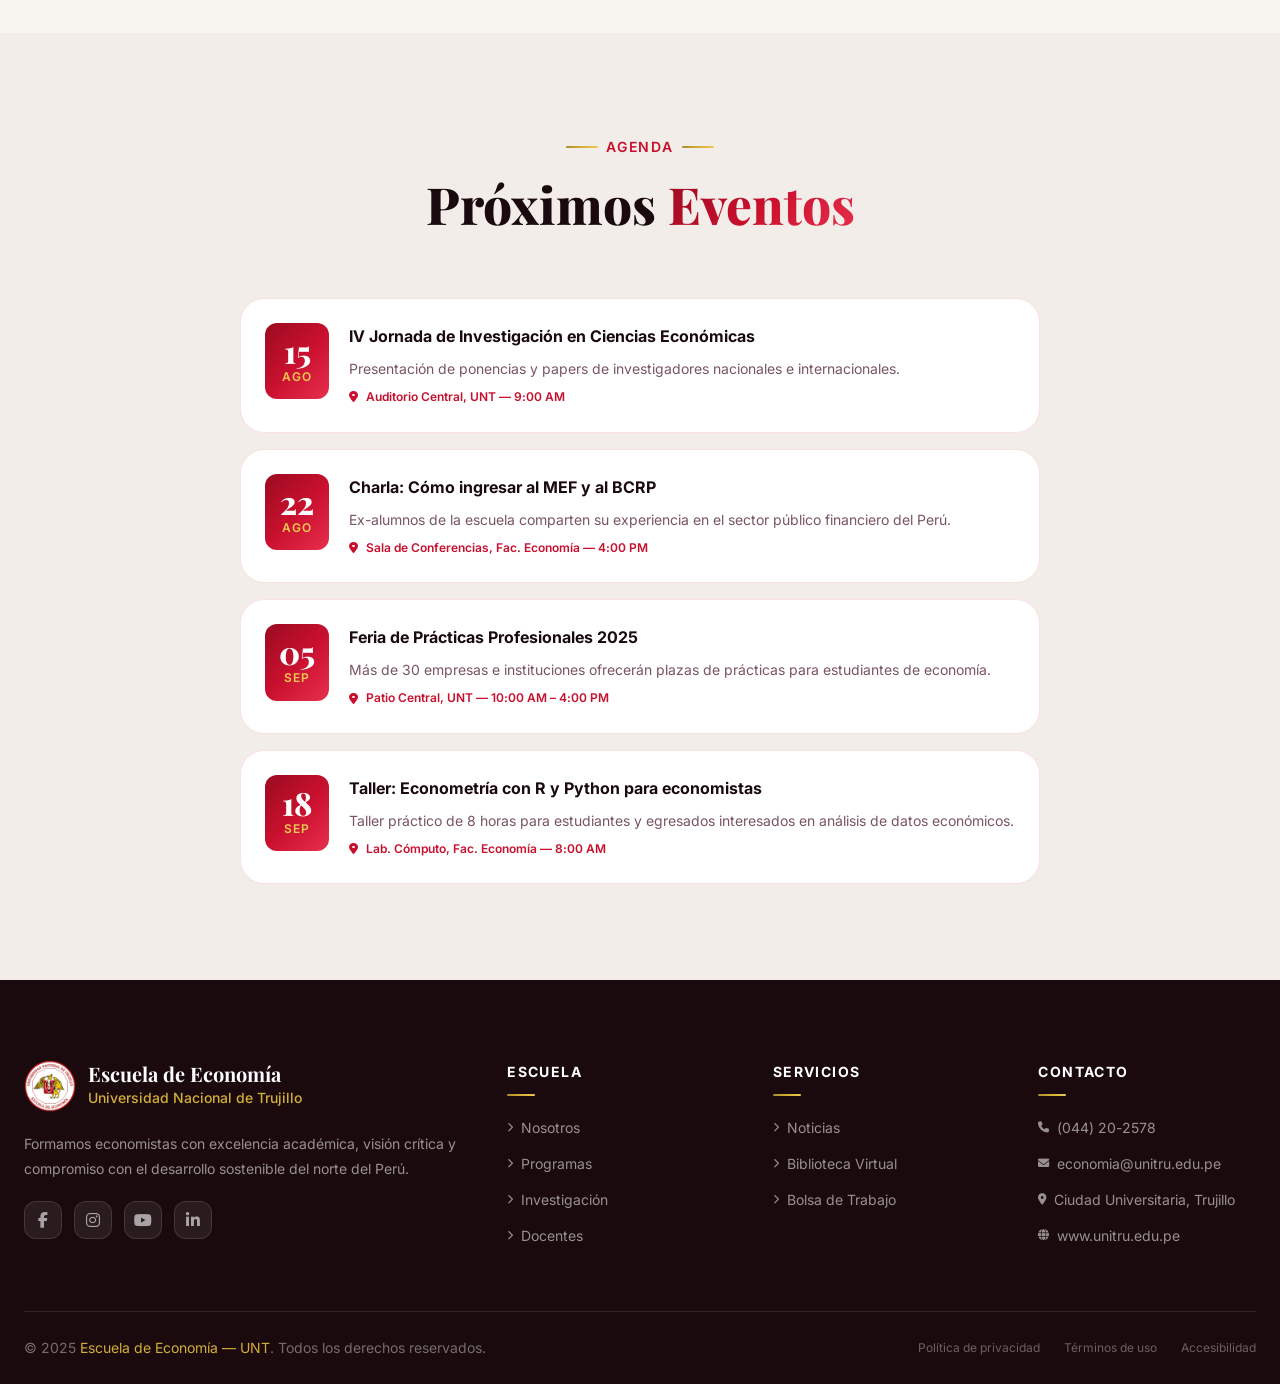
<file: noticias.html>
﻿<!DOCTYPE html>
<html lang="es">
<head>
  <meta charset="UTF-8" />
  <meta name="viewport" content="width=device-width, initial-scale=1.0" />
  <meta name="description" content="Últimas noticias, eventos y anuncios de la Escuela de Economía de la Universidad Nacional de Trujillo." />
  <title>Noticias y Eventos — Escuela de Economía · UNT</title>
  <link rel="stylesheet" href="https://cdnjs.cloudflare.com/ajax/libs/font-awesome/6.5.0/css/all.min.css" />
  <link rel="stylesheet" href="css/reset.css" />
  <link rel="stylesheet" href="css/variables.css" />
  <link rel="stylesheet" href="css/theme.css" />
  <link rel="stylesheet" href="css/main.css" />
  <link rel="stylesheet" href="css/pages.css" />
  <style>
    #back-to-top{position:fixed;bottom:2rem;right:2rem;width:48px;height:48px;border-radius:50%;background:var(--gradient-primary);color:#fff;display:flex;align-items:center;justify-content:center;font-size:1.2rem;box-shadow:var(--shadow-lg);cursor:pointer;opacity:0;transform:translateY(16px);transition:all var(--transition-base);z-index:900;border:none;}
    #back-to-top.visible{opacity:1;transform:translateY(0);}
    #back-to-top:hover{transform:translateY(-4px);}
    @keyframes bounceBtn{0%{transform:scale(1)}40%{transform:scale(1.25) rotate(20deg)}100%{transform:scale(1) rotate(0deg)}}
    .bounce-anim{animation:bounceBtn 0.4s ease;}

    .news-grid { display: grid; grid-template-columns: repeat(3, 1fr); gap: var(--space-6); }
    .news-full-card {
      background: var(--clr-surface); border: 1px solid var(--clr-border);
      border-radius: var(--radius-xl); overflow: hidden;
      transition: all var(--transition-base); cursor: pointer;
    }
    .news-full-card:hover { transform: translateY(-6px); box-shadow: var(--shadow-xl); border-color: var(--clr-primary); }
    .news-full-card__img { width:100%; height:200px; object-fit:cover; transition: transform var(--transition-slow); }
    .news-full-card:hover .news-full-card__img { transform: scale(1.04); }
    .news-full-card__img-wrap { overflow: hidden; }
    .news-full-card__body { padding: var(--space-6); }
    .news-full-card__meta { display:flex;align-items:center;gap:var(--space-3);margin-bottom:var(--space-3); }
    .news-full-card__date { font-size:var(--text-xs);color:var(--clr-text-muted); }
    .news-full-card__title { font-family:var(--font-display);font-size:var(--text-lg);font-weight:700;color:var(--clr-text);line-height:1.3;margin-bottom:var(--space-3); }
    .news-full-card__excerpt { font-size:var(--text-sm);color:var(--clr-text-muted);line-height:1.6; }

    .event-card {
      background: var(--clr-surface); border: 1px solid var(--clr-border);
      border-radius: var(--radius-xl); padding: var(--space-6);
      display: flex; gap: var(--space-5); align-items: flex-start;
      transition: all var(--transition-base);
    }
    .event-card:hover { border-color: var(--clr-accent); box-shadow: 0 0 20px rgba(212,175,55,0.15); transform: translateX(4px); }
    .event-card__date-box {
      min-width: 64px; text-align: center;
      background: var(--gradient-primary); color: #fff;
      border-radius: var(--radius-md); padding: var(--space-3) var(--space-2);
      flex-shrink: 0;
    }
    .event-card__day { font-family: var(--font-display); font-size: var(--text-2xl); font-weight: 800; line-height: 1; }
    .event-card__month { font-size: var(--text-xs); font-weight: 600; text-transform: uppercase; letter-spacing: 0.08em; color: var(--clr-accent-light); }
    .event-card__content { flex: 1; }
    .event-card__title { font-size:var(--text-base);font-weight:700;color:var(--clr-text);margin-bottom:var(--space-2); }
    .event-card__desc { font-size:var(--text-sm);color:var(--clr-text-muted);line-height:1.5; }
    .event-card__location { display:flex;align-items:center;gap:var(--space-2);font-size:var(--text-xs);color:var(--clr-primary);margin-top:var(--space-2);font-weight:600; }

    @media(max-width:1024px) { .news-grid { grid-template-columns: 1fr 1fr; } }
    @media(max-width:640px)  { .news-grid { grid-template-columns: 1fr; } }
  </style>
</head>
<body>
  <div id="navbar-container"></div>

  <main id="main-content">

    <div class="page-hero" aria-label="Noticias y Eventos">
      <div class="container">
        <div class="page-hero__content">
          <nav class="page-hero__breadcrumb" aria-label="Miga de pan">
            <a href="index.html">Inicio</a>
            <span class="page-hero__breadcrumb-sep">›</span>
            <span>Noticias</span>
          </nav>
          <h1 class="page-hero__title">Noticias y <span>Eventos</span></h1>
          <p class="page-hero__subtitle">Mantente al día con lo que sucede en la Escuela de Economía.</p>
        </div>
      </div>
    </div>

    <!-- Noticias -->
    <section class="section" aria-labelledby="noticias-title">
      <div class="container">
        <div class="section-header reveal">
          <div class="section-label">Actualidad</div>
          <h2 id="noticias-title" class="section-title">Últimas <span>Noticias</span></h2>
        </div>

        <div class="news-grid">
          <article class="news-full-card reveal">
            <div class="news-full-card__img-wrap"><img src="assets/images/hero_campus.jpg" alt="Jornada de Investigación" class="news-full-card__img" loading="lazy" /></div>
            <div class="news-full-card__body">
              <div class="news-full-card__meta"><span class="badge badge--primary">Investigación</span><span class="news-full-card__date">07 Jul 2025</span></div>
              <h3 class="news-full-card__title">I Jornada de Investigación en Economía — Ciudad Universitaria</h3>
              <p class="news-full-card__excerpt">Los días 7 y 8 de julio se realizó la primera jornada de investigación económica con ponencias de docentes y estudiantes destacados.</p>
            </div>
          </article>

          <article class="news-full-card reveal reveal-delay-1">
            <div class="news-full-card__img-wrap"><img src="assets/images/hero_campus.jpg" alt="Acreditación SINEACE" class="news-full-card__img" loading="lazy" /></div>
            <div class="news-full-card__body">
              <div class="news-full-card__meta"><span class="badge badge--primary">Acreditación</span><span class="news-full-card__date">15 Jun 2025</span></div>
              <h3 class="news-full-card__title">La Escuela inicia proceso de acreditación SINEACE 2025–2028</h3>
              <p class="news-full-card__excerpt">Con miras a elevar la calidad educativa, la Escuela de Economía inicia su proceso de acreditación nacional ante el SINEACE.</p>
            </div>
          </article>

          <article class="news-full-card reveal reveal-delay-2">
            <div class="news-full-card__img-wrap"><img src="assets/images/hero_campus.jpg" alt="Convenio Chile" class="news-full-card__img" loading="lazy" /></div>
            <div class="news-full-card__body">
              <div class="news-full-card__meta"><span class="badge badge--accent">Convenio</span><span class="news-full-card__date">02 Jun 2025</span></div>
              <h3 class="news-full-card__title">Nuevo convenio de cooperación académica con universidades de Chile</h3>
              <p class="news-full-card__excerpt">La UNT firma acuerdos de colaboración con la Universidad de Concepción y la Pontificia Universidad Católica de Chile.</p>
            </div>
          </article>

          <article class="news-full-card reveal">
            <div class="news-full-card__img-wrap"><img src="assets/images/hero_campus.jpg" alt="Conferencia" class="news-full-card__img" loading="lazy" /></div>
            <div class="news-full-card__body">
              <div class="news-full-card__meta"><span class="badge badge--primary">Evento</span><span class="news-full-card__date">20 May 2025</span></div>
              <h3 class="news-full-card__title">Conferencia Internacional: Economía Circular y Desarrollo Sostenible en el Perú</h3>
              <p class="news-full-card__excerpt">Expertos nacionales e internacionales analizaron las oportunidades de la economía circular para el desarrollo peruano.</p>
            </div>
          </article>

          <article class="news-full-card reveal reveal-delay-1">
            <div class="news-full-card__img-wrap"><img src="assets/images/hero_campus.jpg" alt="Graduación" class="news-full-card__img" loading="lazy" /></div>
            <div class="news-full-card__body">
              <div class="news-full-card__meta"><span class="badge badge--primary">Egresados</span><span class="news-full-card__date">08 May 2025</span></div>
              <h3 class="news-full-card__title">Ceremonia de Graduación: 112 nuevos economistas al servicio del Perú</h3>
              <p class="news-full-card__excerpt">La emocionante ceremonia de graduación marcó el inicio de la vida profesional de 112 nuevos licenciados en economía de la UNT.</p>
            </div>
          </article>

          <article class="news-full-card reveal reveal-delay-2">
            <div class="news-full-card__img-wrap"><img src="assets/images/hero_campus.jpg" alt="Investigación publicación" class="news-full-card__img" loading="lazy" /></div>
            <div class="news-full-card__body">
              <div class="news-full-card__meta"><span class="badge badge--primary">Publicación</span><span class="news-full-card__date">12 Abr 2025</span></div>
              <h3 class="news-full-card__title">Docentes de Economía UNT publican en revista indexada Scopus</h3>
              <p class="news-full-card__excerpt">El artículo sobre desarrollo económico regional en La Libertad fue aceptado en la revista Latin American Economic Review.</p>
            </div>
          </article>
        </div>
      </div>
    </section>

    <!-- Próximos Eventos -->
    <section class="section section--alt" aria-labelledby="eventos-title">
      <div class="container">
        <div class="section-header reveal">
          <div class="section-label">Agenda</div>
          <h2 id="eventos-title" class="section-title">Próximos <span>Eventos</span></h2>
        </div>

        <div style="display:flex;flex-direction:column;gap:var(--space-4);max-width:800px;margin-inline:auto;">
          <div class="event-card reveal">
            <div class="event-card__date-box"><div class="event-card__day">15</div><div class="event-card__month">Ago</div></div>
            <div class="event-card__content">
              <div class="event-card__title">IV Jornada de Investigación en Ciencias Económicas</div>
              <div class="event-card__desc">Presentación de ponencias y papers de investigadores nacionales e internacionales.</div>
              <div class="event-card__location"><i class="fa-solid fa-location-dot"></i> Auditorio Central, UNT — 9:00 AM</div>
            </div>
          </div>

          <div class="event-card reveal reveal-delay-1">
            <div class="event-card__date-box"><div class="event-card__day">22</div><div class="event-card__month">Ago</div></div>
            <div class="event-card__content">
              <div class="event-card__title">Charla: Cómo ingresar al MEF y al BCRP</div>
              <div class="event-card__desc">Ex-alumnos de la escuela comparten su experiencia en el sector público financiero del Perú.</div>
              <div class="event-card__location"><i class="fa-solid fa-location-dot"></i> Sala de Conferencias, Fac. Economía — 4:00 PM</div>
            </div>
          </div>

          <div class="event-card reveal reveal-delay-2">
            <div class="event-card__date-box"><div class="event-card__day">05</div><div class="event-card__month">Sep</div></div>
            <div class="event-card__content">
              <div class="event-card__title">Feria de Prácticas Profesionales 2025</div>
              <div class="event-card__desc">Más de 30 empresas e instituciones ofrecerán plazas de prácticas para estudiantes de economía.</div>
              <div class="event-card__location"><i class="fa-solid fa-location-dot"></i> Patio Central, UNT — 10:00 AM – 4:00 PM</div>
            </div>
          </div>

          <div class="event-card reveal reveal-delay-3">
            <div class="event-card__date-box"><div class="event-card__day">18</div><div class="event-card__month">Sep</div></div>
            <div class="event-card__content">
              <div class="event-card__title">Taller: Econometría con R y Python para economistas</div>
              <div class="event-card__desc">Taller práctico de 8 horas para estudiantes y egresados interesados en análisis de datos económicos.</div>
              <div class="event-card__location"><i class="fa-solid fa-location-dot"></i> Lab. Cómputo, Fac. Economía — 8:00 AM</div>
            </div>
          </div>
        </div>
      </div>
    </section>

  </main>

  <div id="footer-container"></div>
  <script src="js/components.js"></script>
  <script src="js/navbar.js" defer></script>
  <script src="js/animations.js" defer></script>
</body>
</html>
</file>
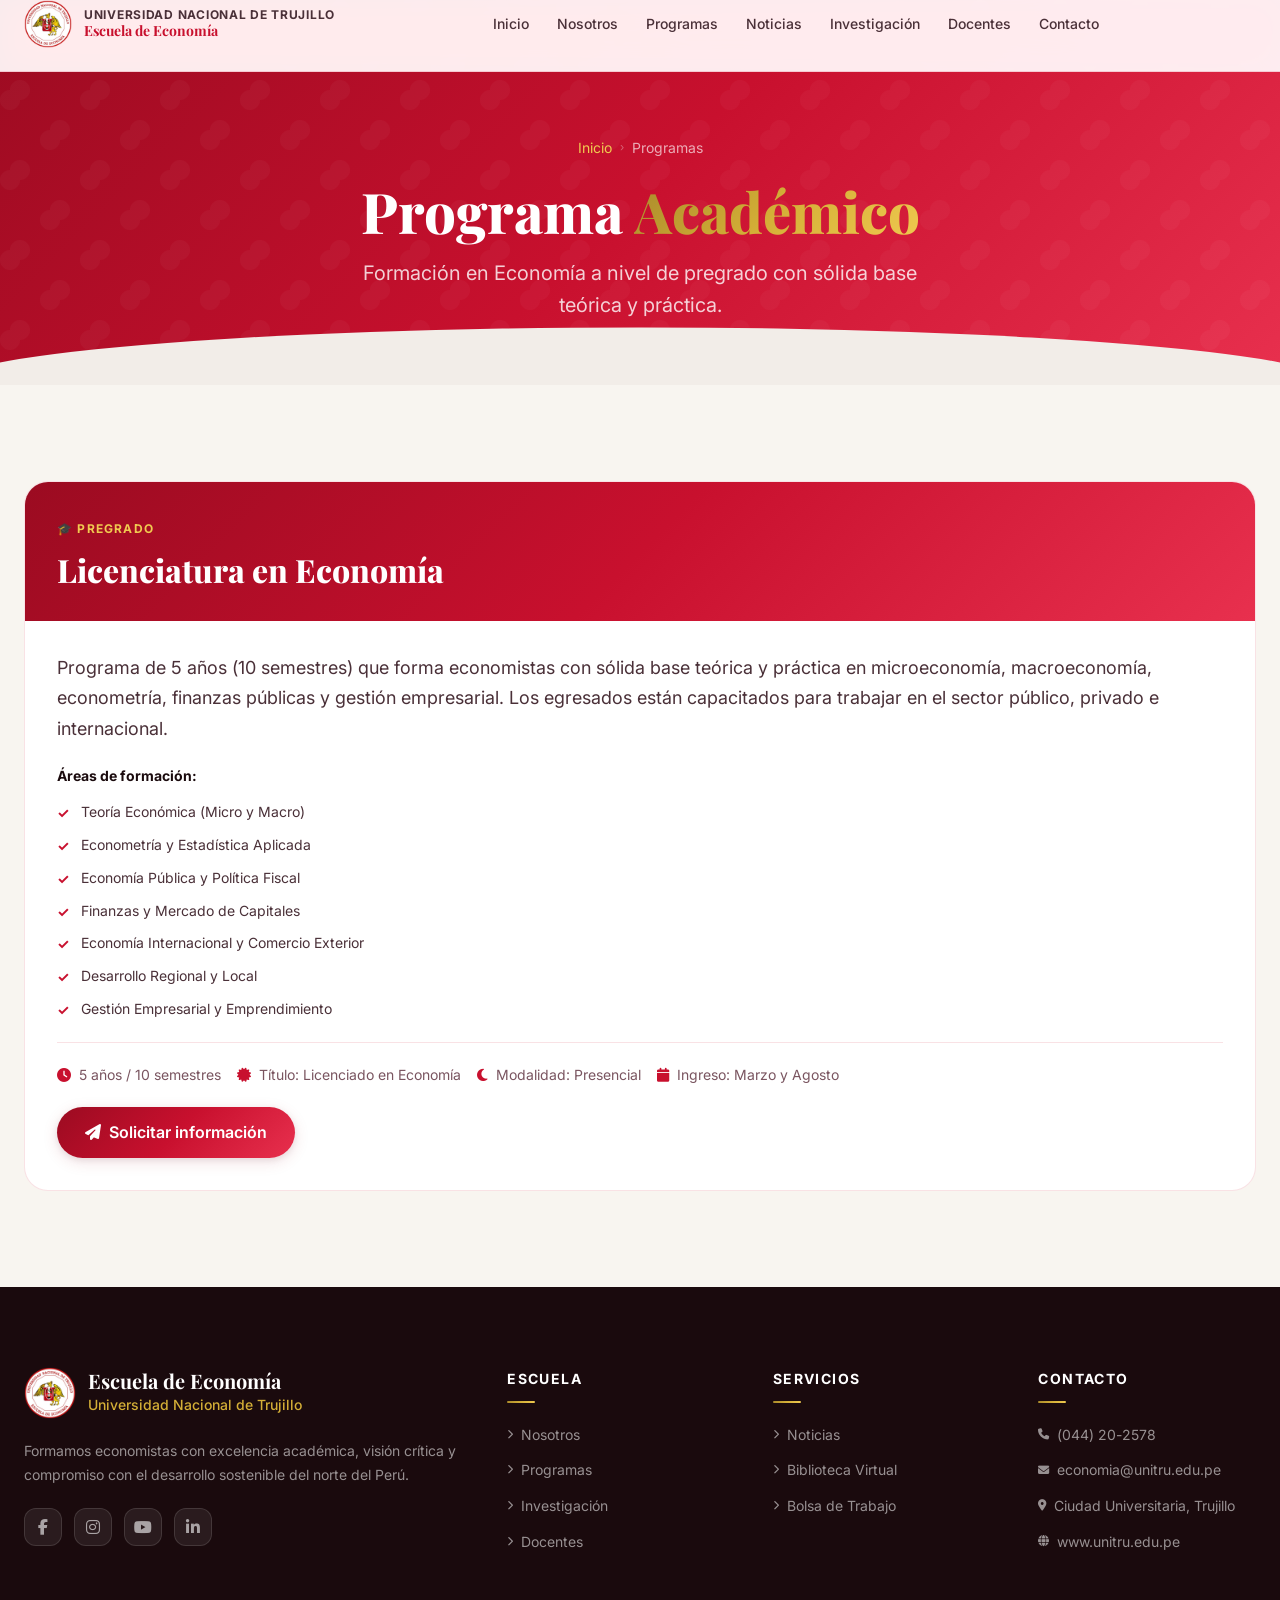
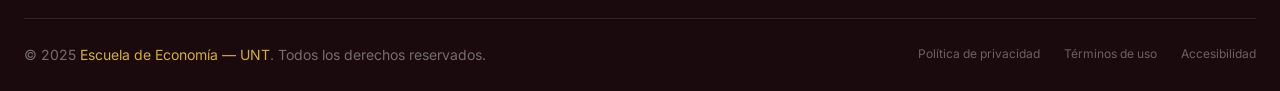
<file: programas.html>
<!DOCTYPE html>
<html lang="es">
<head>
  <meta charset="UTF-8" />
  <meta name="viewport" content="width=device-width, initial-scale=1.0" />
  <meta name="description" content="Programas académicos de la Escuela de Economía UNT: Licenciatura, Maestría y Doctorado en Economía." />
  <title>Programas Académicos — Escuela de Economía · UNT</title>
  <link rel="stylesheet" href="https://cdnjs.cloudflare.com/ajax/libs/font-awesome/6.5.0/css/all.min.css" />
  <link rel="stylesheet" href="css/reset.css" />
  <link rel="stylesheet" href="css/variables.css" />
  <link rel="stylesheet" href="css/theme.css" />
  <link rel="stylesheet" href="css/main.css" />
  <link rel="stylesheet" href="css/pages.css" />
  <style>
    #back-to-top{position:fixed;bottom:2rem;right:2rem;width:48px;height:48px;border-radius:50%;background:var(--gradient-primary);color:#fff;display:flex;align-items:center;justify-content:center;font-size:1.2rem;box-shadow:var(--shadow-lg);cursor:pointer;opacity:0;transform:translateY(16px);transition:all var(--transition-base);z-index:900;border:none;}
    #back-to-top.visible{opacity:1;transform:translateY(0);}
    #back-to-top:hover{transform:translateY(-4px);}
    @keyframes bounceBtn{0%{transform:scale(1)}40%{transform:scale(1.25) rotate(20deg)}100%{transform:scale(1) rotate(0deg)}}
    .bounce-anim{animation:bounceBtn 0.4s ease;}

    /* Programa detail card */
    .prog-detail {
      background: var(--clr-surface);
      border: 1px solid var(--clr-border);
      border-radius: var(--radius-xl);
      overflow: hidden;
      transition: all var(--transition-base);
    }
    .prog-detail:hover { box-shadow: var(--shadow-xl); transform: translateY(-4px); }
    .prog-detail__header {
      padding: var(--space-8);
      background: var(--gradient-primary);
      color: #fff;
    }
    .prog-detail__level {
      display: inline-flex; align-items: center; gap: var(--space-2);
      font-size: var(--text-xs); font-weight: 700; letter-spacing: 0.1em;
      text-transform: uppercase; color: var(--clr-accent-light);
      margin-bottom: var(--space-3);
    }
    .prog-detail__title {
      font-family: var(--font-display); font-size: var(--text-2xl); font-weight: 800; line-height: 1.15;
    }
    .prog-detail__body { padding: var(--space-8); display: flex; flex-direction: column; gap: var(--space-5); }
    .prog-detail__desc { font-size: var(--text-md); color: var(--clr-text-secondary); line-height: 1.7; }
    .prog-detail__list { display: flex; flex-direction: column; gap: var(--space-2); }
    .prog-detail__list li {
      display: flex; align-items: flex-start; gap: var(--space-3);
      font-size: var(--text-sm); color: var(--clr-text-secondary);
    }
    .prog-detail__list li::before {
      content: '✓'; color: var(--clr-primary); font-weight: 700; flex-shrink: 0; margin-top: 1px;
    }
    .prog-detail__meta {
      display: flex; flex-wrap: wrap; gap: var(--space-4);
      padding-top: var(--space-5); border-top: 1px solid var(--clr-border);
    }
    .prog-detail__meta-item { display: flex; align-items: center; gap: var(--space-2); font-size: var(--text-sm); color: var(--clr-text-muted); }
    .prog-detail__meta-item i { color: var(--clr-primary); }
  </style>
</head>
<body>

  <div id="navbar-container"></div>

  <main id="main-content">

    <div class="page-hero page-hero--alt" aria-label="Programas Académicos">
      <div class="container">
        <div class="page-hero__content">
          <nav class="page-hero__breadcrumb" aria-label="Miga de pan">
            <a href="index.html">Inicio</a>
            <span class="page-hero__breadcrumb-sep">›</span>
            <span>Programas</span>
          </nav>
          <h1 class="page-hero__title">Programa <span>Académico</span></h1>
          <p class="page-hero__subtitle">Formación en Economía a nivel de pregrado con sólida base teórica y práctica.</p>
        </div>
      </div>
    </div>

    <section class="section" aria-label="Nuestros programas">
      <div class="container">

        <div style="display:grid; grid-template-columns:1fr; gap:var(--space-10);">

          <!-- Licenciatura -->
          <div class="prog-detail reveal">
            <div class="prog-detail__header">
              <div class="prog-detail__level">🎓 Pregrado</div>
              <h2 class="prog-detail__title">Licenciatura en Economía</h2>
            </div>
            <div class="prog-detail__body">
              <p class="prog-detail__desc">
                Programa de 5 años (10 semestres) que forma economistas con sólida base teórica y práctica en
                microeconomía, macroeconomía, econometría, finanzas públicas y gestión empresarial.
                Los egresados están capacitados para trabajar en el sector público, privado e internacional.
              </p>
              <div>
                <strong style="font-size:var(--text-sm);color:var(--clr-text);margin-bottom:var(--space-3);display:block;">Áreas de formación:</strong>
                <ul class="prog-detail__list">
                  <li>Teoría Económica (Micro y Macro)</li>
                  <li>Econometría y Estadística Aplicada</li>
                  <li>Economía Pública y Política Fiscal</li>
                  <li>Finanzas y Mercado de Capitales</li>
                  <li>Economía Internacional y Comercio Exterior</li>
                  <li>Desarrollo Regional y Local</li>
                  <li>Gestión Empresarial y Emprendimiento</li>
                </ul>
              </div>
              <div class="prog-detail__meta">
                <div class="prog-detail__meta-item"><i class="fa-solid fa-clock"></i> 5 años / 10 semestres</div>
                <div class="prog-detail__meta-item"><i class="fa-solid fa-certificate"></i> Título: Licenciado en Economía</div>
                <div class="prog-detail__meta-item"><i class="fa-solid fa-moon"></i> Modalidad: Presencial</div>
                <div class="prog-detail__meta-item"><i class="fa-solid fa-calendar"></i> Ingreso: Marzo y Agosto</div>
              </div>
              <a href="contacto.html" class="btn btn-primary" id="lic-contacto" style="align-self:flex-start;">
                <i class="fa-solid fa-paper-plane"></i> Solicitar información
              </a>
            </div>
          </div>


        </div>
      </div>
    </section>

  </main>

  <div id="footer-container"></div>
  <script src="js/components.js"></script>
  <script src="js/navbar.js" defer></script>
  <script src="js/animations.js" defer></script>
</body>
</html>
</file>
<file: css/variables.css>
/* =============================================
   VARIABLES CSS — Sistema de Diseño UNT Economía
   Identidad institucional: Rojo #C8102E · Dorado #D4AF37
   ============================================= */

:root {
  /* ── Colores Institucionales ── */
  --clr-primary:        #C8102E;
  --clr-primary-dark:   #9B0B21;
  --clr-primary-light:  #e8304e;
  --clr-accent:         #D4AF37;
  --clr-accent-dark:    #A8892A;
  --clr-accent-light:   #F0CA50;

  /* ── Fondo y Superficie (Light Mode por defecto) ── */
  --clr-bg:             #F8F5F0;
  --clr-bg-alt:         #F2EDE8;
  --clr-surface:        #FFFFFF;
  --clr-surface-2:      #FDF9F5;
  --clr-border:         rgba(200, 16, 46, 0.12);

  /* ── Texto ── */
  --clr-text:           #1a0a0d;
  --clr-text-secondary: #4a3038;
  --clr-text-muted:     #7a5560;
  --clr-text-inverse:   #FFFFFF;

  /* ── Gradientes ── */
  --gradient-primary:   linear-gradient(135deg, #9B0B21 0%, #C8102E 50%, #e8304e 100%);
  --gradient-accent:    linear-gradient(135deg, #A8892A 0%, #D4AF37 50%, #F0CA50 100%);
  --gradient-hero:      linear-gradient(135deg, rgba(155,11,33,0.88) 0%, rgba(26,10,13,0.65) 60%, rgba(212,175,55,0.25) 100%);
  --gradient-card:      linear-gradient(180deg, transparent 50%, rgba(155,11,33,0.85) 100%);

  /* ── Tipografía ── */
  --font-display:       'Playfair Display', Georgia, serif;
  --font-body:          'Inter', -apple-system, BlinkMacSystemFont, sans-serif;

  /* ── Escala Tipográfica ── */
  --text-xs:    0.75rem;    /* 12px */
  --text-sm:    0.875rem;   /* 14px */
  --text-base:  1rem;       /* 16px */
  --text-md:    1.125rem;   /* 18px */
  --text-lg:    1.25rem;    /* 20px */
  --text-xl:    1.5rem;     /* 24px */
  --text-2xl:   2rem;       /* 32px */
  --text-3xl:   2.5rem;     /* 40px */
  --text-4xl:   3.5rem;     /* 56px */
  --text-5xl:   4.5rem;     /* 72px */

  /* ── Espaciado ── */
  --space-1:    0.25rem;
  --space-2:    0.5rem;
  --space-3:    0.75rem;
  --space-4:    1rem;
  --space-5:    1.25rem;
  --space-6:    1.5rem;
  --space-8:    2rem;
  --space-10:   2.5rem;
  --space-12:   3rem;
  --space-16:   4rem;
  --space-20:   5rem;
  --space-24:   6rem;
  --space-32:   8rem;

  /* ── Bordes Redondeados ── */
  --radius-sm:  0.375rem;
  --radius-md:  0.75rem;
  --radius-lg:  1rem;
  --radius-xl:  1.5rem;
  --radius-full: 9999px;

  /* ── Sombras ── */
  --shadow-sm:  0 1px 3px rgba(155,11,33,0.08), 0 1px 2px rgba(0,0,0,0.06);
  --shadow-md:  0 4px 16px rgba(155,11,33,0.12), 0 2px 6px rgba(0,0,0,0.08);
  --shadow-lg:  0 10px 40px rgba(155,11,33,0.18), 0 4px 16px rgba(0,0,0,0.1);
  --shadow-xl:  0 20px 60px rgba(155,11,33,0.22), 0 8px 24px rgba(0,0,0,0.12);
  --shadow-glow: 0 0 30px rgba(200,16,46,0.3);

  /* ── Transiciones ── */
  --transition-fast:   150ms cubic-bezier(0.4, 0, 0.2, 1);
  --transition-base:   300ms cubic-bezier(0.4, 0, 0.2, 1);
  --transition-slow:   500ms cubic-bezier(0.4, 0, 0.2, 1);

  /* ── Layout ── */
  --container-max:  1280px;
  --container-wide: 1440px;
  --navbar-h:       72px;
  --section-py:     var(--space-24);
}
</file>
<file: css/theme.css>
/* =============================================
   THEME CSS — Solo modo claro (dark mode eliminado)
   UNT Economía
   ============================================= */

/* Forzar siempre modo claro */
:root,
html {
  --clr-bg:             #F8F5F0;
  --clr-bg-alt:         #F2EDE8;
  --clr-surface:        #FFFFFF;
  --clr-surface-2:      #FDF9F5;
  --clr-border:         rgba(200, 16, 46, 0.12);
  --clr-text:           #1a0a0d;
  --clr-text-secondary: #4a3038;
  --clr-text-muted:     #7a5560;
  --clr-navbar-bg:      rgba(255, 255, 255, 0.92);
  --clr-navbar-border:  rgba(200, 16, 46, 0.15);
  --clr-footer-bg:      #1a0a0d;
  --shadow-card:        0 4px 24px rgba(155, 11, 33, 0.08);
  color-scheme: light;
}
</file>
<file: css/main.css>
/* =============================================
   MAIN CSS — Estilos Principales
   Escuela de Economía, Universidad Nacional de Trujillo
   ============================================= */

@import url('https://fonts.googleapis.com/css2?family=Inter:wght@300;400;500;600;700;800&family=Playfair+Display:ital,wght@0,700;0,800;1,700&display=swap');

/* ══════════════════════════════════════════════
   BASE
══════════════════════════════════════════════ */
body {
  font-family: var(--font-body);
  background-color: var(--clr-bg);
  color: var(--clr-text);
  font-size: var(--text-base);
  line-height: 1.7;
  overflow-x: hidden;
}

/* ── Contenedor ── */
.container {
  width: 100%;
  max-width: var(--container-max);
  margin-inline: auto;
  padding-inline: var(--space-6);
}

/* ── Sección base ── */
.section {
  padding-block: var(--section-py);
}

.section--alt {
  background-color: var(--clr-bg-alt);
}

.section--dark {
  background: var(--gradient-primary);
  color: var(--clr-text-inverse);
}

/* ── Encabezado de sección ── */
.section-header {
  text-align: center;
  margin-bottom: var(--space-16);
}

.section-label {
  display: inline-flex;
  align-items: center;
  gap: var(--space-2);
  font-size: var(--text-sm);
  font-weight: 600;
  letter-spacing: 0.12em;
  text-transform: uppercase;
  color: var(--clr-primary);
  margin-bottom: var(--space-4);
}

.section-label::before,
.section-label::after {
  content: '';
  display: block;
  width: 2rem;
  height: 2px;
  background: var(--gradient-accent);
  border-radius: var(--radius-full);
}

.section-title {
  font-family: var(--font-display);
  font-size: clamp(var(--text-2xl), 4vw, var(--text-4xl));
  font-weight: 800;
  line-height: 1.15;
  color: var(--clr-text);
  margin-bottom: var(--space-4);
}

.section-title span {
  background: var(--gradient-primary);
  -webkit-background-clip: text;
  -webkit-text-fill-color: transparent;
  background-clip: text;
}

.section-subtitle {
  font-size: var(--text-lg);
  color: var(--clr-text-muted);
  max-width: 640px;
  margin-inline: auto;
  line-height: 1.6;
}

/* ── Botones ── */
.btn {
  display: inline-flex;
  align-items: center;
  gap: var(--space-2);
  padding: 0.75rem 1.75rem;
  border-radius: var(--radius-full);
  font-weight: 600;
  font-size: var(--text-base);
  transition: all var(--transition-base);
  cursor: pointer;
  white-space: nowrap;
}

.btn-primary {
  background: var(--gradient-primary);
  color: #fff;
  box-shadow: var(--shadow-md), 0 0 0 0 rgba(200,16,46,0);
}

.btn-primary:hover {
  transform: translateY(-2px);
  box-shadow: var(--shadow-lg), 0 0 20px rgba(200,16,46,0.35);
}

.btn-outline {
  border: 2px solid var(--clr-primary);
  color: var(--clr-primary);
  background: transparent;
}

.btn-outline:hover {
  background: var(--clr-primary);
  color: #fff;
  transform: translateY(-2px);
}

.btn-accent {
  background: var(--gradient-accent);
  color: var(--clr-primary-dark);
  font-weight: 700;
}

.btn-accent:hover {
  transform: translateY(-2px);
  box-shadow: 0 8px 24px rgba(212,175,55,0.4);
}

/* ── Badge ── */
.badge {
  display: inline-flex;
  align-items: center;
  padding: 0.25rem 0.75rem;
  border-radius: var(--radius-full);
  font-size: var(--text-xs);
  font-weight: 600;
  letter-spacing: 0.05em;
  text-transform: uppercase;
}

.badge--primary { background: rgba(200,16,46,0.12); color: var(--clr-primary); }
.badge--accent  { background: rgba(212,175,55,0.15); color: var(--clr-accent-dark); }
.badge--dark    { background: rgba(255,255,255,0.15); color: #fff; }


/* ══════════════════════════════════════════════
   NAVBAR
══════════════════════════════════════════════ */
.navbar {
  position: fixed;
  top: 0;
  left: 0;
  right: 0;
  z-index: 1000;
  height: var(--navbar-h);
  background: var(--clr-navbar-bg);
  border-bottom: 1px solid var(--clr-navbar-border);
  backdrop-filter: blur(16px) saturate(180%);
  -webkit-backdrop-filter: blur(16px) saturate(180%);
  transition: all var(--transition-base);
}

.navbar.scrolled {
  box-shadow: var(--shadow-lg);
  height: 62px;
}

.navbar__inner {
  height: 100%;
  display: flex;
  align-items: center;
  justify-content: space-between;
  gap: var(--space-8);
}

/* Marca */
.navbar__brand {
  display: flex;
  align-items: center;
  gap: var(--space-3);
  flex-shrink: 0;
}

.navbar__logo {
  width: 48px;
  height: 48px;
  object-fit: contain;
  transition: transform var(--transition-base);
}

.navbar__logo:hover {
  transform: scale(1.05);
}

.navbar__brand-text {
  display: flex;
  flex-direction: column;
  line-height: 1.2;
}

.navbar__brand-title {
  font-size: var(--text-xs);
  font-weight: 700;
  letter-spacing: 0.06em;
  text-transform: uppercase;
  color: var(--clr-text-secondary);
}

.navbar__brand-sub {
  font-family: var(--font-display);
  font-size: var(--text-sm);
  font-weight: 700;
  color: var(--clr-primary);
}

/* Navegación */
.navbar__nav {
  display: flex;
  align-items: center;
  gap: var(--space-1);
  flex: 1;
  justify-content: center;
}

.navbar__link {
  position: relative;
  padding: var(--space-2) var(--space-3);
  border-radius: var(--radius-md);
  font-size: var(--text-sm);
  font-weight: 500;
  color: var(--clr-text-secondary);
  transition: all var(--transition-fast);
  white-space: nowrap;
}

.navbar__link::after {
  content: '';
  position: absolute;
  bottom: 4px;
  left: 50%;
  transform: translateX(-50%) scaleX(0);
  width: 80%;
  height: 2px;
  background: var(--gradient-primary);
  border-radius: var(--radius-full);
  transition: transform var(--transition-base);
}

.navbar__link:hover {
  color: var(--clr-primary);
  background: rgba(200,16,46,0.06);
}

.navbar__link:hover::after,
.navbar__link.active::after {
  transform: translateX(-50%) scaleX(1);
}

.navbar__link.active {
  color: var(--clr-primary);
  font-weight: 600;
}

/* Acciones */
.navbar__actions {
  display: flex;
  align-items: center;
  gap: var(--space-3);
  flex-shrink: 0;
}


/* Hamburger */
.navbar__hamburger {
  display: none;
  flex-direction: column;
  gap: 5px;
  width: 40px;
  height: 40px;
  align-items: center;
  justify-content: center;
  border-radius: var(--radius-md);
  background: transparent;
  border: 1px solid var(--clr-border);
  transition: all var(--transition-base);
}

.navbar__hamburger span {
  display: block;
  width: 22px;
  height: 2px;
  background: var(--clr-text);
  border-radius: var(--radius-full);
  transition: all var(--transition-base);
}

.navbar__hamburger.open span:nth-child(1) { transform: translateY(7px) rotate(45deg); }
.navbar__hamburger.open span:nth-child(2) { opacity: 0; transform: scaleX(0); }
.navbar__hamburger.open span:nth-child(3) { transform: translateY(-7px) rotate(-45deg); }

/* Mobile Nav */
.navbar__mobile {
  display: none;
  position: fixed;
  top: var(--navbar-h);
  left: 0;
  right: 0;
  background: var(--clr-navbar-bg);
  backdrop-filter: blur(16px);
  -webkit-backdrop-filter: blur(16px);
  border-bottom: 1px solid var(--clr-border);
  padding: var(--space-4);
  flex-direction: column;
  gap: var(--space-2);
  box-shadow: var(--shadow-lg);
  transform: translateY(-10px);
  opacity: 0;
  transition: all var(--transition-base);
}

.navbar__mobile.open {
  display: flex;
  transform: translateY(0);
  opacity: 1;
}

.navbar__mobile-link {
  padding: var(--space-3) var(--space-4);
  border-radius: var(--radius-md);
  font-weight: 500;
  color: var(--clr-text-secondary);
  transition: all var(--transition-fast);
  border-left: 3px solid transparent;
}

.navbar__mobile-link:hover,
.navbar__mobile-link.active {
  background: rgba(200,16,46,0.07);
  color: var(--clr-primary);
  border-left-color: var(--clr-primary);
}


/* ══════════════════════════════════════════════
   HERO
══════════════════════════════════════════════ */
.hero {
  position: relative;
  min-height: 100vh;
  display: flex;
  align-items: center;
  overflow: hidden;
  padding-top: var(--navbar-h);
}

.hero__bg {
  position: absolute;
  inset: 0;
  background-image: url('../assets/images/hero_campus.jpg');
  background-size: cover;
  background-position: center;
  background-repeat: no-repeat;
  transform: scale(1.05);
  transition: transform 8s ease-out;
}

.hero.loaded .hero__bg {
  transform: scale(1);
}

.hero__overlay {
  position: absolute;
  inset: 0;
  background: var(--gradient-hero);
}

.hero__content {
  position: relative;
  z-index: 2;
  padding-block: var(--space-20);
  max-width: 700px;
}

.hero__eyebrow {
  display: inline-flex;
  align-items: center;
  gap: var(--space-2);
  font-size: var(--text-sm);
  font-weight: 600;
  letter-spacing: 0.1em;
  text-transform: uppercase;
  color: var(--clr-accent-light);
  margin-bottom: var(--space-6);
  opacity: 0;
  animation: fadeInUp 0.8s ease 0.2s forwards;
}

.hero__eyebrow-dot {
  width: 6px;
  height: 6px;
  background: var(--clr-accent);
  border-radius: 50%;
  animation: pulse 2s infinite;
}

.hero__title {
  font-family: var(--font-display);
  font-size: clamp(2.5rem, 6vw, 5rem);
  font-weight: 800;
  line-height: 1.1;
  color: #fff;
  margin-bottom: var(--space-6);
  opacity: 0;
  animation: fadeInUp 0.8s ease 0.4s forwards;
}

.hero__title .accent {
  background: var(--gradient-accent);
  -webkit-background-clip: text;
  -webkit-text-fill-color: transparent;
  background-clip: text;
}

.hero__subtitle {
  font-size: clamp(var(--text-base), 2vw, var(--text-xl));
  color: rgba(255,255,255,0.85);
  max-width: 560px;
  line-height: 1.65;
  margin-bottom: var(--space-10);
  opacity: 0;
  animation: fadeInUp 0.8s ease 0.6s forwards;
}

.hero__cta {
  display: flex;
  flex-wrap: wrap;
  gap: var(--space-4);
  opacity: 0;
  animation: fadeInUp 0.8s ease 0.8s forwards;
}

.hero__scroll-hint {
  position: absolute;
  bottom: var(--space-8);
  left: 50%;
  transform: translateX(-50%);
  display: flex;
  flex-direction: column;
  align-items: center;
  gap: var(--space-2);
  color: rgba(255,255,255,0.6);
  font-size: var(--text-xs);
  letter-spacing: 0.1em;
  text-transform: uppercase;
  z-index: 2;
  animation: fadeIn 1s ease 1.5s both;
}

.hero__scroll-arrow {
  width: 28px;
  height: 28px;
  border: 2px solid rgba(255,255,255,0.4);
  border-radius: 50%;
  display: flex;
  align-items: center;
  justify-content: center;
  animation: bounce 2s infinite;
}


/* ══════════════════════════════════════════════
   ESTADÍSTICAS (COUNTERS)
══════════════════════════════════════════════ */
.stats {
  background: var(--gradient-primary);
  padding-block: var(--space-16);
  position: relative;
  overflow: hidden;
}

.stats::before {
  content: '';
  position: absolute;
  inset: 0;
  background: url("data:image/svg+xml,%3Csvg width='60' height='60' viewBox='0 0 60 60' xmlns='http://www.w3.org/2000/svg'%3E%3Cg fill='none' fill-rule='evenodd'%3E%3Cg fill='%23ffffff' fill-opacity='0.03'%3E%3Cpath d='M36 34v-4h-2v4h-4v2h4v4h2v-4h4v-2h-4zm0-30V0h-2v4h-4v2h4v4h2V6h4V4h-4zM6 34v-4H4v4H0v2h4v4h2v-4h4v-2H6zM6 4V0H4v4H0v2h4v4h2V6h4V4H6z'/%3E%3C/g%3E%3C/g%3E%3C/svg%3E");
}

.stats__grid {
  display: grid;
  grid-template-columns: repeat(4, 1fr);
  gap: var(--space-1);
  position: relative;
}

.stat-card {
  text-align: center;
  padding: var(--space-8) var(--space-6);
  border-right: 1px solid rgba(255,255,255,0.15);
}

.stat-card:last-child {
  border-right: none;
}

.stat-card__icon {
  font-size: 2rem;
  margin-bottom: var(--space-3);
  opacity: 0.9;
}

.stat-card__number {
  font-family: var(--font-display);
  font-size: clamp(2.5rem, 4vw, 3.5rem);
  font-weight: 800;
  color: #fff;
  line-height: 1;
  display: flex;
  align-items: baseline;
  justify-content: center;
  gap: 0.1em;
}

.stat-card__number .suffix {
  font-size: 0.55em;
  color: var(--clr-accent-light);
}

.stat-card__label {
  margin-top: var(--space-2);
  font-size: var(--text-sm);
  font-weight: 500;
  color: rgba(255,255,255,0.75);
  text-transform: uppercase;
  letter-spacing: 0.08em;
}


/* ══════════════════════════════════════════════
   ACERCA DE
══════════════════════════════════════════════ */
.about__grid {
  display: grid;
  grid-template-columns: 1fr 1fr;
  gap: var(--space-16);
  align-items: center;
}

.about__image-wrap {
  position: relative;
  border-radius: var(--radius-xl);
  overflow: hidden;
}

.about__image {
  width: 100%;
  height: 500px;
  object-fit: cover;
  transition: transform var(--transition-slow);
}

.about__image-wrap:hover .about__image {
  transform: scale(1.03);
}

.about__image-badge {
  position: absolute;
  bottom: var(--space-6);
  right: var(--space-6);
  background: var(--gradient-accent);
  color: var(--clr-primary-dark);
  padding: var(--space-4) var(--space-6);
  border-radius: var(--radius-lg);
  text-align: center;
  box-shadow: var(--shadow-xl);
}

.about__image-badge strong {
  display: block;
  font-family: var(--font-display);
  font-size: var(--text-3xl);
  font-weight: 800;
  line-height: 1;
}

.about__image-badge span {
  font-size: var(--text-xs);
  font-weight: 600;
  text-transform: uppercase;
  letter-spacing: 0.1em;
}

.about__content {
  display: flex;
  flex-direction: column;
  gap: var(--space-6);
}

.about__text {
  font-size: var(--text-md);
  color: var(--clr-text-secondary);
  line-height: 1.75;
}

.about__pillars {
  display: grid;
  grid-template-columns: 1fr 1fr;
  gap: var(--space-4);
  margin-top: var(--space-2);
}

.pillar-card {
  background: var(--clr-surface);
  border: 1px solid var(--clr-border);
  border-radius: var(--radius-lg);
  padding: var(--space-5);
  transition: all var(--transition-base);
  position: relative;
  overflow: hidden;
}

.pillar-card::before {
  content: '';
  position: absolute;
  top: 0;
  left: 0;
  right: 0;
  height: 3px;
  background: var(--gradient-primary);
  transform: scaleX(0);
  transition: transform var(--transition-base);
}

.pillar-card:hover {
  transform: translateY(-4px);
  box-shadow: var(--shadow-md);
  border-color: var(--clr-primary);
}

.pillar-card:hover::before {
  transform: scaleX(1);
}

.pillar-card__icon {
  font-size: 1.75rem;
  margin-bottom: var(--space-3);
}

.pillar-card__title {
  font-size: var(--text-base);
  font-weight: 700;
  color: var(--clr-text);
  margin-bottom: var(--space-1);
}

.pillar-card__desc {
  font-size: var(--text-sm);
  color: var(--clr-text-muted);
  line-height: 1.5;
}


/* ══════════════════════════════════════════════
   PROGRAMAS ACADÉMICOS
══════════════════════════════════════════════ */
.programs__grid {
  display: grid;
  grid-template-columns: repeat(3, 1fr);
  gap: var(--space-6);
}

.program-card {
  position: relative;
  border-radius: var(--radius-xl);
  overflow: hidden;
  aspect-ratio: 3/4;
  cursor: pointer;
  box-shadow: var(--shadow-md);
  transition: all var(--transition-base);
}

.program-card:hover {
  transform: translateY(-8px);
  box-shadow: var(--shadow-xl);
}

.program-card__bg {
  position: absolute;
  inset: 0;
  background-size: cover;
  background-position: center;
  transition: transform var(--transition-slow);
}

.program-card:hover .program-card__bg {
  transform: scale(1.08);
}

.program-card__overlay {
  position: absolute;
  inset: 0;
  background: var(--gradient-card);
}

.program-card__content {
  position: absolute;
  bottom: 0;
  left: 0;
  right: 0;
  padding: var(--space-8) var(--space-6);
  color: #fff;
}

.program-card__badge {
  display: inline-block;
  padding: 0.2rem 0.8rem;
  background: rgba(212,175,55,0.9);
  color: var(--clr-primary-dark);
  border-radius: var(--radius-full);
  font-size: var(--text-xs);
  font-weight: 700;
  letter-spacing: 0.08em;
  text-transform: uppercase;
  margin-bottom: var(--space-3);
}

.program-card__title {
  font-family: var(--font-display);
  font-size: var(--text-2xl);
  font-weight: 700;
  line-height: 1.2;
  margin-bottom: var(--space-3);
}

.program-card__desc {
  font-size: var(--text-sm);
  color: rgba(255,255,255,0.85);
  line-height: 1.55;
  max-height: 0;
  overflow: hidden;
  transition: max-height var(--transition-slow);
}

.program-card:hover .program-card__desc {
  max-height: 100px;
}

.program-card__link {
  display: inline-flex;
  align-items: center;
  gap: var(--space-2);
  margin-top: var(--space-4);
  font-size: var(--text-sm);
  font-weight: 600;
  color: var(--clr-accent-light);
  opacity: 0;
  transform: translateY(8px);
  transition: all var(--transition-base);
}

.program-card:hover .program-card__link {
  opacity: 1;
  transform: translateY(0);
}


/* ══════════════════════════════════════════════
   NOTICIAS Y EVENTOS
══════════════════════════════════════════════ */
.news__layout {
  display: grid;
  grid-template-columns: 1fr 360px;
  gap: var(--space-8);
}

.news__main-card {
  position: relative;
  border-radius: var(--radius-xl);
  overflow: hidden;
  aspect-ratio: 16/10;
  cursor: pointer;
  box-shadow: var(--shadow-md);
  transition: all var(--transition-base);
}

.news__main-card:hover {
  transform: translateY(-4px);
  box-shadow: var(--shadow-xl);
}

.news__main-img {
  width: 100%;
  height: 100%;
  object-fit: cover;
  transition: transform var(--transition-slow);
}

.news__main-card:hover .news__main-img {
  transform: scale(1.04);
}

.news__main-overlay {
  position: absolute;
  inset: 0;
  background: linear-gradient(180deg, transparent 30%, rgba(26,10,13,0.92) 100%);
}

.news__main-content {
  position: absolute;
  bottom: 0;
  left: 0;
  right: 0;
  padding: var(--space-8);
  color: #fff;
}

.news__main-meta {
  display: flex;
  align-items: center;
  gap: var(--space-3);
  margin-bottom: var(--space-3);
}

.news__main-title {
  font-family: var(--font-display);
  font-size: var(--text-2xl);
  font-weight: 700;
  line-height: 1.25;
}

.news__list {
  display: flex;
  flex-direction: column;
  gap: var(--space-4);
}

.news-item {
  display: flex;
  gap: var(--space-4);
  background: var(--clr-surface);
  border: 1px solid var(--clr-border);
  border-radius: var(--radius-lg);
  overflow: hidden;
  transition: all var(--transition-base);
  cursor: pointer;
}

.news-item:hover {
  box-shadow: var(--shadow-md);
  border-color: var(--clr-primary);
  transform: translateX(4px);
}

.news-item__img {
  width: 100px;
  min-height: 90px;
  object-fit: cover;
  flex-shrink: 0;
}

.news-item__content {
  padding: var(--space-3) var(--space-4) var(--space-3) 0;
  display: flex;
  flex-direction: column;
  justify-content: center;
}

.news-item__meta {
  display: flex;
  align-items: center;
  gap: var(--space-2);
  margin-bottom: var(--space-1);
}

.news-item__date {
  font-size: var(--text-xs);
  color: var(--clr-text-muted);
  font-weight: 500;
}

.news-item__title {
  font-size: var(--text-sm);
  font-weight: 600;
  color: var(--clr-text);
  line-height: 1.4;
}

.news__more {
  text-align: center;
  margin-top: var(--space-12);
}


/* ══════════════════════════════════════════════
   INVESTIGACIÓN
══════════════════════════════════════════════ */
.research__grid {
  display: grid;
  grid-template-columns: repeat(3, 1fr);
  gap: var(--space-6);
}

.research-card {
  background: var(--clr-surface);
  border: 1px solid var(--clr-border);
  border-radius: var(--radius-xl);
  padding: var(--space-8);
  transition: all var(--transition-base);
  position: relative;
  overflow: hidden;
}

.research-card::after {
  content: '';
  position: absolute;
  inset: 0;
  background: var(--gradient-primary);
  opacity: 0;
  transition: opacity var(--transition-base);
  z-index: 0;
}

.research-card:hover {
  transform: translateY(-6px);
  box-shadow: var(--shadow-xl);
}

.research-card:hover::after {
  opacity: 1;
}

.research-card > * {
  position: relative;
  z-index: 1;
  transition: color var(--transition-base);
}

.research-card:hover .research-card__icon,
.research-card:hover .research-card__title,
.research-card:hover .research-card__desc {
  color: #fff !important;
}

.research-card__icon {
  font-size: 2.5rem;
  margin-bottom: var(--space-5);
  transition: none;
}

.research-card__title {
  font-family: var(--font-display);
  font-size: var(--text-xl);
  font-weight: 700;
  color: var(--clr-text);
  margin-bottom: var(--space-3);
}

.research-card__desc {
  font-size: var(--text-sm);
  color: var(--clr-text-muted);
  line-height: 1.65;
}

.research-card__link {
  display: inline-flex;
  align-items: center;
  gap: var(--space-2);
  margin-top: var(--space-5);
  font-size: var(--text-sm);
  font-weight: 600;
  color: var(--clr-primary);
  transition: gap var(--transition-base);
}

.research-card:hover .research-card__link {
  color: var(--clr-accent-light);
  gap: var(--space-3);
}


/* ══════════════════════════════════════════════
   DOCENTES
══════════════════════════════════════════════ */
.faculty__grid {
  display: grid;
  grid-template-columns: repeat(4, 1fr);
  gap: var(--space-6);
}

.faculty-card {
  background: var(--clr-surface);
  border: 1px solid var(--clr-border);
  border-radius: var(--radius-xl);
  overflow: hidden;
  transition: all var(--transition-base);
  text-align: center;
}

.faculty-card:hover {
  transform: translateY(-6px);
  box-shadow: var(--shadow-lg);
  border-color: var(--clr-primary);
}

.faculty-card__img-wrap {
  position: relative;
  overflow: hidden;
  padding-top: 100%;
}

.faculty-card__img {
  position: absolute;
  inset: 0;
  width: 100%;
  height: 100%;
  object-fit: cover;
  transition: transform var(--transition-slow);
}

.faculty-card:hover .faculty-card__img {
  transform: scale(1.08);
}

.faculty-card__overlay {
  position: absolute;
  inset: 0;
  background: var(--gradient-primary);
  opacity: 0;
  display: flex;
  align-items: center;
  justify-content: center;
  gap: var(--space-4);
  transition: opacity var(--transition-base);
}

.faculty-card:hover .faculty-card__overlay {
  opacity: 0.92;
}

.faculty-card__social-btn {
  width: 40px;
  height: 40px;
  border-radius: 50%;
  background: rgba(255,255,255,0.2);
  border: 1px solid rgba(255,255,255,0.4);
  display: flex;
  align-items: center;
  justify-content: center;
  color: #fff;
  font-size: 1.1rem;
  transition: all var(--transition-fast);
}

.faculty-card__social-btn:hover {
  background: var(--clr-accent);
  border-color: var(--clr-accent);
  color: var(--clr-primary-dark);
  transform: scale(1.1);
}

.faculty-card__info {
  padding: var(--space-5);
}

.faculty-card__name {
  font-size: var(--text-base);
  font-weight: 700;
  color: var(--clr-text);
  margin-bottom: var(--space-1);
}

.faculty-card__role {
  font-size: var(--text-xs);
  color: var(--clr-primary);
  font-weight: 600;
  text-transform: uppercase;
  letter-spacing: 0.07em;
  margin-bottom: var(--space-2);
}

.faculty-card__specialty {
  font-size: var(--text-xs);
  color: var(--clr-text-muted);
  line-height: 1.5;
}


/* ══════════════════════════════════════════════
   EGRESADOS / BOLSA
══════════════════════════════════════════════ */
.alumni {
  background: var(--clr-surface-2);
  position: relative;
  overflow: hidden;
}

.alumni::before {
  content: '';
  position: absolute;
  top: -100px;
  right: -100px;
  width: 400px;
  height: 400px;
  background: radial-gradient(circle, rgba(212,175,55,0.08) 0%, transparent 70%);
  pointer-events: none;
}

.alumni__grid {
  display: grid;
  grid-template-columns: 1fr 1fr;
  gap: var(--space-16);
  align-items: center;
}

.alumni__content {
  display: flex;
  flex-direction: column;
  gap: var(--space-6);
}

.job-list {
  display: flex;
  flex-direction: column;
  gap: var(--space-4);
}

.job-card {
  background: var(--clr-surface);
  border: 1px solid var(--clr-border);
  border-radius: var(--radius-lg);
  padding: var(--space-5) var(--space-6);
  display: flex;
  align-items: center;
  justify-content: space-between;
  gap: var(--space-4);
  transition: all var(--transition-base);
  cursor: pointer;
}

.job-card:hover {
  border-color: var(--clr-primary);
  box-shadow: var(--shadow-md);
  transform: translateX(4px);
}

.job-card__left {
  display: flex;
  flex-direction: column;
  gap: var(--space-1);
}

.job-card__title {
  font-size: var(--text-base);
  font-weight: 600;
  color: var(--clr-text);
}

.job-card__company {
  font-size: var(--text-sm);
  color: var(--clr-text-muted);
}

.job-card__right {
  display: flex;
  flex-direction: column;
  align-items: flex-end;
  gap: var(--space-2);
  flex-shrink: 0;
}

.job-card__type {
  font-size: var(--text-xs);
  font-weight: 600;
  padding: 0.2rem 0.7rem;
  border-radius: var(--radius-full);
  background: rgba(200,16,46,0.1);
  color: var(--clr-primary);
}

.alumni__visual {
  position: relative;
}

.alumni__numbers {
  display: grid;
  grid-template-columns: 1fr 1fr;
  gap: var(--space-4);
}

.alumni-stat {
  background: var(--clr-surface);
  border: 1px solid var(--clr-border);
  border-radius: var(--radius-xl);
  padding: var(--space-6);
  text-align: center;
  transition: all var(--transition-base);
}

.alumni-stat:hover {
  border-color: var(--clr-accent);
  box-shadow: 0 0 20px rgba(212,175,55,0.15);
}

.alumni-stat__number {
  font-family: var(--font-display);
  font-size: var(--text-3xl);
  font-weight: 800;
  background: var(--gradient-accent);
  -webkit-background-clip: text;
  -webkit-text-fill-color: transparent;
  background-clip: text;
}

.alumni-stat__label {
  font-size: var(--text-sm);
  color: var(--clr-text-muted);
  margin-top: var(--space-1);
}


/* ══════════════════════════════════════════════
   CONTACTO
══════════════════════════════════════════════ */
.contact__grid {
  display: grid;
  grid-template-columns: 1fr 1fr;
  gap: var(--space-16);
}

.contact-form {
  display: flex;
  flex-direction: column;
  gap: var(--space-5);
}

.form-group {
  display: flex;
  flex-direction: column;
  gap: var(--space-2);
}

.form-group label {
  font-size: var(--text-sm);
  font-weight: 600;
  color: var(--clr-text-secondary);
}

.form-group input,
.form-group textarea,
.form-group select {
  width: 100%;
  padding: var(--space-4) var(--space-5);
  border: 1.5px solid var(--clr-border);
  border-radius: var(--radius-md);
  background: var(--clr-surface);
  color: var(--clr-text);
  font-size: var(--text-base);
  transition: all var(--transition-fast);
}

.form-group input:focus,
.form-group textarea:focus,
.form-group select:focus {
  border-color: var(--clr-primary);
  box-shadow: 0 0 0 3px rgba(200,16,46,0.1);
  outline: none;
}

.form-group textarea {
  resize: vertical;
  min-height: 140px;
}

.contact-info {
  display: flex;
  flex-direction: column;
  gap: var(--space-8);
}

.contact-info__map {
  border-radius: var(--radius-xl);
  overflow: hidden;
  height: 240px;
  border: 2px solid var(--clr-border);
}

.contact-info__map iframe {
  width: 100%;
  height: 100%;
  border: none;
  filter: grayscale(20%) contrast(1.05);
}

.contact-detail {
  display: flex;
  align-items: flex-start;
  gap: var(--space-4);
}

.contact-detail__icon {
  width: 44px;
  height: 44px;
  border-radius: var(--radius-md);
  background: rgba(200,16,46,0.1);
  display: flex;
  align-items: center;
  justify-content: center;
  color: var(--clr-primary);
  font-size: 1.2rem;
  flex-shrink: 0;
}

.contact-detail__label {
  font-size: var(--text-xs);
  font-weight: 700;
  text-transform: uppercase;
  letter-spacing: 0.1em;
  color: var(--clr-text-muted);
}

.contact-detail__value {
  font-size: var(--text-base);
  color: var(--clr-text);
  font-weight: 500;
}


/* ══════════════════════════════════════════════
   FOOTER
══════════════════════════════════════════════ */
.footer {
  background: var(--clr-footer-bg);
  color: rgba(255,255,255,0.75);
  padding-top: var(--space-20);
}

.footer__grid {
  display: grid;
  grid-template-columns: 2fr 1fr 1fr 1fr;
  gap: var(--space-12);
  padding-bottom: var(--space-16);
  border-bottom: 1px solid rgba(255,255,255,0.1);
}

.footer__brand {
  display: flex;
  flex-direction: column;
  gap: var(--space-5);
}

.footer__logo-wrap {
  display: flex;
  align-items: center;
  gap: var(--space-3);
}

.footer__logo {
  width: 52px;
  height: 52px;
  object-fit: contain;
}

.footer__brand-name {
  font-family: var(--font-display);
  font-size: var(--text-lg);
  font-weight: 700;
  color: #fff;
  line-height: 1.2;
}

.footer__brand-sub {
  font-size: var(--text-sm);
  color: var(--clr-accent);
  font-weight: 500;
}

.footer__desc {
  font-size: var(--text-sm);
  line-height: 1.75;
  color: rgba(255,255,255,0.55);
}

.footer__social {
  display: flex;
  gap: var(--space-3);
}

.footer__social-btn {
  width: 38px;
  height: 38px;
  border-radius: var(--radius-md);
  background: rgba(255,255,255,0.07);
  border: 1px solid rgba(255,255,255,0.12);
  display: flex;
  align-items: center;
  justify-content: center;
  color: rgba(255,255,255,0.6);
  font-size: 1rem;
  transition: all var(--transition-base);
}

.footer__social-btn:hover {
  background: var(--clr-primary);
  border-color: var(--clr-primary);
  color: #fff;
  transform: translateY(-3px);
  box-shadow: 0 6px 16px rgba(200,16,46,0.4);
}

.footer__col-title {
  font-size: var(--text-sm);
  font-weight: 700;
  color: #fff;
  text-transform: uppercase;
  letter-spacing: 0.1em;
  margin-bottom: var(--space-5);
  position: relative;
  padding-bottom: var(--space-3);
}

.footer__col-title::after {
  content: '';
  position: absolute;
  bottom: 0;
  left: 0;
  width: 28px;
  height: 2px;
  background: var(--gradient-accent);
  border-radius: var(--radius-full);
}

.footer__links {
  display: flex;
  flex-direction: column;
  gap: var(--space-3);
}

.footer__link {
  font-size: var(--text-sm);
  color: rgba(255,255,255,0.55);
  transition: all var(--transition-fast);
  display: flex;
  align-items: center;
  gap: var(--space-2);
}

.footer__link:hover {
  color: var(--clr-accent-light);
  padding-left: var(--space-2);
}

.footer__bottom {
  padding: var(--space-6) 0;
  display: flex;
  align-items: center;
  justify-content: space-between;
  gap: var(--space-4);
}

.footer__copy {
  font-size: var(--text-sm);
  color: rgba(255,255,255,0.4);
}

.footer__copy span {
  color: var(--clr-accent);
}

.footer__legal {
  display: flex;
  gap: var(--space-6);
}

.footer__legal a {
  font-size: var(--text-xs);
  color: rgba(255,255,255,0.35);
  transition: color var(--transition-fast);
}

.footer__legal a:hover {
  color: var(--clr-accent-light);
}


/* ══════════════════════════════════════════════
   WAVE DIVIDER
══════════════════════════════════════════════ */
.wave-divider {
  line-height: 0;
  overflow: hidden;
  display: block;
}

.wave-divider svg {
  display: block;
  width: 100%;
}


/* ══════════════════════════════════════════════
   ANIMACIONES
══════════════════════════════════════════════ */
@keyframes fadeInUp {
  from { opacity: 0; transform: translateY(30px); }
  to   { opacity: 1; transform: translateY(0);     }
}

@keyframes fadeIn {
  from { opacity: 0; }
  to   { opacity: 1; }
}

@keyframes bounce {
  0%, 100% { transform: translateY(0); }
  50%       { transform: translateY(6px); }
}

@keyframes pulse {
  0%, 100% { opacity: 1; transform: scale(1); }
  50%       { opacity: 0.6; transform: scale(0.8); }
}

@keyframes shimmer {
  0%   { background-position: -200% center; }
  100% { background-position: 200% center; }
}

/* Scroll reveal */
.reveal {
  opacity: 0;
  transform: translateY(40px);
  transition: opacity 0.7s ease, transform 0.7s ease;
}

.reveal.visible {
  opacity: 1;
  transform: translateY(0);
}

.reveal-delay-1 { transition-delay: 0.1s; }
.reveal-delay-2 { transition-delay: 0.2s; }
.reveal-delay-3 { transition-delay: 0.3s; }
.reveal-delay-4 { transition-delay: 0.4s; }


/* ══════════════════════════════════════════════
   RESPONSIVE — Tablet (≤ 1024px)
══════════════════════════════════════════════ */
@media (max-width: 1024px) {
  :root { --section-py: var(--space-20); }

  .navbar__nav { display: none; }
  .navbar__hamburger { display: flex; }

  .stats__grid { grid-template-columns: repeat(2, 1fr); }
  .stat-card { border-right: none; border-bottom: 1px solid rgba(255,255,255,0.15); }
  .stat-card:nth-child(2n) { border-bottom: 1px solid rgba(255,255,255,0.15); }
  .stat-card:last-child { border-bottom: none; }

  .about__grid { grid-template-columns: 1fr; }
  .about__image { height: 400px; }

  .programs__grid { grid-template-columns: 1fr 1fr; }

  .news__layout { grid-template-columns: 1fr; }

  .research__grid { grid-template-columns: 1fr 1fr; }

  .faculty__grid { grid-template-columns: repeat(2, 1fr); }

  .alumni__grid { grid-template-columns: 1fr; }

  .contact__grid { grid-template-columns: 1fr; }

  .footer__grid { grid-template-columns: 1fr 1fr; gap: var(--space-8); }
}

/* ══════════════════════════════════════════════
   RESPONSIVE — Mobile (≤ 640px)
══════════════════════════════════════════════ */
@media (max-width: 640px) {
  :root { --section-py: var(--space-16); }

  .container { padding-inline: var(--space-4); }

  .navbar__brand-text { display: none; }

  .stats__grid { grid-template-columns: 1fr 1fr; }

  .programs__grid { grid-template-columns: 1fr; }
  .program-card { aspect-ratio: 4/3; }

  .research__grid { grid-template-columns: 1fr; }

  .faculty__grid { grid-template-columns: 1fr 1fr; }

  .alumni__numbers { grid-template-columns: 1fr 1fr; }

  .about__pillars { grid-template-columns: 1fr; }

  .footer__grid { grid-template-columns: 1fr; }
  .footer__bottom { flex-direction: column; text-align: center; }

  .hero__cta { flex-direction: column; }
  .hero__cta .btn { width: 100%; justify-content: center; }
}
</file>
<file: css/pages.css>
/* =============================================
   PAGE HERO — Banner de páginas internas
   Escuela de Economía, UNT
   ============================================= */

/* ── Banner de página interna ── */
.page-hero {
  padding-top: calc(var(--navbar-h) + var(--space-16));
  padding-bottom: var(--space-16);
  background: var(--gradient-primary);
  position: relative;
  overflow: hidden;
}

.page-hero::before {
  content: '';
  position: absolute;
  inset: 0;
  background: url("data:image/svg+xml,%3Csvg width='80' height='80' viewBox='0 0 80 80' xmlns='http://www.w3.org/2000/svg'%3E%3Cg fill='none' fill-rule='evenodd'%3E%3Cg fill='%23ffffff' fill-opacity='0.03'%3E%3Cpath d='M50 50c0-5.523 4.477-10 10-10s10 4.477 10 10-4.477 10-10 10c0 5.523-4.477 10-10 10s-10-4.477-10-10 4.477-10 10-10zM10 10c0-5.523 4.477-10 10-10s10 4.477 10 10-4.477 10-10 10c0 5.523-4.477 10-10 10S0 25.523 0 20s4.477-10 10-10z' /%3E%3C/g%3E%3C/g%3E%3C/svg%3E");
}

.page-hero::after {
  content: '';
  position: absolute;
  bottom: -2px;
  left: 0;
  right: 0;
  height: 60px;
  background: var(--clr-bg);
  clip-path: ellipse(55% 100% at 50% 100%);
}

.page-hero--alt::after {
  background: var(--clr-bg-alt);
}

.page-hero__content {
  position: relative;
  z-index: 1;
  text-align: center;
  color: #fff;
}

.page-hero__breadcrumb {
  display: flex;
  align-items: center;
  justify-content: center;
  gap: var(--space-2);
  font-size: var(--text-sm);
  color: rgba(255,255,255,0.65);
  margin-bottom: var(--space-5);
}

.page-hero__breadcrumb a {
  color: var(--clr-accent-light);
  transition: color var(--transition-fast);
}

.page-hero__breadcrumb a:hover { color: #fff; }

.page-hero__breadcrumb-sep {
  color: rgba(255,255,255,0.35);
  font-size: 0.7rem;
}

.page-hero__title {
  font-family: var(--font-display);
  font-size: clamp(var(--text-2xl), 5vw, var(--text-4xl));
  font-weight: 800;
  line-height: 1.1;
  margin-bottom: var(--space-4);
}

.page-hero__title span {
  background: var(--gradient-accent);
  -webkit-background-clip: text;
  -webkit-text-fill-color: transparent;
  background-clip: text;
}

.page-hero__subtitle {
  font-size: var(--text-lg);
  color: rgba(255,255,255,0.8);
  max-width: 580px;
  margin-inline: auto;
  line-height: 1.6;
}
</file>
